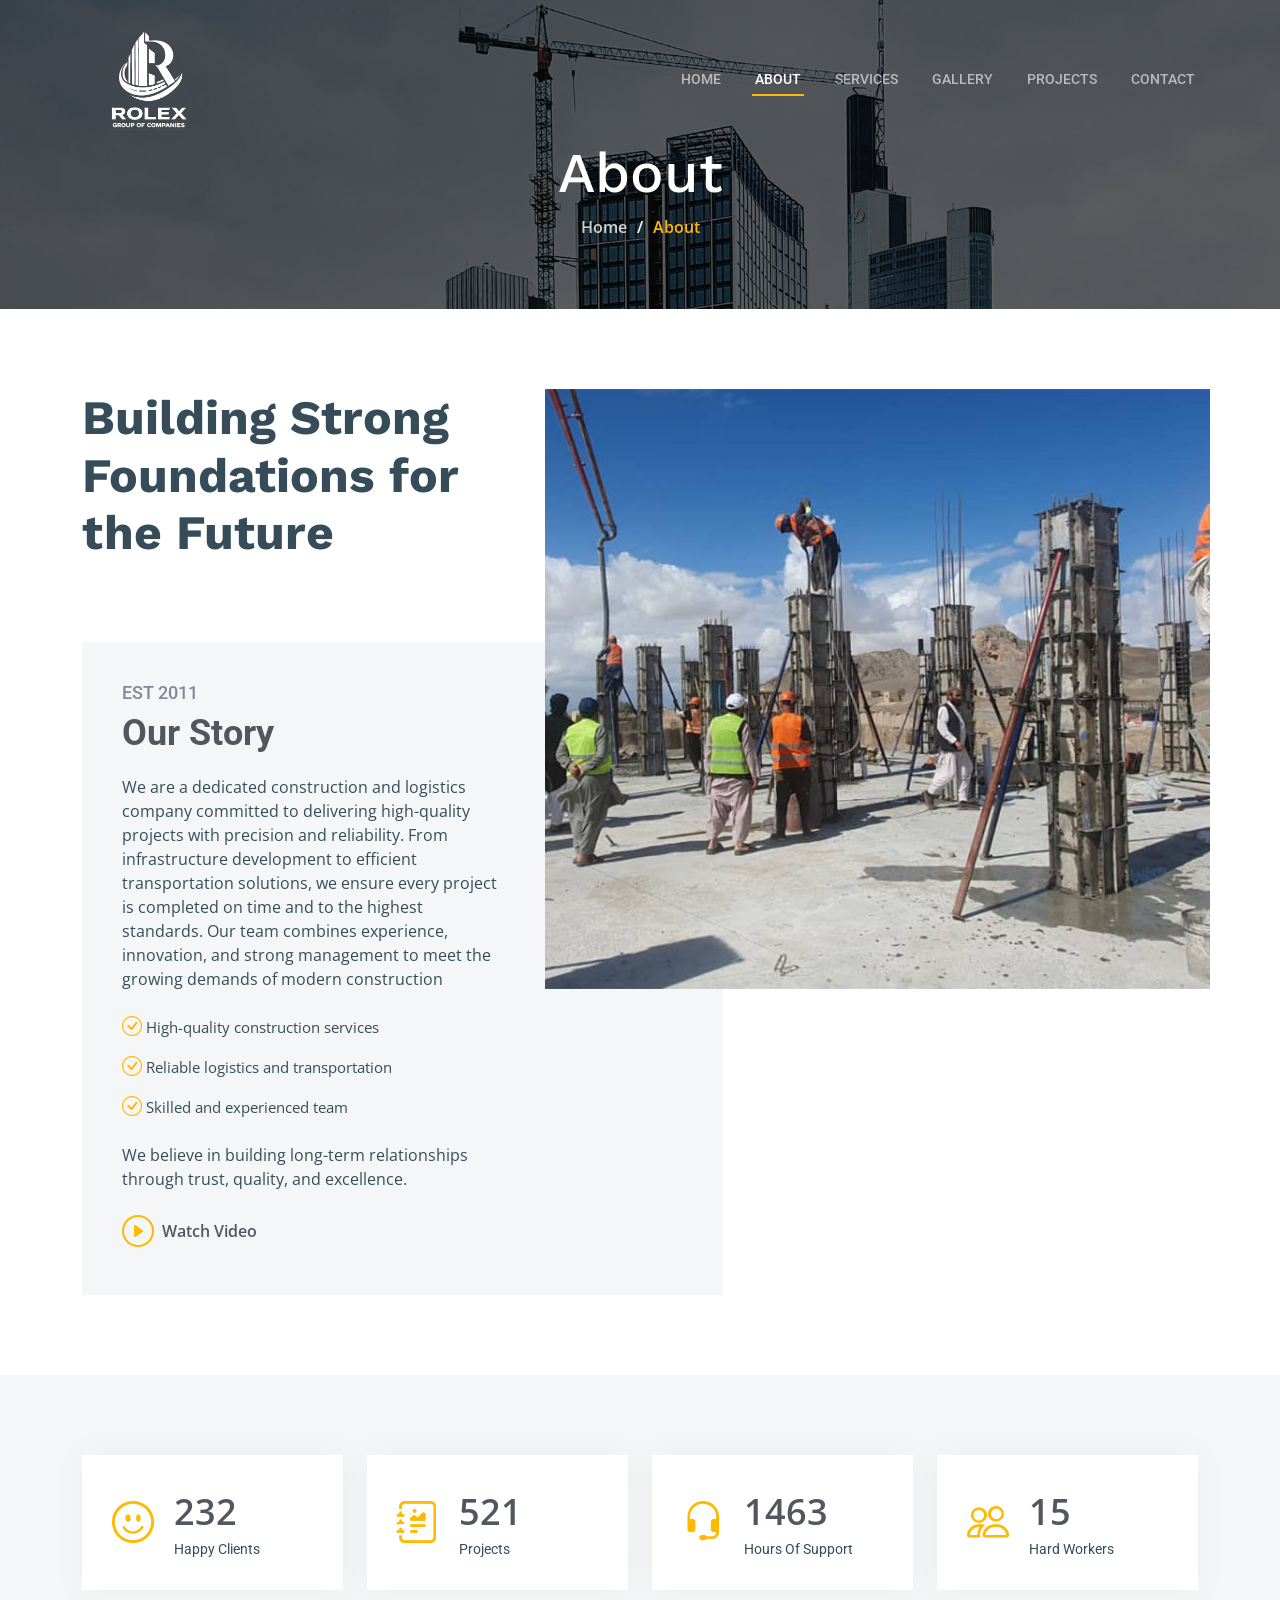
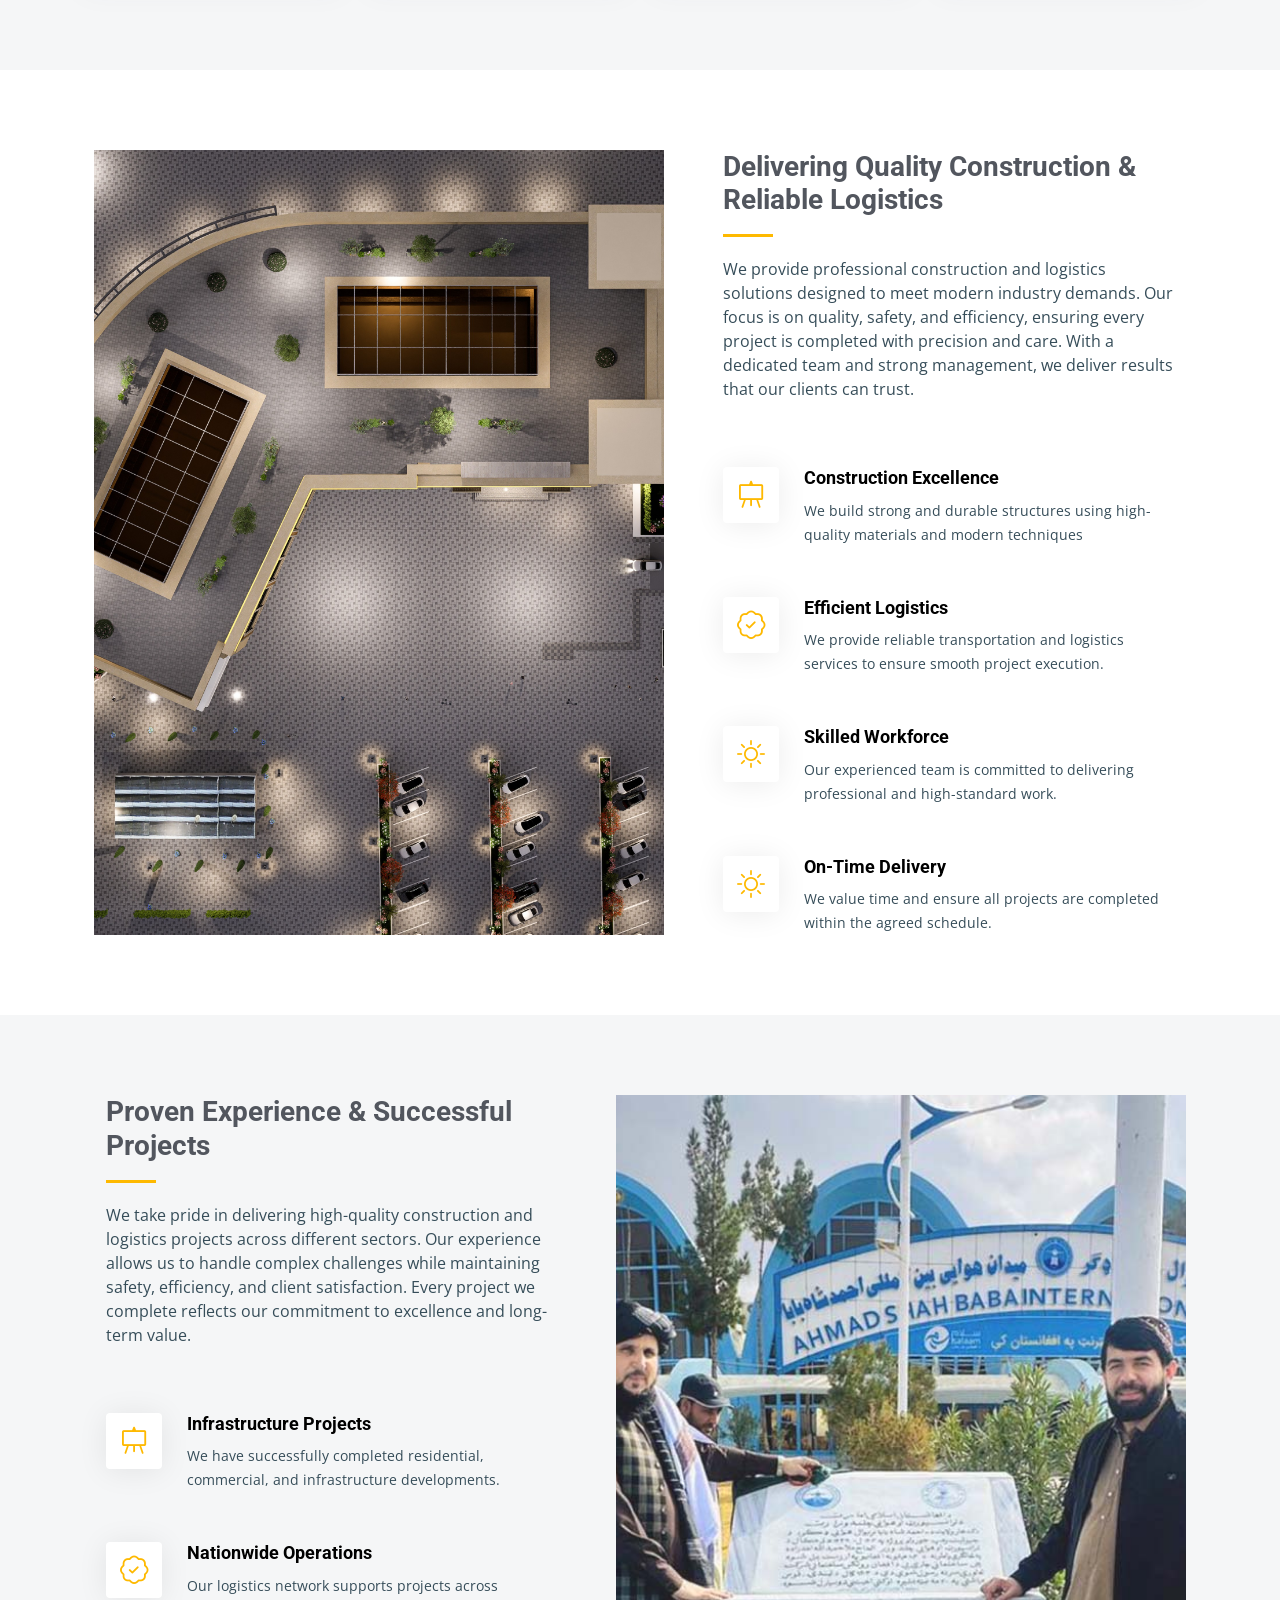
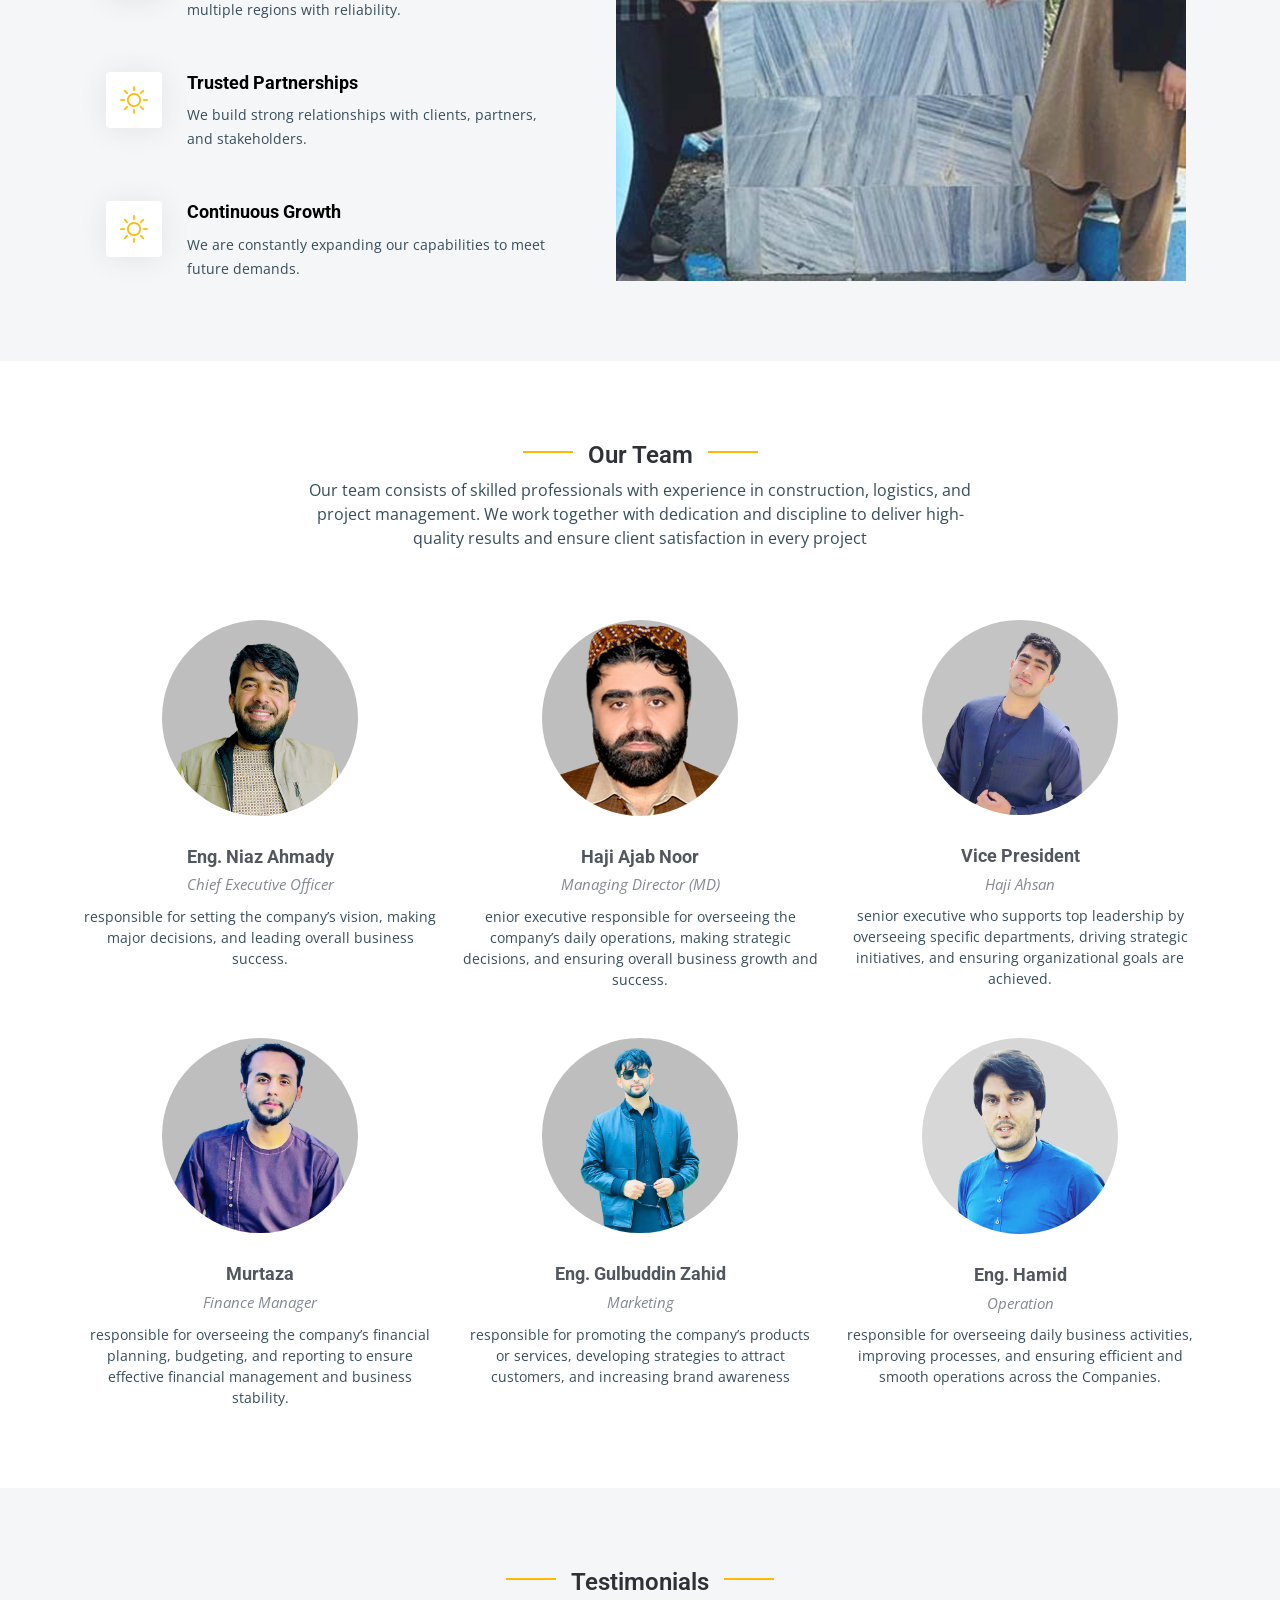
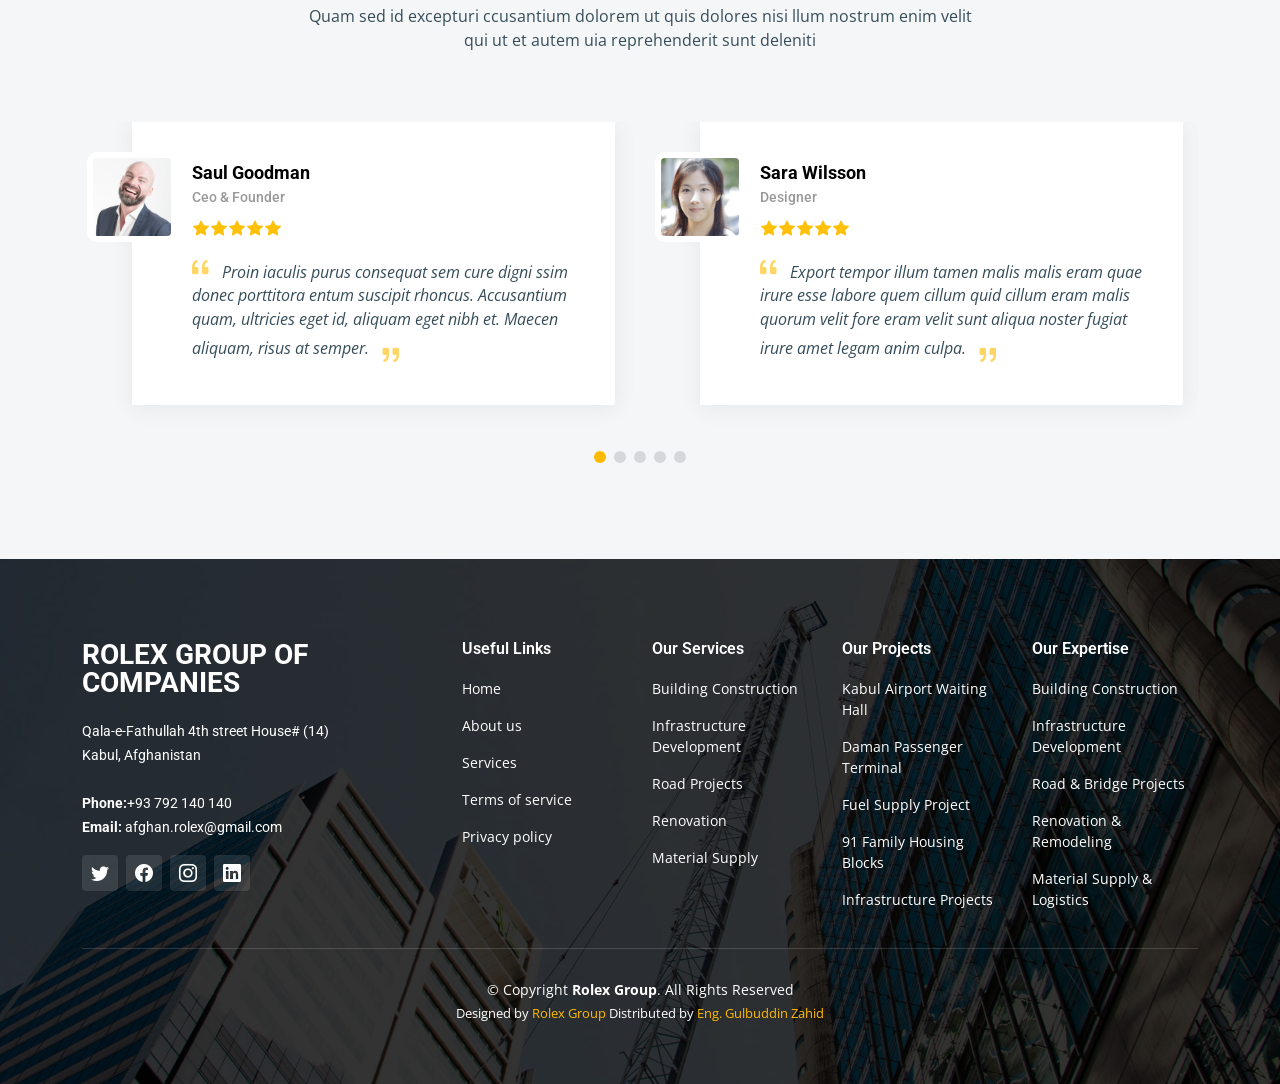
<file: about.html>
<!DOCTYPE html>
<html lang="en">

<head>
  <meta charset="utf-8">
  <meta content="width=device-width, initial-scale=1.0" name="viewport">

  <title>Rolex Group</title>
  <meta content="" name="description">
  <meta content="" name="keywords">

  <!-- Favicons -->
  <link href="assets/img/favicon.png" rel="icon">
  <link href="assets/img/apple-touch-icon.png" rel="apple-touch-icon">

  <!-- Google Fonts -->
  <link rel="preconnect" href="https://fonts.googleapis.com">
  <link rel="preconnect" href="https://fonts.gstatic.com" crossorigin>
  <link
    href="https://fonts.googleapis.com/css2?family=Open+Sans:ital,wght@0,300;0,400;0,500;0,600;0,700;1,300;1,400;1,600;1,700&family=Roboto:ital,wght@0,300;0,400;0,500;0,600;0,700;1,300;1,400;1,500;1,600;1,700&family=Work+Sans:ital,wght@0,300;0,400;0,500;0,600;0,700;1,300;1,400;1,500;1,600;1,700&display=swap"
    rel="stylesheet">

  <!-- Vendor CSS Files -->
  <link href="assets/vendor/bootstrap/css/bootstrap.min.css" rel="stylesheet">
  <link href="assets/vendor/bootstrap-icons/bootstrap-icons.css" rel="stylesheet">
  <link href="assets/vendor/fontawesome-free/css/all.min.css" rel="stylesheet">
  <link href="assets/vendor/aos/aos.css" rel="stylesheet">
  <link href="assets/vendor/glightbox/css/glightbox.min.css" rel="stylesheet">
  <link href="assets/vendor/swiper/swiper-bundle.min.css" rel="stylesheet">

  <!-- Template Main CSS File -->
  <link href="assets/css/main.css" rel="stylesheet">

  <!-- =======================================================
  * Template Name: UpConstruction - v1.3.0
  * Template URL: https://bootstrapmade.com/upconstruction-bootstrap-construction-website-template/
  * Author: BootstrapMade.com
  * License: https://bootstrapmade.com/license/
  ======================================================== -->
</head>

<body>

  <!-- ======= Header ======= -->
  <header id="header" class="header d-flex align-items-center">
    <div class="container-fluid container-xl d-flex align-items-center justify-content-between">

      <a href="index.html" class="logo d-flex align-items-center">
        <!-- Uncomment the line below if you also wish to use an image logo -->
       <img src="assets/img/logo.png" alt=""> 
        <h1><span></span></h1>
      </a>

      <i class="mobile-nav-toggle mobile-nav-show bi bi-list"></i>
      <i class="mobile-nav-toggle mobile-nav-hide d-none bi bi-x"></i>
      <nav id="navbar" class="navbar">
        <ul>
          <li><a href="index.html">Home</a></li>
          <li><a href="about.html" class="active">About</a></li>
          <li><a href="services.html">Services</a></li>
          <li><a href="projects.html">Gallery</a></li>
          <li><a href="blog.html">Projects</a></li>
        <!--  <li class="dropdown"><a href="#"><span>Dropdown</span> <i
                class="bi bi-chevron-down dropdown-indicator"></i></a>
            <ul>
              <li><a href="#">Dropdown 1</a></li>
              <li class="dropdown"><a href="#"><span>Deep Dropdown</span> <i
                    class="bi bi-chevron-down dropdown-indicator"></i></a>
                <ul>
                  <li><a href="#">Deep Dropdown 1</a></li>
                  <li><a href="#">Deep Dropdown 2</a></li>
                  <li><a href="#">Deep Dropdown 3</a></li>
                  <li><a href="#">Deep Dropdown 4</a></li>
                  <li><a href="#">Deep Dropdown 5</a></li>
                </ul>
              </li>
              <li><a href="#">Dropdown 2</a></li>
              <li><a href="#">Dropdown 3</a></li>
              <li><a href="#">Dropdown 4</a></li>
            </ul>
          </li> -->
          <li><a href="contact.html">Contact</a></li>
        </ul>
      </nav><!-- .navbar -->

    </div>
  </header><!-- End Header -->

  <main id="main">

    <!-- ======= Breadcrumbs ======= -->
    <div class="breadcrumbs d-flex align-items-center" style="background-image: url('assets/img/breadcrumbs-bg.jpg');">
      <div class="container position-relative d-flex flex-column align-items-center" data-aos="fade">

        <h2>About</h2>
        <ol>
          <li><a href="index.html">Home</a></li>
          <li>About</li>
        </ol>

      </div>
    </div><!-- End Breadcrumbs -->

    <!-- ======= About Section ======= -->
    <section id="about" class="about">
      <div class="container" data-aos="fade-up">

        <div class="row position-relative">

          <div class="col-lg-7 about-img" style="background-image: url(assets/img/about.jpg);"></div>

          <div class="col-lg-7">
            <h2>Building Strong Foundations for the Future</h2>
            <div class="our-story">
              <h4>Est 2011</h4>
              <h3>Our Story</h3>
              <p>We are a dedicated construction and logistics company committed to delivering high-quality projects with precision and reliability. 
                From infrastructure development to efficient transportation solutions, we ensure every project is completed on time and to the highest
                standards. Our team combines experience,
                innovation, and strong management to meet the growing demands of modern construction</p>
              <ul>
                <li><i class="bi bi-check-circle"></i> <span>High-quality construction services</span></li>
                <li><i class="bi bi-check-circle"></i> <span>Reliable logistics and transportation</span></li>
                <li><i class="bi bi-check-circle"></i> <span>Skilled and experienced team</span></li>
              </ul>
              <p>We believe in building long-term relationships through trust, quality, and excellence.</p>

              <div class="watch-video d-flex align-items-center position-relative">
                <i class="bi bi-play-circle"></i>
                <a href="https://www.youtube.com/watch?v=LXb3EKWsInQ" class="glightbox stretched-link">Watch Video</a>
              </div>
            </div>
          </div>

        </div>

      </div>
    </section>
    <!-- End About Section -->

    <!-- ======= Stats Counter Section ======= -->
    <section id="stats-counter" class="stats-counter section-bg">
      <div class="container">

        <div class="row gy-4">

          <div class="col-lg-3 col-md-6">
            <div class="stats-item d-flex align-items-center w-100 h-100">
              <i class="bi bi-emoji-smile color-blue flex-shrink-0"></i>
              <div>
                <span data-purecounter-start="0" data-purecounter-end="232" data-purecounter-duration="1"
                  class="purecounter"></span>
                <p>Happy Clients</p>
              </div>
            </div>
          </div><!-- End Stats Item -->

          <div class="col-lg-3 col-md-6">
            <div class="stats-item d-flex align-items-center w-100 h-100">
              <i class="bi bi-journal-richtext color-orange flex-shrink-0"></i>
              <div>
                <span data-purecounter-start="0" data-purecounter-end="521" data-purecounter-duration="1"
                  class="purecounter"></span>
                <p>Projects</p>
              </div>
            </div>
          </div><!-- End Stats Item -->

          <div class="col-lg-3 col-md-6">
            <div class="stats-item d-flex align-items-center w-100 h-100">
              <i class="bi bi-headset color-green flex-shrink-0"></i>
              <div>
                <span data-purecounter-start="0" data-purecounter-end="1463" data-purecounter-duration="1"
                  class="purecounter"></span>
                <p>Hours Of Support</p>
              </div>
            </div>
          </div><!-- End Stats Item -->

          <div class="col-lg-3 col-md-6">
            <div class="stats-item d-flex align-items-center w-100 h-100">
              <i class="bi bi-people color-pink flex-shrink-0"></i>
              <div>
                <span data-purecounter-start="0" data-purecounter-end="15" data-purecounter-duration="1"
                  class="purecounter"></span>
                <p>Hard Workers</p>
              </div>
            </div>
          </div><!-- End Stats Item -->

        </div>

      </div>
    </section><!-- End Stats Counter Section -->

    <!-- ======= Alt Services Section ======= -->
    <section id="alt-services" class="alt-services">
      <div class="container" data-aos="fade-up">

        <div class="row justify-content-around gy-4">
          <div class="col-lg-6 img-bg" style="background-image: url(assets/img/alt-services.jpg);" data-aos="zoom-in"
            data-aos-delay="100"></div>

          <div class="col-lg-5 d-flex flex-column justify-content-center">
            <h3>Delivering Quality Construction & Reliable Logistics</h3>
            <p>We provide professional construction and logistics solutions designed to meet modern industry demands. Our focus is on quality, 
              safety, and efficiency, ensuring every project is completed with precision and care.
              With a dedicated team and strong management, we deliver results that our clients can trust.</p>

            <div class="icon-box d-flex position-relative" data-aos="fade-up" data-aos-delay="100">
              <i class="bi bi-easel flex-shrink-0"></i>
              <div>
                <h4><a href="" class="stretched-link">Construction Excellence</a></h4>
                <p>We build strong and durable structures using high-quality materials and modern techniques</p>
              </div>
            </div><!-- End Icon Box -->

            <div class="icon-box d-flex position-relative" data-aos="fade-up" data-aos-delay="200">
              <i class="bi bi-patch-check flex-shrink-0"></i>
              <div>
                <h4><a href="" class="stretched-link">Efficient Logistics</a></h4>
                <p>We provide reliable transportation and logistics services to ensure smooth project execution.</p>
              </div>
            </div><!-- End Icon Box -->

            <div class="icon-box d-flex position-relative" data-aos="fade-up" data-aos-delay="300">
              <i class="bi bi-brightness-high flex-shrink-0"></i>
              <div>
                <h4><a href="" class="stretched-link">Skilled Workforce</a></h4>
                <p>Our experienced team is committed to delivering professional and high-standard work.</p>
              </div>
            </div><!-- End Icon Box -->

            <div class="icon-box d-flex position-relative" data-aos="fade-up" data-aos-delay="400">
              <i class="bi bi-brightness-high flex-shrink-0"></i>
              <div>
                <h4><a href="" class="stretched-link">On-Time Delivery</a></h4>
                <p>We value time and ensure all projects are completed within the agreed schedule.</p>
              </div>
            </div><!-- End Icon Box -->

          </div>
        </div>

      </div>
    </section><!-- End Alt Services Section -->

    <!-- ======= Alt Services Section 2 ======= -->
    <section id="alt-services-2" class="alt-services section-bg">
      <div class="container" data-aos="fade-up">

        <div class="row justify-content-around gy-4">
          <div class="col-lg-5 d-flex flex-column justify-content-center">
            <h3>Proven Experience & Successful Projects</h3>
            <p>We take pride in delivering high-quality construction and logistics projects across different sectors. Our experience allows us to handle complex challenges
              while maintaining safety, efficiency, and client satisfaction. Every project we complete reflects our commitment to excellence and long-term value.</p>

            <div class="icon-box d-flex position-relative" data-aos="fade-up" data-aos-delay="100">
              <i class="bi bi-easel flex-shrink-0"></i>
              <div>
                <h4><a href="" class="stretched-link">Infrastructure Projects</a></h4>
                <p>We have successfully completed residential, commercial, and infrastructure developments.</p>
              </div>
            </div><!-- End Icon Box -->

            <div class="icon-box d-flex position-relative" data-aos="fade-up" data-aos-delay="200">
              <i class="bi bi-patch-check flex-shrink-0"></i>
              <div>
                <h4><a href="" class="stretched-link">Nationwide Operations</a></h4>
                <p>Our logistics network supports projects across multiple regions with reliability.</p>
              </div>
            </div><!-- End Icon Box -->

            <div class="icon-box d-flex position-relative" data-aos="fade-up" data-aos-delay="300">
              <i class="bi bi-brightness-high flex-shrink-0"></i>
              <div>
                <h4><a href="" class="stretched-link">Trusted Partnerships</a></h4>
                <p>We build strong relationships with clients, partners, and stakeholders.</p>
              </div>
            </div><!-- End Icon Box -->

            <div class="icon-box d-flex position-relative" data-aos="fade-up" data-aos-delay="400">
              <i class="bi bi-brightness-high flex-shrink-0"></i>
              <div>
                <h4><a href="" class="stretched-link">Continuous Growth</a></h4>
                <p>We are constantly expanding our capabilities to meet future demands.</p>
              </div>
            </div><!-- End Icon Box -->
          </div>

          <div class="col-lg-6 img-bg" style="background-image: url(assets/img/alt-services-2.jpg);" data-aos="zoom-in"
            data-aos-delay="100"></div>
        </div>

      </div>
    </section><!-- End Alt Services Section 2 -->

    <!-- ======= Our Team Section ======= -->
    <section id="team" class="team">
      <div class="container" data-aos="fade-up">

        <div class="section-header">
          <h2>Our Team</h2>
          <p>Our team consists of skilled professionals with experience in construction, logistics, and project management. 
            We work together with dedication and discipline to deliver high-quality results and ensure client satisfaction in every project</p>
        </div>

        <div class="row gy-5">

          <div class="col-lg-4 col-md-6 member" data-aos="fade-up" data-aos-delay="100">
            <div class="member-img">
              <img src="assets/img/team/team-1.jpg" class="img-fluid" alt="">
              <div class="social">
                <a href="#"><i class="bi bi-twitter"></i></a>
                <a href="#"><i class="bi bi-facebook"></i></a>
                <a href="#"><i class="bi bi-instagram"></i></a>
                <a href="#"><i class="bi bi-linkedin"></i></a>
              </div>
            </div>
            <div class="member-info text-center">
              <h4>Eng. Niaz Ahmady</h4>
              <span>Chief Executive Officer</span>
              <p>responsible for setting the company’s vision, making major decisions, and leading overall business success.
              </p>
            </div>
          </div><!-- End Team Member -->

          <div class="col-lg-4 col-md-6 member" data-aos="fade-up" data-aos-delay="200">
            <div class="member-img">
              <img src="assets/img/team/team-2.jpg" class="img-fluid" alt="">
              <div class="social">
                <a href="#"><i class="bi bi-twitter"></i></a>
                <a href="#"><i class="bi bi-facebook"></i></a>
                <a href="#"><i class="bi bi-instagram"></i></a>
                <a href="#"><i class="bi bi-linkedin"></i></a>
              </div>
            </div>
            <div class="member-info text-center">
              <h4>Haji Ajab Noor</h4>
              <span>Managing Director (MD)</span>
              <p>enior executive responsible for overseeing the company’s daily operations, making strategic decisions, and ensuring overall business growth and success.</p>
            </div>
          </div><!-- End Team Member -->

          <div class="col-lg-4 col-md-6 member" data-aos="fade-up" data-aos-delay="300">
            <div class="member-img">
              <img src="assets/img/team/team-3.jpg" class="img-fluid" alt="">
              <div class="social">
                <a href="#"><i class="bi bi-twitter"></i></a>
                <a href="#"><i class="bi bi-facebook"></i></a>
                <a href="#"><i class="bi bi-instagram"></i></a>
                <a href="#"><i class="bi bi-linkedin"></i></a>
              </div>
            </div>
            <div class="member-info text-center">
              <h4>Vice President</h4>
              <span>Haji Ahsan</span>
              <p>senior executive who supports top leadership by overseeing specific departments, driving strategic initiatives, and ensuring organizational goals are achieved.</p>
            </div>
          </div><!-- End Team Member -->

          <div class="col-lg-4 col-md-6 member" data-aos="fade-up" data-aos-delay="400">
            <div class="member-img">
              <img src="assets/img/team/team-4.jpg" class="img-fluid" alt="">
              <div class="social">
                <a href="#"><i class="bi bi-twitter"></i></a>
                <a href="#"><i class="bi bi-facebook"></i></a>
                <a href="#"><i class="bi bi-instagram"></i></a>
                <a href="#"><i class="bi bi-linkedin"></i></a>
              </div>
            </div>
            <div class="member-info text-center">
              <h4>Murtaza </h4>
              <span>Finance Manager</span>
              <p>responsible for overseeing the company’s financial planning, budgeting, and reporting to ensure effective financial management and business stability.</p>
            </div>
          </div><!-- End Team Member -->

          <div class="col-lg-4 col-md-6 member" data-aos="fade-up" data-aos-delay="500">
            <div class="member-img">
              <img src="assets/img/team/team-5.jpg" class="img-fluid" alt="">
              <div class="social">
                <a href="#"><i class="bi bi-twitter"></i></a>
                <a href="#"><i class="bi bi-facebook"></i></a>
                <a href="#"><i class="bi bi-instagram"></i></a>
                <a href="#"><i class="bi bi-linkedin"></i></a>
              </div>
            </div>
            <div class="member-info text-center">
              <h4>Eng. Gulbuddin Zahid</h4>
              <span>Marketing</span>
              <p>responsible for promoting the company’s products or services, developing strategies to attract customers, and increasing brand awareness</p>
            </div>
          </div><!-- End Team Member -->

          <div class="col-lg-4 col-md-6 member" data-aos="fade-up" data-aos-delay="600">
            <div class="member-img">
              <img src="assets/img/team/team-6.jpg" class="img-fluid" alt="">
              <div class="social">
                <a href="#"><i class="bi bi-twitter"></i></a>
                <a href="#"><i class="bi bi-facebook"></i></a>
                <a href="#"><i class="bi bi-instagram"></i></a>
                <a href="#"><i class="bi bi-linkedin"></i></a>
              </div>
            </div>
            <div class="member-info text-center">
              <h4>Eng. Hamid</h4>
              <span>Operation</span>
              <p>responsible for overseeing daily business activities, improving processes, and ensuring efficient and smooth operations across the Companies.</p>
            </div>
          </div><!-- End Team Member -->

        </div>

      </div>
    </section><!-- End Our Team Section -->

    <!-- ======= Testimonials Section ======= -->
    <section id="testimonials" class="testimonials section-bg">
      <div class="container" data-aos="fade-up">

        <div class="section-header">
          <h2>Testimonials</h2>
          <p>Quam sed id excepturi ccusantium dolorem ut quis dolores nisi llum nostrum enim velit qui ut et autem uia
            reprehenderit sunt deleniti</p>
        </div>

        <div class="slides-2 swiper">
          <div class="swiper-wrapper">

            <div class="swiper-slide">
              <div class="testimonial-wrap">
                <div class="testimonial-item">
                  <img src="assets/img/testimonials/testimonials-1.jpg" class="testimonial-img" alt="">
                  <h3>Saul Goodman</h3>
                  <h4>Ceo &amp; Founder</h4>
                  <div class="stars">
                    <i class="bi bi-star-fill"></i><i class="bi bi-star-fill"></i><i class="bi bi-star-fill"></i><i
                      class="bi bi-star-fill"></i><i class="bi bi-star-fill"></i>
                  </div>
                  <p>
                    <i class="bi bi-quote quote-icon-left"></i>
                    Proin iaculis purus consequat sem cure digni ssim donec porttitora entum suscipit rhoncus.
                    Accusantium quam, ultricies eget id, aliquam eget nibh et. Maecen aliquam, risus at semper.
                    <i class="bi bi-quote quote-icon-right"></i>
                  </p>
                </div>
              </div>
            </div><!-- End testimonial item -->

            <div class="swiper-slide">
              <div class="testimonial-wrap">
                <div class="testimonial-item">
                  <img src="assets/img/testimonials/testimonials-2.jpg" class="testimonial-img" alt="">
                  <h3>Sara Wilsson</h3>
                  <h4>Designer</h4>
                  <div class="stars">
                    <i class="bi bi-star-fill"></i><i class="bi bi-star-fill"></i><i class="bi bi-star-fill"></i><i
                      class="bi bi-star-fill"></i><i class="bi bi-star-fill"></i>
                  </div>
                  <p>
                    <i class="bi bi-quote quote-icon-left"></i>
                    Export tempor illum tamen malis malis eram quae irure esse labore quem cillum quid cillum eram malis
                    quorum velit fore eram velit sunt aliqua noster fugiat irure amet legam anim culpa.
                    <i class="bi bi-quote quote-icon-right"></i>
                  </p>
                </div>
              </div>
            </div><!-- End testimonial item -->

            <div class="swiper-slide">
              <div class="testimonial-wrap">
                <div class="testimonial-item">
                  <img src="assets/img/testimonials/testimonials-3.jpg" class="testimonial-img" alt="">
                  <h3>Jena Karlis</h3>
                  <h4>Store Owner</h4>
                  <div class="stars">
                    <i class="bi bi-star-fill"></i><i class="bi bi-star-fill"></i><i class="bi bi-star-fill"></i><i
                      class="bi bi-star-fill"></i><i class="bi bi-star-fill"></i>
                  </div>
                  <p>
                    <i class="bi bi-quote quote-icon-left"></i>
                    Enim nisi quem export duis labore cillum quae magna enim sint quorum nulla quem veniam duis minim
                    tempor labore quem eram duis noster aute amet eram fore quis sint minim.
                    <i class="bi bi-quote quote-icon-right"></i>
                  </p>
                </div>
              </div>
            </div><!-- End testimonial item -->

            <div class="swiper-slide">
              <div class="testimonial-wrap">
                <div class="testimonial-item">
                  <img src="assets/img/testimonials/testimonials-4.jpg" class="testimonial-img" alt="">
                  <h3>Matt Brandon</h3>
                  <h4>Freelancer</h4>
                  <div class="stars">
                    <i class="bi bi-star-fill"></i><i class="bi bi-star-fill"></i><i class="bi bi-star-fill"></i><i
                      class="bi bi-star-fill"></i><i class="bi bi-star-fill"></i>
                  </div>
                  <p>
                    <i class="bi bi-quote quote-icon-left"></i>
                    Fugiat enim eram quae cillum dolore dolor amet nulla culpa multos export minim fugiat minim velit
                    minim dolor enim duis veniam ipsum anim magna sunt elit fore quem dolore labore illum veniam.
                    <i class="bi bi-quote quote-icon-right"></i>
                  </p>
                </div>
              </div>
            </div><!-- End testimonial item -->

            <div class="swiper-slide">
              <div class="testimonial-wrap">
                <div class="testimonial-item">
                  <img src="assets/img/testimonials/testimonials-5.jpg" class="testimonial-img" alt="">
                  <h3>John Larson</h3>
                  <h4>Entrepreneur</h4>
                  <div class="stars">
                    <i class="bi bi-star-fill"></i><i class="bi bi-star-fill"></i><i class="bi bi-star-fill"></i><i
                      class="bi bi-star-fill"></i><i class="bi bi-star-fill"></i>
                  </div>
                  <p>
                    <i class="bi bi-quote quote-icon-left"></i>
                    Quis quorum aliqua sint quem legam fore sunt eram irure aliqua veniam tempor noster veniam enim
                    culpa labore duis sunt culpa nulla illum cillum fugiat legam esse veniam culpa fore nisi cillum
                    quid.
                    <i class="bi bi-quote quote-icon-right"></i>
                  </p>
                </div>
              </div>
            </div><!-- End testimonial item -->

          </div>
          <div class="swiper-pagination"></div>
        </div>

      </div>
    </section><!-- End Testimonials Section -->

  </main><!-- End #main -->

   <!-- ======= Footer ======= -->
  <footer id="footer" class="footer">

    <div class="footer-content position-relative">
      <div class="container">
        <div class="row">

          <div class="col-lg-4 col-md-6">
            <div class="footer-info">
              <h3>Rolex Group of Companies</h3>
              <p>
                Qala-e-Fathullah 4th street House# (14) <br>
                Kabul, Afghanistan<br><br>
                <strong>Phone:</strong>+93 792 140 140 <br>
                <strong>Email:</strong> afghan.rolex@gmail.com<br>
              </p>
              <div class="social-links d-flex mt-3">
                <a href="#" class="d-flex align-items-center justify-content-center"><i class="bi bi-twitter"></i></a>
                <a href="#" class="d-flex align-items-center justify-content-center"><i class="bi bi-facebook"></i></a>
                <a href="#" class="d-flex align-items-center justify-content-center"><i class="bi bi-instagram"></i></a>
                <a href="#" class="d-flex align-items-center justify-content-center"><i class="bi bi-linkedin"></i></a>
              </div>
            </div>
          </div><!-- End footer info column-->

          <div class="col-lg-2 col-md-3 footer-links">
            <h4>Useful Links</h4>
            <ul>
              <li>Home</li>
              <li>About us</li>
              <li>Services</li>
              <li>Terms of service</li>
              <li>Privacy policy</li>
            </ul>
          </div><!-- End footer links column-->

          <div class="col-lg-2 col-md-3 footer-links">
            <h4>Our Services</h4>
            <ul>
              <li>Building Construction</li>
              <li>Infrastructure Development</li>
              <li>Road Projects</li>
              <li>Renovation</li>
              <li>Material Supply</li>
            </ul>
          </div><!-- End footer links column-->

          <div class="col-lg-2 col-md-3 footer-links">
            <h4>Our Projects</h4>
            <ul>
              <li>Kabul Airport Waiting Hall</li>
              <li>Daman Passenger Terminal</li>
              <li>Fuel Supply Project</li>
              <li>91 Family Housing Blocks</li>
              <li>Infrastructure Projects</li>
            </ul>
          </div><!-- End footer links column-->

          <div class="col-lg-2 col-md-3 footer-links">
            <h4>Our Expertise</h4>
            <ul>
              <li>Building Construction</li>
              <li>Infrastructure Development</li>
              <li>Road & Bridge Projects</li>
              <li>Renovation & Remodeling</li>
              <li>Material Supply & Logistics</li>
            </ul>
          </div><!-- End footer links column-->

        </div>
      </div>
    </div>

    <div class="footer-legal text-center position-relative">
      <div class="container">
        <div class="copyright">
          &copy; Copyright <strong><span>Rolex Group</span></strong>. All Rights Reserved
        </div>
        <div class="credits">
          <!-- All the links in the footer should remain intact. -->
          <!-- You can delete the links only if you purchased the pro version. -->
          <!-- Licensing information: https://bootstrapmade.com/license/ -->
          <!-- Purchase the pro version with working PHP/AJAX contact form: https://bootstrapmade.com/upconstruction-bootstrap-construction-website-template/ -->
          Designed by <a href="https://bootstrapmade.com/">Rolex Group</a> Distributed by <a
            href="https://themewagon.com">Eng. Gulbuddin Zahid</a>
        </div>
      </div>
    </div>

  </footer>
  <!-- End Footer -->

  <a href="#" class="scroll-top d-flex align-items-center justify-content-center"><i
      class="bi bi-arrow-up-short"></i></a>

  <div id="preloader"></div>

 <!-- Vendor JS Files -->
  <script src="assets/vendor/bootstrap/js/bootstrap.bundle.min.js"></script>
  <script src="assets/vendor/aos/aos.js"></script>
  <script src="assets/vendor/glightbox/js/glightbox.min.js"></script>
  <script src="assets/vendor/isotope-layout/isotope.pkgd.min.js"></script>
  <script src="assets/vendor/swiper/swiper-bundle.min.js"></script>
  <script src="assets/vendor/purecounter/purecounter_vanilla.js"></script>
  <script src="assets/vendor/php-email-form/validate.js"></script>

  <!-- Template Main JS File -->
  <script src="assets/js/main.js"></script>

</body>

</html>
</file>
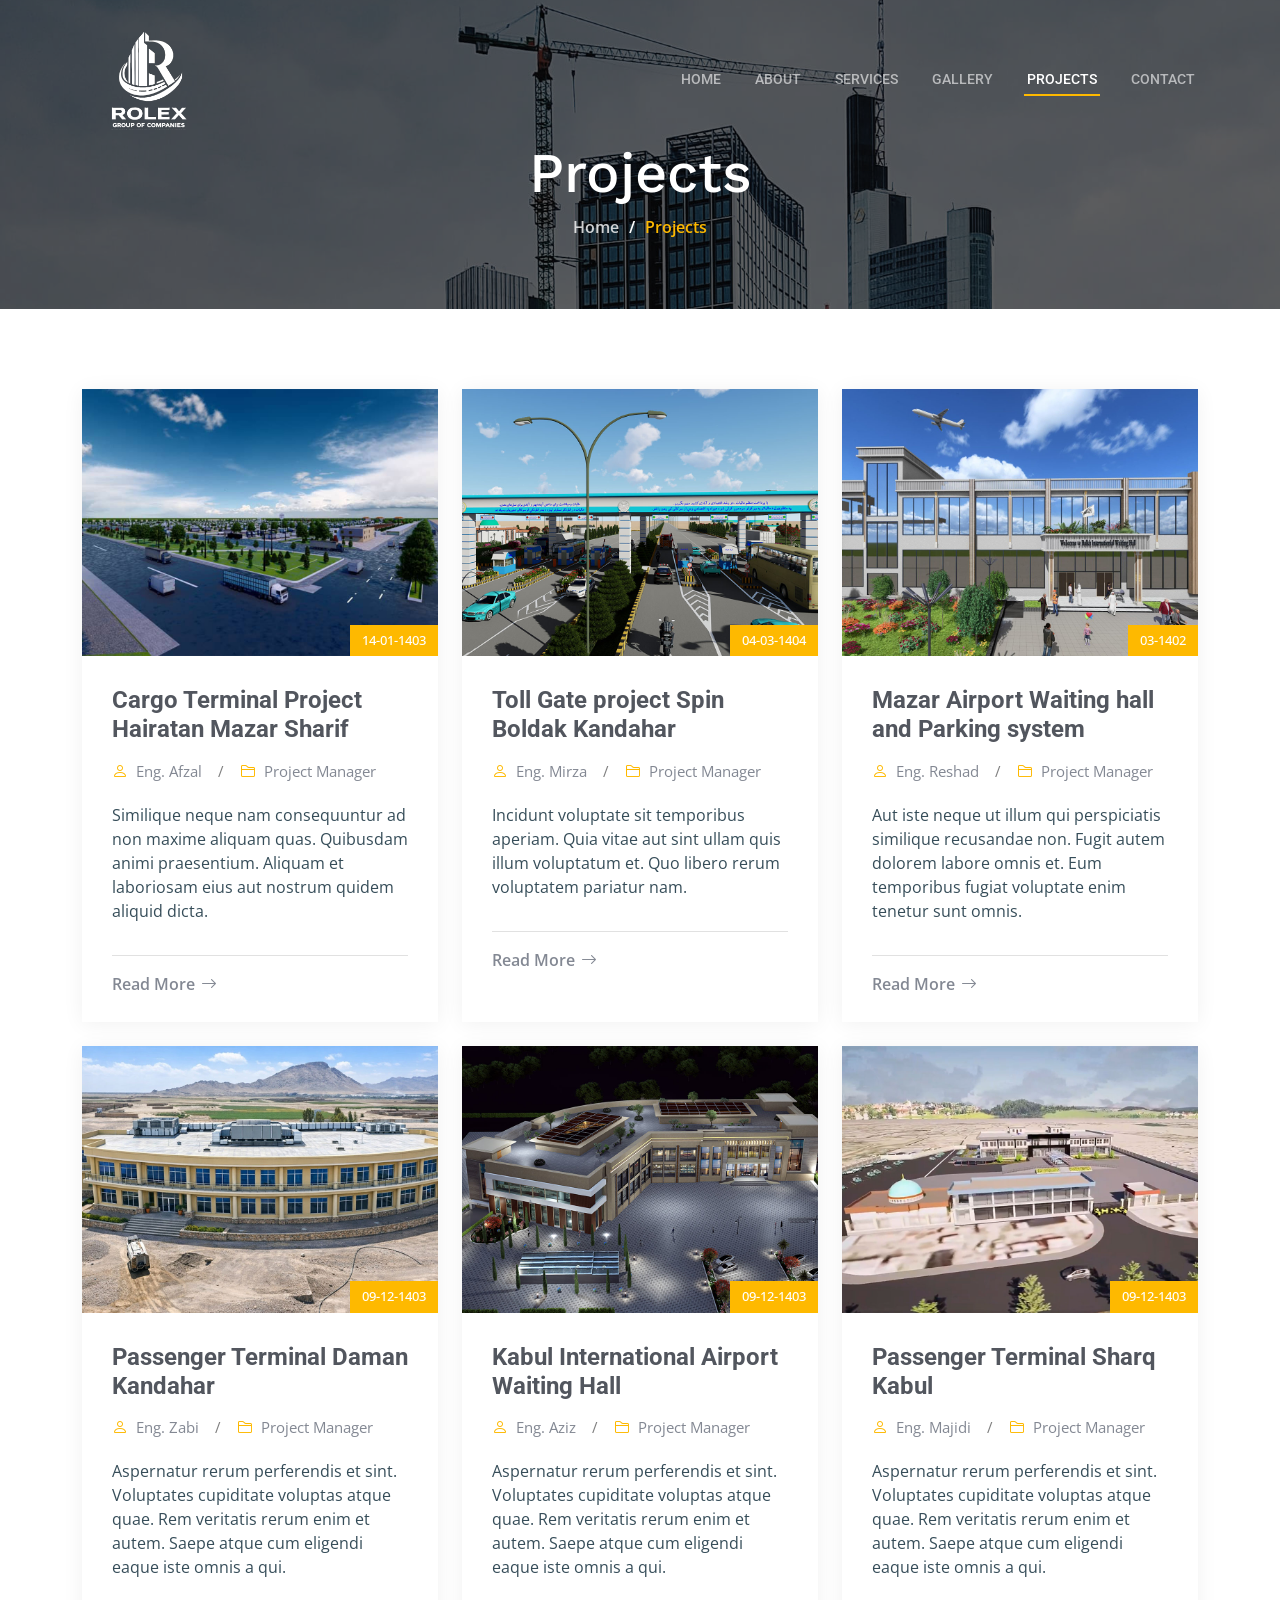
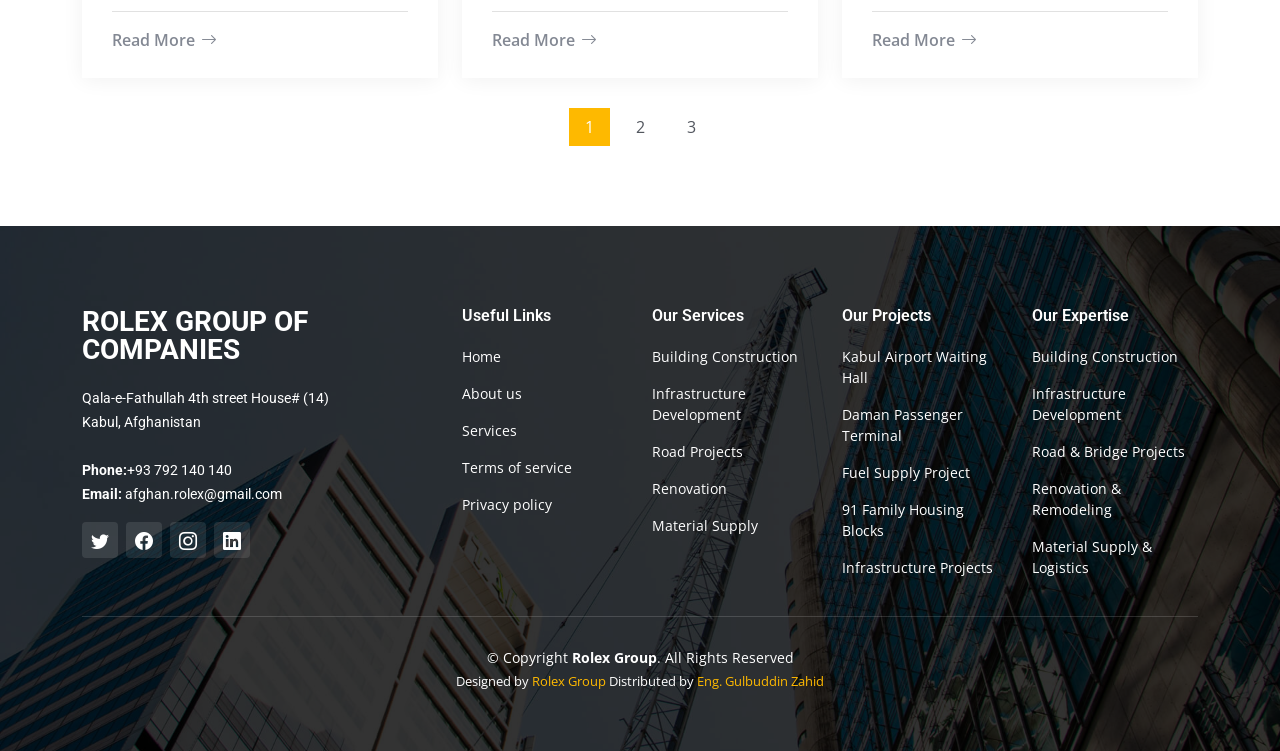
<file: blog.html>
<!DOCTYPE html>
<html lang="en">

<head>
  <meta charset="utf-8">
  <meta content="width=device-width, initial-scale=1.0" name="viewport">

  <title>Rolex Group</title>
  <meta content="" name="description">
  <meta content="" name="keywords">

  <!-- Favicons -->
  <link href="assets/img/favicon.png" rel="icon">
  <link href="assets/img/apple-touch-icon.png" rel="apple-touch-icon">

  <!-- Google Fonts -->
  <link rel="preconnect" href="https://fonts.googleapis.com">
  <link rel="preconnect" href="https://fonts.gstatic.com" crossorigin>
  <link
    href="https://fonts.googleapis.com/css2?family=Open+Sans:ital,wght@0,300;0,400;0,500;0,600;0,700;1,300;1,400;1,600;1,700&family=Roboto:ital,wght@0,300;0,400;0,500;0,600;0,700;1,300;1,400;1,500;1,600;1,700&family=Work+Sans:ital,wght@0,300;0,400;0,500;0,600;0,700;1,300;1,400;1,500;1,600;1,700&display=swap"
    rel="stylesheet">

  <!-- Vendor CSS Files -->
  <link href="assets/vendor/bootstrap/css/bootstrap.min.css" rel="stylesheet">
  <link href="assets/vendor/bootstrap-icons/bootstrap-icons.css" rel="stylesheet">
  <link href="assets/vendor/fontawesome-free/css/all.min.css" rel="stylesheet">
  <link href="assets/vendor/aos/aos.css" rel="stylesheet">
  <link href="assets/vendor/glightbox/css/glightbox.min.css" rel="stylesheet">
  <link href="assets/vendor/swiper/swiper-bundle.min.css" rel="stylesheet">

  <!-- Template Main CSS File -->
  <link href="assets/css/main.css" rel="stylesheet">

  <!-- =======================================================
  * Template Name: UpConstruction - v1.3.0
  * Template URL: https://bootstrapmade.com/upconstruction-bootstrap-construction-website-template/
  * Author: BootstrapMade.com
  * License: https://bootstrapmade.com/license/
  ======================================================== -->
</head>

<body>

  <!-- ======= Header ======= -->
  <header id="header" class="header d-flex align-items-center">
    <div class="container-fluid container-xl d-flex align-items-center justify-content-between">

      <a href="index.html" class="logo d-flex align-items-center">
        <!-- Uncomment the line below if you also wish to use an image logo -->
       <img src="assets/img/logo.png" alt=""> 
        <h1><span></span></h1>
      </a>

      <i class="mobile-nav-toggle mobile-nav-show bi bi-list"></i>
      <i class="mobile-nav-toggle mobile-nav-hide d-none bi bi-x"></i>
      <nav id="navbar" class="navbar">
        <ul>
          <li><a href="index.html">Home</a></li>
          <li><a href="about.html">About</a></li>
          <li><a href="services.html">Services</a></li>
          <li><a href="projects.html">Gallery</a></li>
          <li><a href="blog.html" class="active">Projects</a></li>
        <!--  <li class="dropdown"><a href="#"><span>Dropdown</span> <i
                class="bi bi-chevron-down dropdown-indicator"></i></a>
            <ul>
              <li><a href="#">Dropdown 1</a></li>
              <li class="dropdown"><a href="#"><span>Deep Dropdown</span> <i
                    class="bi bi-chevron-down dropdown-indicator"></i></a>
                <ul>
                  <li><a href="#">Deep Dropdown 1</a></li>
                  <li><a href="#">Deep Dropdown 2</a></li>
                  <li><a href="#">Deep Dropdown 3</a></li>
                  <li><a href="#">Deep Dropdown 4</a></li>
                  <li><a href="#">Deep Dropdown 5</a></li>
                </ul>
              </li>
              <li><a href="#">Dropdown 2</a></li>
              <li><a href="#">Dropdown 3</a></li>
              <li><a href="#">Dropdown 4</a></li>
            </ul>
          </li> -->
          <li><a href="contact.html">Contact</a></li>
        </ul>
      </nav><!-- .navbar -->

    </div>
  </header><!-- End Header -->

  <main id="main">

    <!-- ======= Breadcrumbs ======= -->
    <div class="breadcrumbs d-flex align-items-center" style="background-image: url('assets/img/breadcrumbs-bg.jpg');">
      <div class="container position-relative d-flex flex-column align-items-center" data-aos="fade">

        <h2>Projects</h2>
        <ol>
          <li><a href="index.html">Home</a></li>
          <li>Projects</li>
        </ol>

      </div>
    </div><!-- End Breadcrumbs -->

    <!-- ======= Blog Section ======= -->
    <section id="blog" class="blog">
      <div class="container" data-aos="fade-up" data-aos-delay="100">

        <div class="row gy-4 posts-list">

          <div class="col-xl-4 col-md-6">
            <div class="post-item position-relative h-100">

              <div class="post-img position-relative overflow-hidden">
                <img src="assets/img/blog/blog-1.jpg" class="img-fluid" alt="">
                <span class="post-date">14-01-1403</span>
              </div>

              <div class="post-content d-flex flex-column">

                <h3 class="post-title">Cargo Terminal Project Hairatan Mazar Sharif </h3>

                <div class="meta d-flex align-items-center">
                  <div class="d-flex align-items-center">
                    <i class="bi bi-person"></i> <span class="ps-2">Eng. Afzal</span>
                  </div>
                  <span class="px-3 text-black-50">/</span>
                  <div class="d-flex align-items-center">
                    <i class="bi bi-folder2"></i> <span class="ps-2">Project Manager</span>
                  </div>
                </div>

                <p>
                  Similique neque nam consequuntur ad non maxime aliquam quas. Quibusdam animi praesentium. Aliquam et
                  laboriosam eius aut nostrum quidem aliquid dicta.
                </p>

                <hr>

                <a href="projects/blog-details1.html" class="readmore stretched-link"><span>Read More</span><i
                    class="bi bi-arrow-right"></i></a>

              </div>

            </div>
          </div><!-- End post list item -->

          <div class="col-xl-4 col-md-6">
            <div class="post-item position-relative h-100">

              <div class="post-img position-relative overflow-hidden">
                <img src="assets/img/blog/blog-2.jpg" class="img-fluid" alt="">
                <span class="post-date">04-03-1404</span>
              </div>

              <div class="post-content d-flex flex-column">

                <h3 class="post-title">Toll Gate project Spin Boldak Kandahar</h3>

                <div class="meta d-flex align-items-center">
                  <div class="d-flex align-items-center">
                    <i class="bi bi-person"></i> <span class="ps-2">Eng. Mirza</span>
                  </div>
                  <span class="px-3 text-black-50">/</span>
                  <div class="d-flex align-items-center">
                    <i class="bi bi-folder2"></i> <span class="ps-2">Project Manager</span>
                  </div>
                </div>

                <p>
                  Incidunt voluptate sit temporibus aperiam. Quia vitae aut sint ullam quis illum voluptatum et. Quo
                  libero rerum voluptatem pariatur nam.
                </p>

                <hr>

                <a href="projects/blog-details2.html" class="readmore stretched-link"><span>Read More</span><i
                    class="bi bi-arrow-right"></i></a>

              </div>

            </div>
          </div><!-- End post list item -->

          <div class="col-xl-4 col-md-6">
            <div class="post-item position-relative h-100">

              <div class="post-img position-relative overflow-hidden">
                <img src="assets/img/blog/blog-3.jpg" class="img-fluid" alt="">
                <span class="post-date">03-1402</span>
              </div>

              <div class="post-content d-flex flex-column">

                <h3 class="post-title">Mazar Airport Waiting hall and Parking system </h3>

                <div class="meta d-flex align-items-center">
                  <div class="d-flex align-items-center">
                    <i class="bi bi-person"></i> <span class="ps-2">Eng. Reshad</span>
                  </div>
                  <span class="px-3 text-black-50">/</span>
                  <div class="d-flex align-items-center">
                    <i class="bi bi-folder2"></i> <span class="ps-2">Project Manager</span>
                  </div>
                </div>

                <p>
                  Aut iste neque ut illum qui perspiciatis similique recusandae non. Fugit autem dolorem labore omnis
                  et. Eum temporibus fugiat voluptate enim tenetur sunt omnis.
                </p>

                <hr>

                <a href="projects/blog-details3.html" class="readmore stretched-link"><span>Read More</span><i
                    class="bi bi-arrow-right"></i></a>

              </div>

            </div>
          </div><!-- End post list item -->

          <div class="col-xl-4 col-md-6">
            <div class="post-item position-relative h-100">

              <div class="post-img position-relative overflow-hidden">
                <img src="assets/img/blog/projec-4.jpg" class="img-fluid" alt="">
                <span class="post-date">09-12-1403</span>
              </div>

              <div class="post-content d-flex flex-column">

                <h3 class="post-title"> Passenger Terminal Daman Kandahar</h3>

                <div class="meta d-flex align-items-center">
                  <div class="d-flex align-items-center">
                    <i class="bi bi-person"></i> <span class="ps-2">Eng. Zabi</span>
                  </div>
                  <span class="px-3 text-black-50">/</span>
                  <div class="d-flex align-items-center">
                    <i class="bi bi-folder2"></i> <span class="ps-2">Project Manager</span>
                  </div>
                </div>

                <p>
                  Aspernatur rerum perferendis et sint. Voluptates cupiditate voluptas atque quae. Rem veritatis rerum
                  enim et autem. Saepe atque cum eligendi eaque iste omnis a qui.
                </p>

                <hr>

                <a href="projects/blog-details4.html" class="readmore stretched-link"><span>Read More</span><i
                    class="bi bi-arrow-right"></i></a>

              </div>

            </div>
          </div><!-- End post list item -->

          

          <div class="col-xl-4 col-md-6">
            <div class="post-item position-relative h-100">

              <div class="post-img position-relative overflow-hidden">
                <img src="assets/img/blog/kabulwaiting1.jpg" class="img-fluid" alt="">
                <span class="post-date">09-12-1403</span>
              </div>

              <div class="post-content d-flex flex-column">

                <h3 class="post-title"> Kabul International Airport Waiting Hall </h3>

                <div class="meta d-flex align-items-center">
                  <div class="d-flex align-items-center">
                    <i class="bi bi-person"></i> <span class="ps-2">Eng. Aziz</span>
                  </div>
                  <span class="px-3 text-black-50">/</span>
                  <div class="d-flex align-items-center">
                    <i class="bi bi-folder2"></i> <span class="ps-2">Project Manager</span>
                  </div>
                </div>

                <p>
                  Aspernatur rerum perferendis et sint. Voluptates cupiditate voluptas atque quae. Rem veritatis rerum
                  enim et autem. Saepe atque cum eligendi eaque iste omnis a qui.
                </p>

                <hr>

                <a href="projects/blog-details5.html" class="readmore stretched-link"><span>Read More</span><i
                    class="bi bi-arrow-right"></i></a>

              </div>

            </div>
          </div><!-- End post list item -->

          

          <div class="col-xl-4 col-md-6">
            <div class="post-item position-relative h-100">

              <div class="post-img position-relative overflow-hidden">
                <img src="assets/img/blog/project-6.jpg" class="img-fluid" alt="">
                <span class="post-date">09-12-1403</span>
              </div>

              <div class="post-content d-flex flex-column">

                <h3 class="post-title"> Passenger Terminal Sharq Kabul </h3>

                <div class="meta d-flex align-items-center">
                  <div class="d-flex align-items-center">
                    <i class="bi bi-person"></i> <span class="ps-2">Eng. Majidi</span>
                  </div>
                  <span class="px-3 text-black-50">/</span>
                  <div class="d-flex align-items-center">
                    <i class="bi bi-folder2"></i> <span class="ps-2">Project Manager</span>
                  </div>
                </div>

                <p>
                  Aspernatur rerum perferendis et sint. Voluptates cupiditate voluptas atque quae. Rem veritatis rerum
                  enim et autem. Saepe atque cum eligendi eaque iste omnis a qui.
                </p>

                <hr>

                <a href="projects/blog-details6.html" class="readmore stretched-link"><span>Read More</span><i
                    class="bi bi-arrow-right"></i></a>

              </div>

            </div>
          </div><!-- End post list item -->

          

        </div><!-- End blog posts list -->

        <div class="blog-pagination">
          <ul class="justify-content-center">
            <li class="active"><a href="#">1</a></li>
            <li><a href="blog1.html">2</a></li>
            <li><a href="blog2.html">3</a></li>
          </ul>
        </div><!-- End blog pagination -->

      </div>
    </section><!-- End Blog Section -->

  </main><!-- End #main -->
 <!-- ======= Footer ======= -->
  <footer id="footer" class="footer">

    <div class="footer-content position-relative">
      <div class="container">
        <div class="row">

          <div class="col-lg-4 col-md-6">
            <div class="footer-info">
              <h3>Rolex Group of Companies</h3>
              <p>
                Qala-e-Fathullah 4th street House# (14) <br>
                Kabul, Afghanistan<br><br>
                <strong>Phone:</strong>+93 792 140 140 <br>
                <strong>Email:</strong> afghan.rolex@gmail.com<br>
              </p>
              <div class="social-links d-flex mt-3">
                <a href="#" class="d-flex align-items-center justify-content-center"><i class="bi bi-twitter"></i></a>
                <a href="#" class="d-flex align-items-center justify-content-center"><i class="bi bi-facebook"></i></a>
                <a href="#" class="d-flex align-items-center justify-content-center"><i class="bi bi-instagram"></i></a>
                <a href="#" class="d-flex align-items-center justify-content-center"><i class="bi bi-linkedin"></i></a>
              </div>
            </div>
          </div><!-- End footer info column-->

          <div class="col-lg-2 col-md-3 footer-links">
            <h4>Useful Links</h4>
            <ul>
              <li>Home</li>
              <li>About us</li>
              <li>Services</li>
              <li>Terms of service</li>
              <li>Privacy policy</li>
            </ul>
          </div><!-- End footer links column-->

          <div class="col-lg-2 col-md-3 footer-links">
            <h4>Our Services</h4>
            <ul>
              <li>Building Construction</li>
              <li>Infrastructure Development</li>
              <li>Road Projects</li>
              <li>Renovation</li>
              <li>Material Supply</li>
            </ul>
          </div><!-- End footer links column-->

          <div class="col-lg-2 col-md-3 footer-links">
            <h4>Our Projects</h4>
            <ul>
              <li>Kabul Airport Waiting Hall</li>
              <li>Daman Passenger Terminal</li>
              <li>Fuel Supply Project</li>
              <li>91 Family Housing Blocks</li>
              <li>Infrastructure Projects</li>
            </ul>
          </div><!-- End footer links column-->

          <div class="col-lg-2 col-md-3 footer-links">
            <h4>Our Expertise</h4>
            <ul>
              <li>Building Construction</li>
              <li>Infrastructure Development</li>
              <li>Road & Bridge Projects</li>
              <li>Renovation & Remodeling</li>
              <li>Material Supply & Logistics</li>
            </ul>
          </div><!-- End footer links column-->

        </div>
      </div>
    </div>

    <div class="footer-legal text-center position-relative">
      <div class="container">
        <div class="copyright">
          &copy; Copyright <strong><span>Rolex Group</span></strong>. All Rights Reserved
        </div>
        <div class="credits">
          <!-- All the links in the footer should remain intact. -->
          <!-- You can delete the links only if you purchased the pro version. -->
          <!-- Licensing information: https://bootstrapmade.com/license/ -->
          <!-- Purchase the pro version with working PHP/AJAX contact form: https://bootstrapmade.com/upconstruction-bootstrap-construction-website-template/ -->
          Designed by <a href="https://bootstrapmade.com/">Rolex Group</a> Distributed by <a
            href="https://themewagon.com">Eng. Gulbuddin Zahid</a>
        </div>
      </div>
    </div>

  </footer>
  <!-- End Footer -->

  <a href="#" class="scroll-top d-flex align-items-center justify-content-center"><i
      class="bi bi-arrow-up-short"></i></a>

  <div id="preloader"></div>

  <!-- Vendor JS Files -->
  <script src="assets/vendor/bootstrap/js/bootstrap.bundle.min.js"></script>
  <script src="assets/vendor/aos/aos.js"></script>
  <script src="assets/vendor/glightbox/js/glightbox.min.js"></script>
  <script src="assets/vendor/isotope-layout/isotope.pkgd.min.js"></script>
  <script src="assets/vendor/swiper/swiper-bundle.min.js"></script>
  <script src="assets/vendor/purecounter/purecounter_vanilla.js"></script>
  <script src="assets/vendor/php-email-form/validate.js"></script>

  <!-- Template Main JS File -->
  <script src="assets/js/main.js"></script>

</body>

</html>
</file>
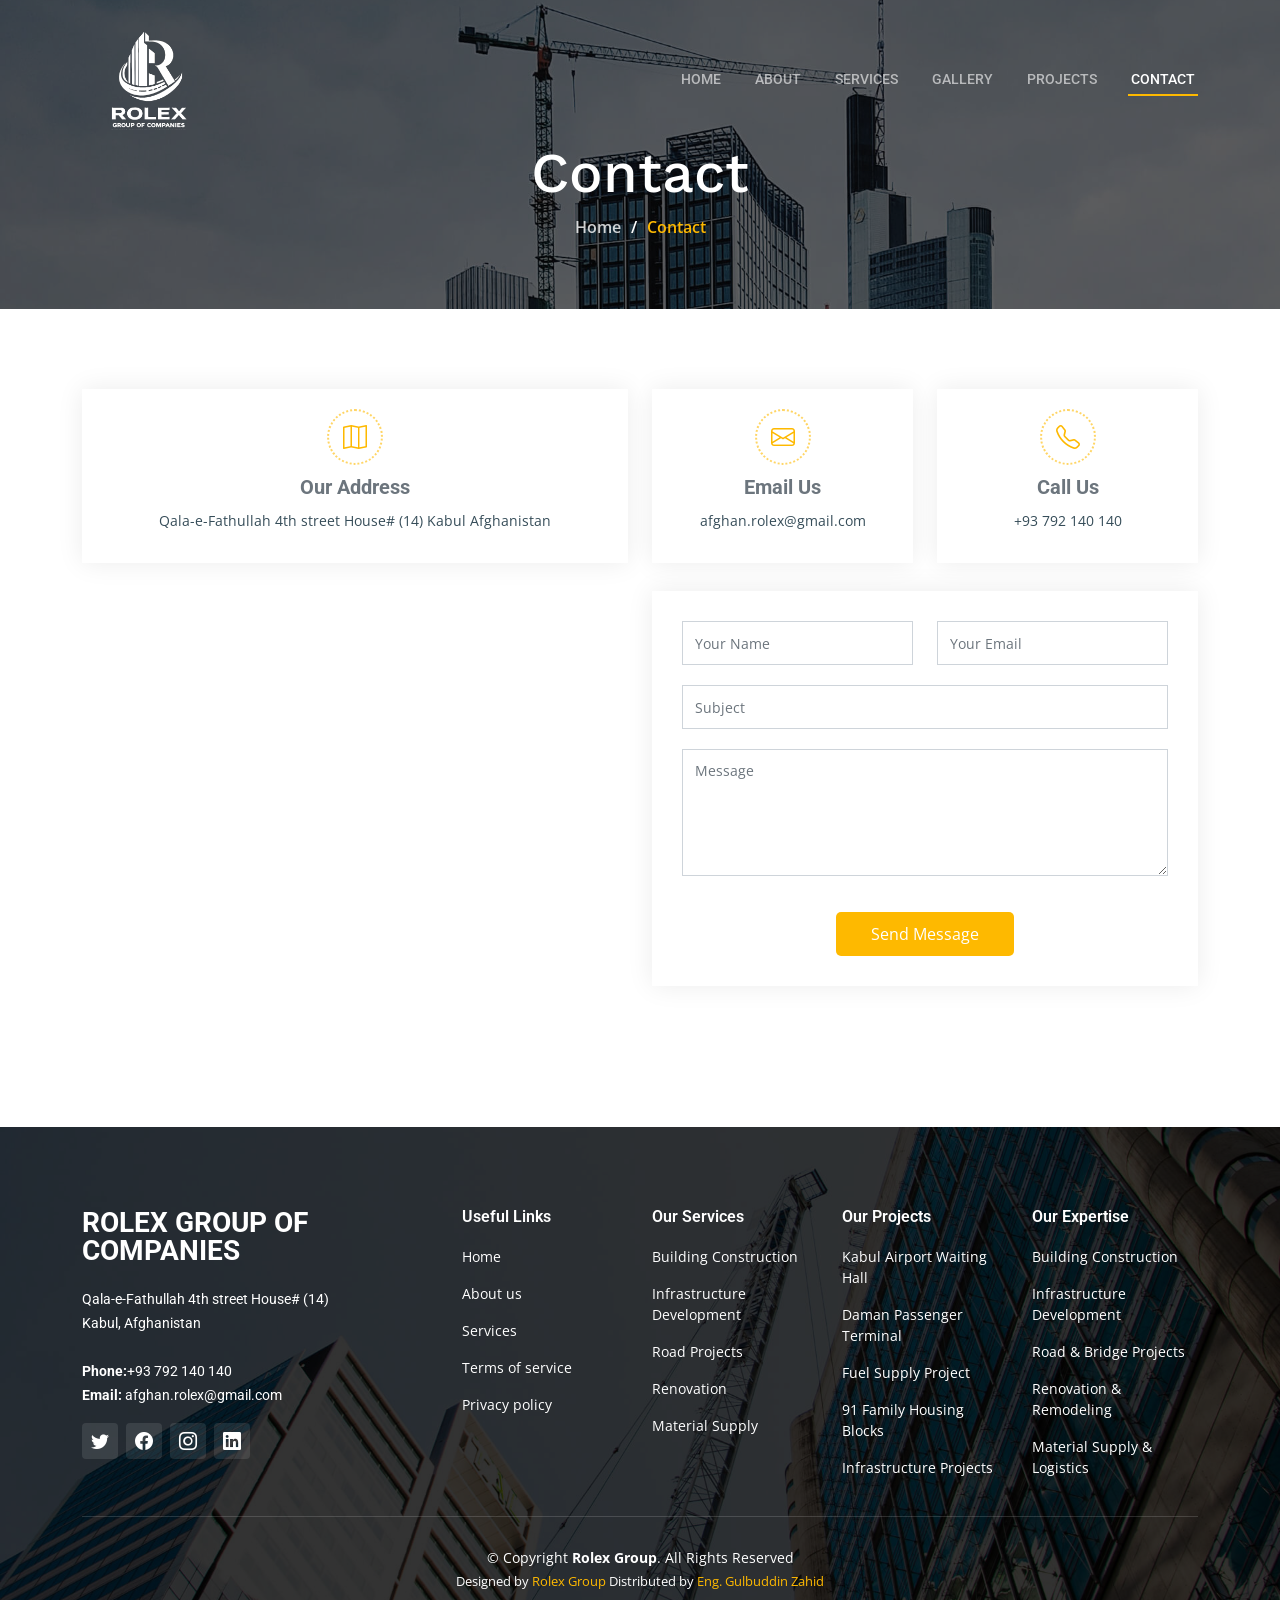
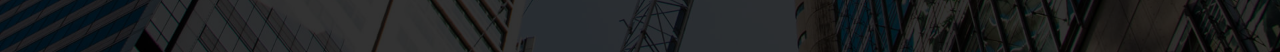
<file: contact.html>
<!DOCTYPE html>
<html lang="en">

<head>
  <meta charset="utf-8">
  <meta content="width=device-width, initial-scale=1.0" name="viewport">

  <title>Rolex Group</title>
  <meta content="" name="description">
  <meta content="" name="keywords">

  <!-- Favicons -->
  <link href="assets/img/favicon.png" rel="icon">
  <link href="assets/img/apple-touch-icon.png" rel="apple-touch-icon">

  <!-- Google Fonts -->
  <link rel="preconnect" href="https://fonts.googleapis.com">
  <link rel="preconnect" href="https://fonts.gstatic.com" crossorigin>
  <link
    href="https://fonts.googleapis.com/css2?family=Open+Sans:ital,wght@0,300;0,400;0,500;0,600;0,700;1,300;1,400;1,600;1,700&family=Roboto:ital,wght@0,300;0,400;0,500;0,600;0,700;1,300;1,400;1,500;1,600;1,700&family=Work+Sans:ital,wght@0,300;0,400;0,500;0,600;0,700;1,300;1,400;1,500;1,600;1,700&display=swap"
    rel="stylesheet">

  <!-- Vendor CSS Files -->
  <link href="assets/vendor/bootstrap/css/bootstrap.min.css" rel="stylesheet">
  <link href="assets/vendor/bootstrap-icons/bootstrap-icons.css" rel="stylesheet">
  <link href="assets/vendor/fontawesome-free/css/all.min.css" rel="stylesheet">
  <link href="assets/vendor/aos/aos.css" rel="stylesheet">
  <link href="assets/vendor/glightbox/css/glightbox.min.css" rel="stylesheet">
  <link href="assets/vendor/swiper/swiper-bundle.min.css" rel="stylesheet">

  <!-- Template Main CSS File -->
  <link href="assets/css/main.css" rel="stylesheet">

  <!-- =======================================================
  * Template Name: UpConstruction - v1.3.0
  * Template URL: https://bootstrapmade.com/upconstruction-bootstrap-construction-website-template/
  * Author: BootstrapMade.com
  * License: https://bootstrapmade.com/license/
  ======================================================== -->
</head>

<body>

  <!-- ======= Header ======= -->
  <header id="header" class="header d-flex align-items-center">
    <div class="container-fluid container-xl d-flex align-items-center justify-content-between">

      <a href="index.html" class="logo d-flex align-items-center">
        <!-- Uncomment the line below if you also wish to use an image logo -->
       <img src="assets/img/logo.png" alt=""> 
        <h1><span></span></h1>
      </a>

      <i class="mobile-nav-toggle mobile-nav-show bi bi-list"></i>
      <i class="mobile-nav-toggle mobile-nav-hide d-none bi bi-x"></i>
      <nav id="navbar" class="navbar">
        <ul>
          <li><a href="index.html">Home</a></li>
          <li><a href="about.html">About</a></li>
          <li><a href="services.html">Services</a></li>
          <li><a href="projects.html">Gallery</a></li>
          <li><a href="blog.html">Projects</a></li>
        <!--  <li class="dropdown"><a href="#"><span>Dropdown</span> <i
                class="bi bi-chevron-down dropdown-indicator"></i></a>
            <ul>
              <li><a href="#">Dropdown 1</a></li>
              <li class="dropdown"><a href="#"><span>Deep Dropdown</span> <i
                    class="bi bi-chevron-down dropdown-indicator"></i></a>
                <ul>
                  <li><a href="#">Deep Dropdown 1</a></li>
                  <li><a href="#">Deep Dropdown 2</a></li>
                  <li><a href="#">Deep Dropdown 3</a></li>
                  <li><a href="#">Deep Dropdown 4</a></li>
                  <li><a href="#">Deep Dropdown 5</a></li>
                </ul>
              </li>
              <li><a href="#">Dropdown 2</a></li>
              <li><a href="#">Dropdown 3</a></li>
              <li><a href="#">Dropdown 4</a></li>
            </ul>
          </li> -->
          <li><a href="contact.html" class="active">Contact</a></li>
        </ul>
      </nav><!-- .navbar -->

    </div>
  </header><!-- End Header -->

  <main id="main">

    <!-- ======= Breadcrumbs ======= -->
    <div class="breadcrumbs d-flex align-items-center" style="background-image: url('assets/img/breadcrumbs-bg.jpg');">
      <div class="container position-relative d-flex flex-column align-items-center" data-aos="fade">

        <h2>Contact</h2>
        <ol>
          <li><a href="index.html">Home</a></li>
          <li>Contact</li>
        </ol>

      </div>
    </div><!-- End Breadcrumbs -->

    <!-- ======= Contact Section ======= -->
    <section id="contact" class="contact">
      <div class="container" data-aos="fade-up" data-aos-delay="100">

        <div class="row gy-4">
          <div class="col-lg-6">
            <div class="info-item  d-flex flex-column justify-content-center align-items-center">
              <i class="bi bi-map"></i>
              <h3>Our Address</h3>
              <p>Qala-e-Fathullah 4th street House# (14) Kabul Afghanistan </p>
            </div>
          </div><!-- End Info Item -->

          <div class="col-lg-3 col-md-6">
            <div class="info-item d-flex flex-column justify-content-center align-items-center">
              <i class="bi bi-envelope"></i>
              <h3>Email Us</h3>
              <p>afghan.rolex@gmail.com</p>
            </div>
          </div><!-- End Info Item -->

          <div class="col-lg-3 col-md-6">
            <div class="info-item  d-flex flex-column justify-content-center align-items-center">
              <i class="bi bi-telephone"></i>
              <h3>Call Us</h3>
              <p>+93 792 140 140</p>
            </div>
          </div><!-- End Info Item -->

        </div>

        <div class="row gy-4 mt-1">
          <div class="col-lg-6 ">
                   <iframe src="https://www.google.com/maps/embed?pb=!1m18!1m12!1m3!1d2948.2375733565173!2d69.16850507516185!3d34.54648239147297!2m3!1f0!2f0!3f0!3m2!1i1024!2i768!4f13.1!3m3!1m2!1s0x38d16e9496ee1733%3A0x9d812ebaf5884f4c!2sStreet%204%2C%20Qalae%20Fathullah%2C%20Kabol%20101007%2C%20Afghanistan!5e1!3m2!1sen!2s!4v1776916906264!5m2!1sen!2s" width="600" height="450" style="border:0;" allowfullscreen="" loading="lazy" referrerpolicy="no-referrer-when-downgrade"></iframe>
          </div><!-- End Google Maps -->

          <div class="col-lg-6">
            <form action="forms/contact.php" method="post" role="form" class="php-email-form">
              <div class="row gy-4">
                <div class="col-lg-6 form-group">
                  <input type="text" name="name" class="form-control" id="name" placeholder="Your Name" required>
                </div>
                <div class="col-lg-6 form-group">
                  <input type="email" class="form-control" name="email" id="email" placeholder="Your Email" required>
                </div>
              </div>
              <div class="form-group">
                <input type="text" class="form-control" name="subject" id="subject" placeholder="Subject" required>
              </div>
              <div class="form-group">
                <textarea class="form-control" name="message" rows="5" placeholder="Message" required></textarea>
              </div>
              <div class="my-3">
                <div class="loading">Loading</div>
                <div class="error-message"></div>
                <div class="sent-message">Your message has been sent. Thank you!</div>
              </div>
              <div class="text-center"><button type="submit">Send Message</button></div>
            </form>
          </div><!-- End Contact Form -->

        </div>

      </div>
    </section><!-- End Contact Section -->

  </main><!-- End #main -->
 <!-- ======= Footer ======= -->
  <footer id="footer" class="footer">

    <div class="footer-content position-relative">
      <div class="container">
        <div class="row">

          <div class="col-lg-4 col-md-6">
            <div class="footer-info">
              <h3>Rolex Group of Companies</h3>
              <p>
                Qala-e-Fathullah 4th street House# (14) <br>
                Kabul, Afghanistan<br><br>
                <strong>Phone:</strong>+93 792 140 140 <br>
                <strong>Email:</strong> afghan.rolex@gmail.com<br>
              </p>
              <div class="social-links d-flex mt-3">
                <a href="#" class="d-flex align-items-center justify-content-center"><i class="bi bi-twitter"></i></a>
                <a href="#" class="d-flex align-items-center justify-content-center"><i class="bi bi-facebook"></i></a>
                <a href="#" class="d-flex align-items-center justify-content-center"><i class="bi bi-instagram"></i></a>
                <a href="#" class="d-flex align-items-center justify-content-center"><i class="bi bi-linkedin"></i></a>
              </div>
            </div>
          </div><!-- End footer info column-->

          <div class="col-lg-2 col-md-3 footer-links">
            <h4>Useful Links</h4>
            <ul>
              <li>Home</li>
              <li>About us</li>
              <li>Services</li>
              <li>Terms of service</li>
              <li>Privacy policy</li>
            </ul>
          </div><!-- End footer links column-->

          <div class="col-lg-2 col-md-3 footer-links">
            <h4>Our Services</h4>
            <ul>
              <li>Building Construction</li>
              <li>Infrastructure Development</li>
              <li>Road Projects</li>
              <li>Renovation</li>
              <li>Material Supply</li>
            </ul>
          </div><!-- End footer links column-->

          <div class="col-lg-2 col-md-3 footer-links">
            <h4>Our Projects</h4>
            <ul>
              <li>Kabul Airport Waiting Hall</li>
              <li>Daman Passenger Terminal</li>
              <li>Fuel Supply Project</li>
              <li>91 Family Housing Blocks</li>
              <li>Infrastructure Projects</li>
            </ul>
          </div><!-- End footer links column-->

          <div class="col-lg-2 col-md-3 footer-links">
            <h4>Our Expertise</h4>
            <ul>
              <li>Building Construction</li>
              <li>Infrastructure Development</li>
              <li>Road & Bridge Projects</li>
              <li>Renovation & Remodeling</li>
              <li>Material Supply & Logistics</li>
            </ul>
          </div><!-- End footer links column-->

        </div>
      </div>
    </div>

    <div class="footer-legal text-center position-relative">
      <div class="container">
        <div class="copyright">
          &copy; Copyright <strong><span>Rolex Group</span></strong>. All Rights Reserved
        </div>
        <div class="credits">
          <!-- All the links in the footer should remain intact. -->
          <!-- You can delete the links only if you purchased the pro version. -->
          <!-- Licensing information: https://bootstrapmade.com/license/ -->
          <!-- Purchase the pro version with working PHP/AJAX contact form: https://bootstrapmade.com/upconstruction-bootstrap-construction-website-template/ -->
          Designed by <a href="https://bootstrapmade.com/">Rolex Group</a> Distributed by <a
            href="https://themewagon.com">Eng. Gulbuddin Zahid</a>
        </div>
      </div>
    </div>

  </footer>
  <!-- End Footer -->

  <a href="#" class="scroll-top d-flex align-items-center justify-content-center"><i
      class="bi bi-arrow-up-short"></i></a>

  <div id="preloader"></div>

   <!-- Vendor JS Files -->
  <script src="assets/vendor/bootstrap/js/bootstrap.bundle.min.js"></script>
  <script src="assets/vendor/aos/aos.js"></script>
  <script src="assets/vendor/glightbox/js/glightbox.min.js"></script>
  <script src="assets/vendor/isotope-layout/isotope.pkgd.min.js"></script>
  <script src="assets/vendor/swiper/swiper-bundle.min.js"></script>
  <script src="assets/vendor/purecounter/purecounter_vanilla.js"></script>
  <script src="assets/vendor/php-email-form/validate.js"></script>

  <!-- Template Main JS File -->
  <script src="assets/js/main.js"></script>

</body>

</html>
</file>
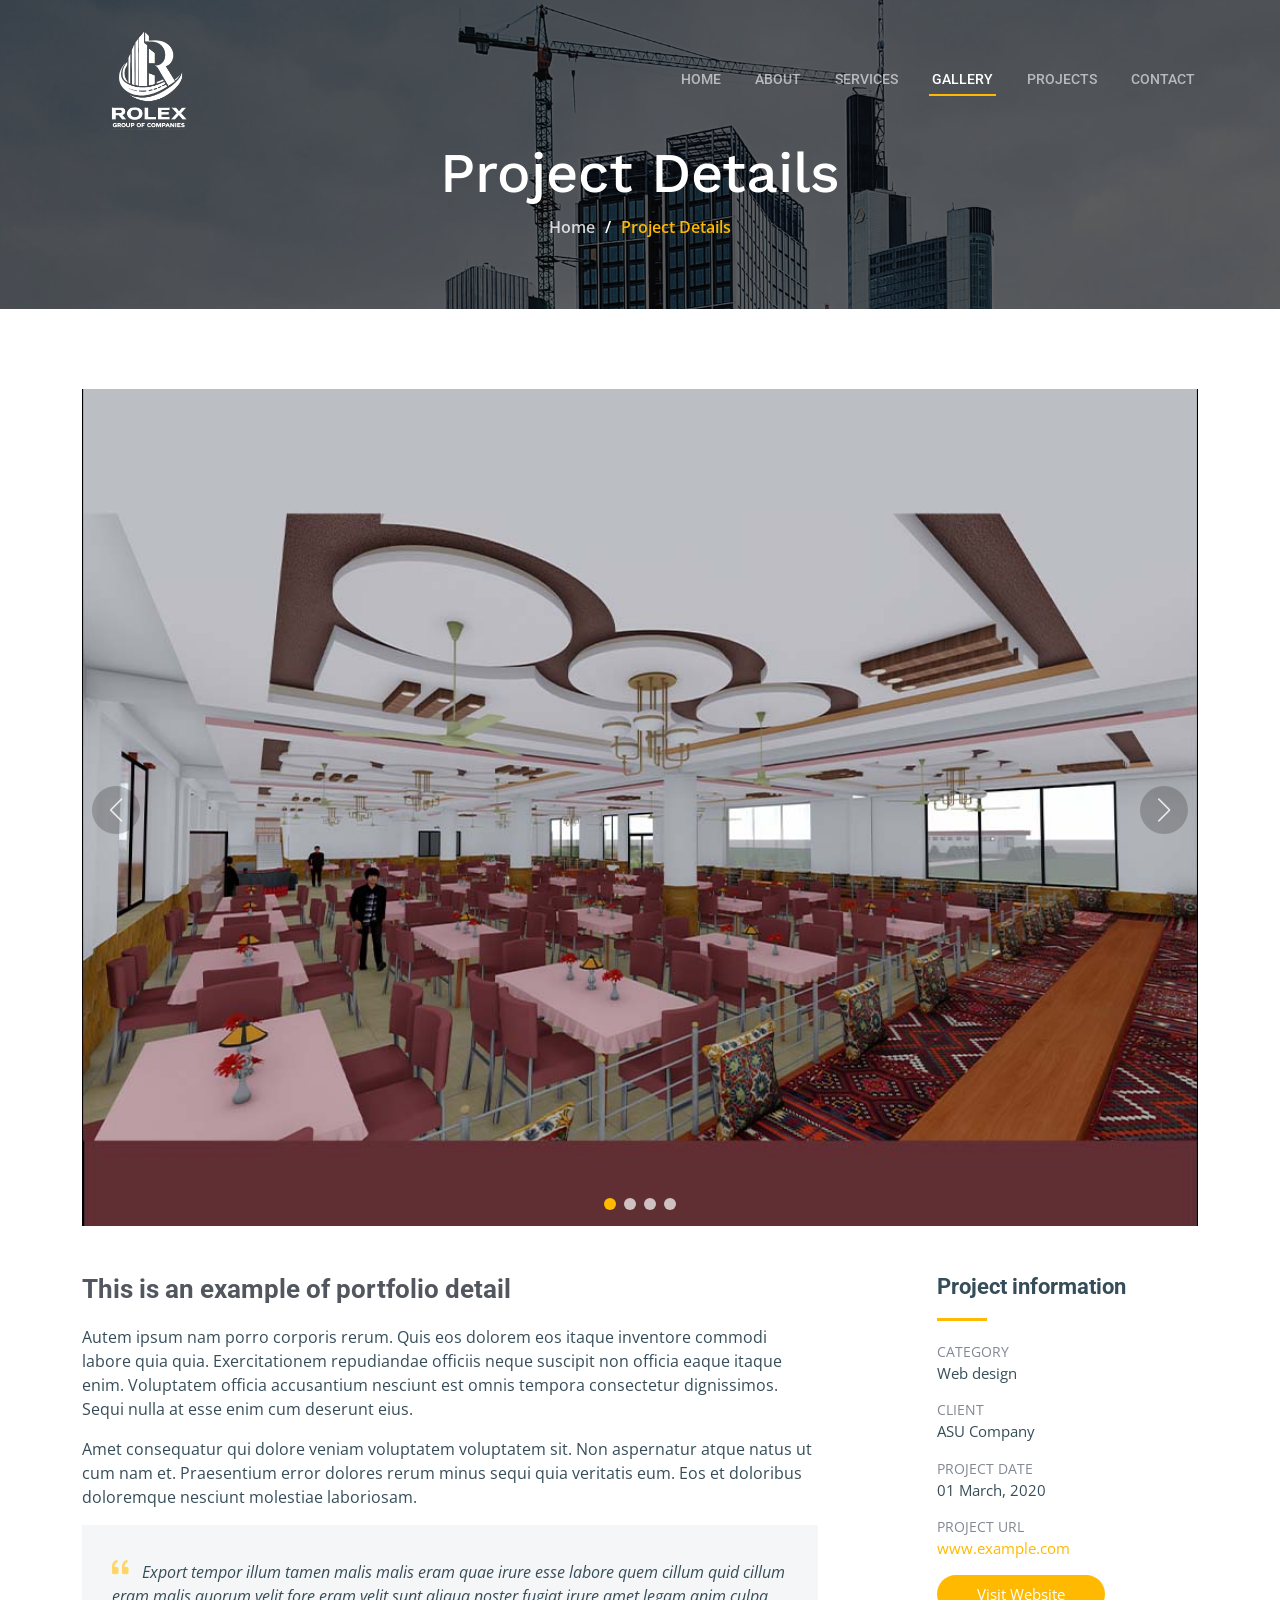
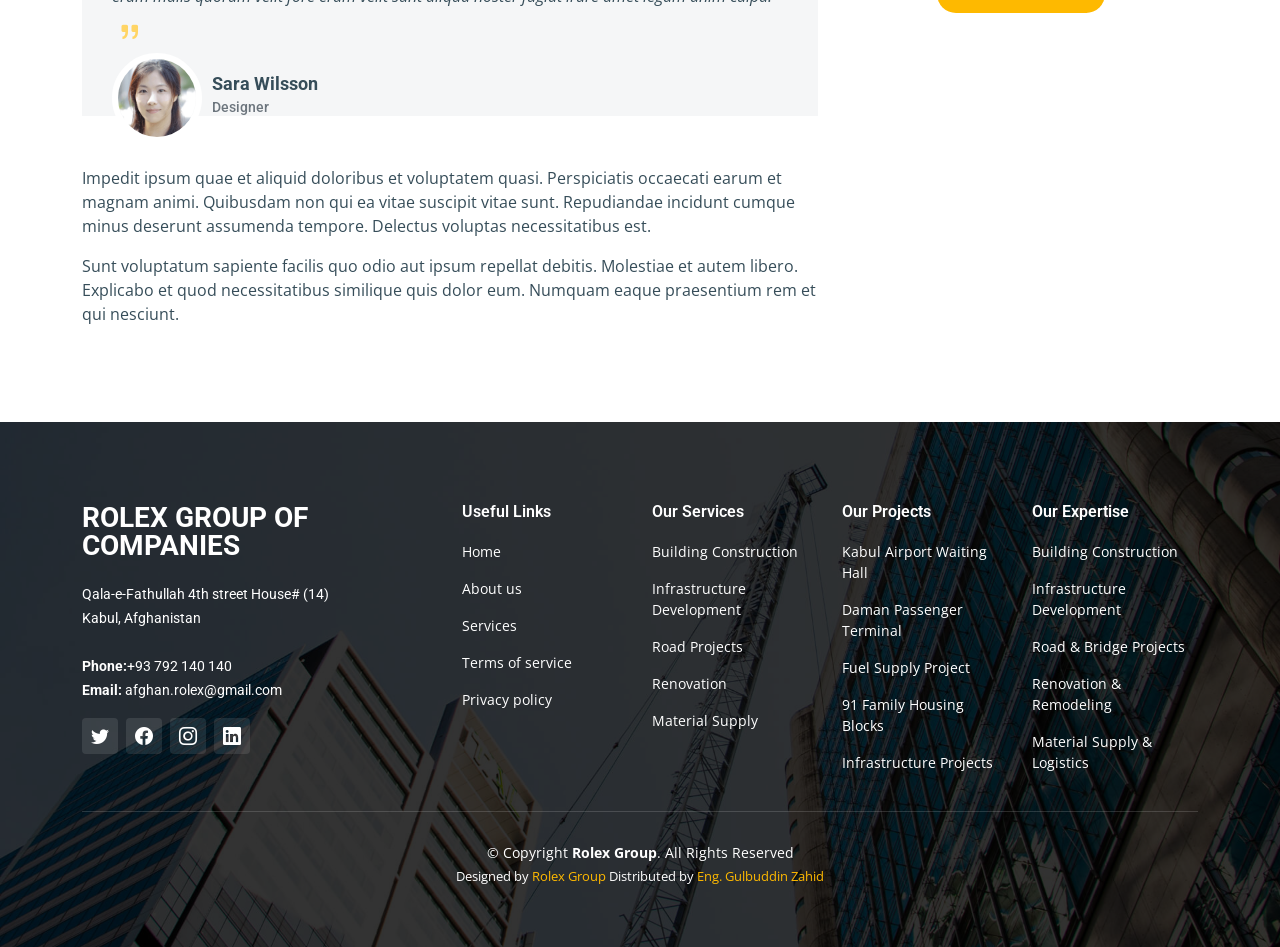
<file: project-details.html>
<!DOCTYPE html>
<html lang="en">

<head>
  <meta charset="utf-8">
  <meta content="width=device-width, initial-scale=1.0" name="viewport">

  <title>Rolex Group</title>
  <meta content="" name="description">
  <meta content="" name="keywords">

  <!-- Favicons -->
  <link href="assets/img/favicon.png" rel="icon">
  <link href="assets/img/apple-touch-icon.png" rel="apple-touch-icon">

  <!-- Google Fonts -->
  <link rel="preconnect" href="https://fonts.googleapis.com">
  <link rel="preconnect" href="https://fonts.gstatic.com" crossorigin>
  <link
    href="https://fonts.googleapis.com/css2?family=Open+Sans:ital,wght@0,300;0,400;0,500;0,600;0,700;1,300;1,400;1,600;1,700&family=Roboto:ital,wght@0,300;0,400;0,500;0,600;0,700;1,300;1,400;1,500;1,600;1,700&family=Work+Sans:ital,wght@0,300;0,400;0,500;0,600;0,700;1,300;1,400;1,500;1,600;1,700&display=swap"
    rel="stylesheet">

  <!-- Vendor CSS Files -->
  <link href="assets/vendor/bootstrap/css/bootstrap.min.css" rel="stylesheet">
  <link href="assets/vendor/bootstrap-icons/bootstrap-icons.css" rel="stylesheet">
  <link href="assets/vendor/fontawesome-free/css/all.min.css" rel="stylesheet">
  <link href="assets/vendor/aos/aos.css" rel="stylesheet">
  <link href="assets/vendor/glightbox/css/glightbox.min.css" rel="stylesheet">
  <link href="assets/vendor/swiper/swiper-bundle.min.css" rel="stylesheet">

  <!-- Template Main CSS File -->
  <link href="assets/css/main.css" rel="stylesheet">

  <!-- =======================================================
  * Template Name: UpConstruction - v1.3.0
  * Template URL: https://bootstrapmade.com/upconstruction-bootstrap-construction-website-template/
  * Author: BootstrapMade.com
  * License: https://bootstrapmade.com/license/
  ======================================================== -->
</head>

<body>

  <!-- ======= Header ======= -->
  <header id="header" class="header d-flex align-items-center">
    <div class="container-fluid container-xl d-flex align-items-center justify-content-between">

      <a href="index.html" class="logo d-flex align-items-center">
        <!-- Uncomment the line below if you also wish to use an image logo -->
       <img src="assets/img/logo.png" alt=""> 
        <h1><span></span></h1>
      </a>

      <i class="mobile-nav-toggle mobile-nav-show bi bi-list"></i>
      <i class="mobile-nav-toggle mobile-nav-hide d-none bi bi-x"></i>
      <nav id="navbar" class="navbar">
        <ul>
          <li><a href="index.html">Home</a></li>
          <li><a href="about.html">About</a></li>
          <li><a href="services.html">Services</a></li>
          <li><a href="projects.html" class="active">Gallery</a></li>
          <li><a href="blog.html">Projects</a></li>
        <!--  <li class="dropdown"><a href="#"><span>Dropdown</span> <i
                class="bi bi-chevron-down dropdown-indicator"></i></a>
            <ul>
              <li><a href="#">Dropdown 1</a></li>
              <li class="dropdown"><a href="#"><span>Deep Dropdown</span> <i
                    class="bi bi-chevron-down dropdown-indicator"></i></a>
                <ul>
                  <li><a href="#">Deep Dropdown 1</a></li>
                  <li><a href="#">Deep Dropdown 2</a></li>
                  <li><a href="#">Deep Dropdown 3</a></li>
                  <li><a href="#">Deep Dropdown 4</a></li>
                  <li><a href="#">Deep Dropdown 5</a></li>
                </ul>
              </li>
              <li><a href="#">Dropdown 2</a></li>
              <li><a href="#">Dropdown 3</a></li>
              <li><a href="#">Dropdown 4</a></li>
            </ul>
          </li> -->
          <li><a href="contact.html">Contact</a></li>
        </ul>
      </nav><!-- .navbar -->

    </div>
  </header><!-- End Header -->

  <main id="main">

    <!-- ======= Breadcrumbs ======= -->
    <div class="breadcrumbs d-flex align-items-center" style="background-image: url('assets/img/breadcrumbs-bg.jpg');">
      <div class="container position-relative d-flex flex-column align-items-center" data-aos="fade">

        <h2>Project Details</h2>
        <ol>
          <li><a href="index.html">Home</a></li>
          <li>Project Details</li>
        </ol>

      </div>
    </div><!-- End Breadcrumbs -->

    <!-- ======= Projet Details Section ======= -->
    <section id="project-details" class="project-details">
      <div class="container" data-aos="fade-up" data-aos-delay="100">

        <div class="position-relative h-100">
          <div class="slides-1 portfolio-details-slider swiper">
            <div class="swiper-wrapper align-items-center">

              <div class="swiper-slide">
                <img src="assets/img/projects/remodeling-1.jpg" alt="">
              </div>

              <div class="swiper-slide">
                <img src="assets/img/projects/construction-1.jpg" alt="">
              </div>

              <div class="swiper-slide">
                <img src="assets/img/projects/design-1.jpg" alt="">
              </div>

              <div class="swiper-slide">
                <img src="assets/img/projects/repairs-1.jpg" alt="">
              </div>

            </div>
            <div class="swiper-pagination"></div>
          </div>
          <div class="swiper-button-prev"></div>
          <div class="swiper-button-next"></div>

        </div>

        <div class="row justify-content-between gy-4 mt-4">

          <div class="col-lg-8">
            <div class="portfolio-description">
              <h2>This is an example of portfolio detail</h2>
              <p>
                Autem ipsum nam porro corporis rerum. Quis eos dolorem eos itaque inventore commodi labore quia quia.
                Exercitationem repudiandae officiis neque suscipit non officia eaque itaque enim. Voluptatem officia
                accusantium nesciunt est omnis tempora consectetur dignissimos. Sequi nulla at esse enim cum deserunt
                eius.
              </p>
              <p>
                Amet consequatur qui dolore veniam voluptatem voluptatem sit. Non aspernatur atque natus ut cum nam et.
                Praesentium error dolores rerum minus sequi quia veritatis eum. Eos et doloribus doloremque nesciunt
                molestiae laboriosam.
              </p>

              <div class="testimonial-item">
                <p>
                  <i class="bi bi-quote quote-icon-left"></i>
                  Export tempor illum tamen malis malis eram quae irure esse labore quem cillum quid cillum eram malis
                  quorum velit fore eram velit sunt aliqua noster fugiat irure amet legam anim culpa.
                  <i class="bi bi-quote quote-icon-right"></i>
                </p>
                <div>
                  <img src="assets/img/testimonials/testimonials-2.jpg" class="testimonial-img" alt="">
                  <h3>Sara Wilsson</h3>
                  <h4>Designer</h4>
                </div>
              </div>

              <p>
                Impedit ipsum quae et aliquid doloribus et voluptatem quasi. Perspiciatis occaecati earum et magnam
                animi. Quibusdam non qui ea vitae suscipit vitae sunt. Repudiandae incidunt cumque minus deserunt
                assumenda tempore. Delectus voluptas necessitatibus est.

              <p>
                Sunt voluptatum sapiente facilis quo odio aut ipsum repellat debitis. Molestiae et autem libero.
                Explicabo et quod necessitatibus similique quis dolor eum. Numquam eaque praesentium rem et qui
                nesciunt.
              </p>

            </div>
          </div>

          <div class="col-lg-3">
            <div class="portfolio-info">
              <h3>Project information</h3>
              <ul>
                <li><strong>Category</strong> <span>Web design</span></li>
                <li><strong>Client</strong> <span>ASU Company</span></li>
                <li><strong>Project date</strong> <span>01 March, 2020</span></li>
                <li><strong>Project URL</strong> <a href="#">www.example.com</a></li>
                <li><a href="#" class="btn-visit align-self-start">Visit Website</a></li>
              </ul>
            </div>
          </div>

        </div>

      </div>
    </section><!-- End Projet Details Section -->

  </main><!-- End #main -->

   <!-- ======= Footer ======= -->
  <footer id="footer" class="footer">

    <div class="footer-content position-relative">
      <div class="container">
        <div class="row">

          <div class="col-lg-4 col-md-6">
            <div class="footer-info">
              <h3>Rolex Group of Companies</h3>
              <p>
                Qala-e-Fathullah 4th street House# (14) <br>
                Kabul, Afghanistan<br><br>
                <strong>Phone:</strong>+93 792 140 140 <br>
                <strong>Email:</strong> afghan.rolex@gmail.com<br>
              </p>
              <div class="social-links d-flex mt-3">
                <a href="#" class="d-flex align-items-center justify-content-center"><i class="bi bi-twitter"></i></a>
                <a href="#" class="d-flex align-items-center justify-content-center"><i class="bi bi-facebook"></i></a>
                <a href="#" class="d-flex align-items-center justify-content-center"><i class="bi bi-instagram"></i></a>
                <a href="#" class="d-flex align-items-center justify-content-center"><i class="bi bi-linkedin"></i></a>
              </div>
            </div>
          </div><!-- End footer info column-->

          <div class="col-lg-2 col-md-3 footer-links">
            <h4>Useful Links</h4>
            <ul>
              <li>Home</li>
              <li>About us</li>
              <li>Services</li>
              <li>Terms of service</li>
              <li>Privacy policy</li>
            </ul>
          </div><!-- End footer links column-->

          <div class="col-lg-2 col-md-3 footer-links">
            <h4>Our Services</h4>
            <ul>
              <li>Building Construction</li>
              <li>Infrastructure Development</li>
              <li>Road Projects</li>
              <li>Renovation</li>
              <li>Material Supply</li>
            </ul>
          </div><!-- End footer links column-->

          <div class="col-lg-2 col-md-3 footer-links">
            <h4>Our Projects</h4>
            <ul>
              <li>Kabul Airport Waiting Hall</li>
              <li>Daman Passenger Terminal</li>
              <li>Fuel Supply Project</li>
              <li>91 Family Housing Blocks</li>
              <li>Infrastructure Projects</li>
            </ul>
          </div><!-- End footer links column-->

          <div class="col-lg-2 col-md-3 footer-links">
            <h4>Our Expertise</h4>
            <ul>
              <li>Building Construction</li>
              <li>Infrastructure Development</li>
              <li>Road & Bridge Projects</li>
              <li>Renovation & Remodeling</li>
              <li>Material Supply & Logistics</li>
            </ul>
          </div><!-- End footer links column-->

        </div>
      </div>
    </div>

    <div class="footer-legal text-center position-relative">
      <div class="container">
        <div class="copyright">
          &copy; Copyright <strong><span>Rolex Group</span></strong>. All Rights Reserved
        </div>
        <div class="credits">
          <!-- All the links in the footer should remain intact. -->
          <!-- You can delete the links only if you purchased the pro version. -->
          <!-- Licensing information: https://bootstrapmade.com/license/ -->
          <!-- Purchase the pro version with working PHP/AJAX contact form: https://bootstrapmade.com/upconstruction-bootstrap-construction-website-template/ -->
          Designed by <a href="https://bootstrapmade.com/">Rolex Group</a> Distributed by <a
            href="https://themewagon.com">Eng. Gulbuddin Zahid</a>
        </div>
      </div>
    </div>

  </footer>
  <!-- End Footer -->

  <a href="#" class="scroll-top d-flex align-items-center justify-content-center"><i
      class="bi bi-arrow-up-short"></i></a>

  <div id="preloader"></div>

    <!-- Vendor JS Files -->
  <script src="assets/vendor/bootstrap/js/bootstrap.bundle.min.js"></script>
  <script src="assets/vendor/aos/aos.js"></script>
  <script src="assets/vendor/glightbox/js/glightbox.min.js"></script>
  <script src="assets/vendor/isotope-layout/isotope.pkgd.min.js"></script>
  <script src="assets/vendor/swiper/swiper-bundle.min.js"></script>
  <script src="assets/vendor/purecounter/purecounter_vanilla.js"></script>
  <script src="assets/vendor/php-email-form/validate.js"></script>

  <!-- Template Main JS File -->
  <script src="assets/js/main.js"></script>

</body>

</html>
</file>
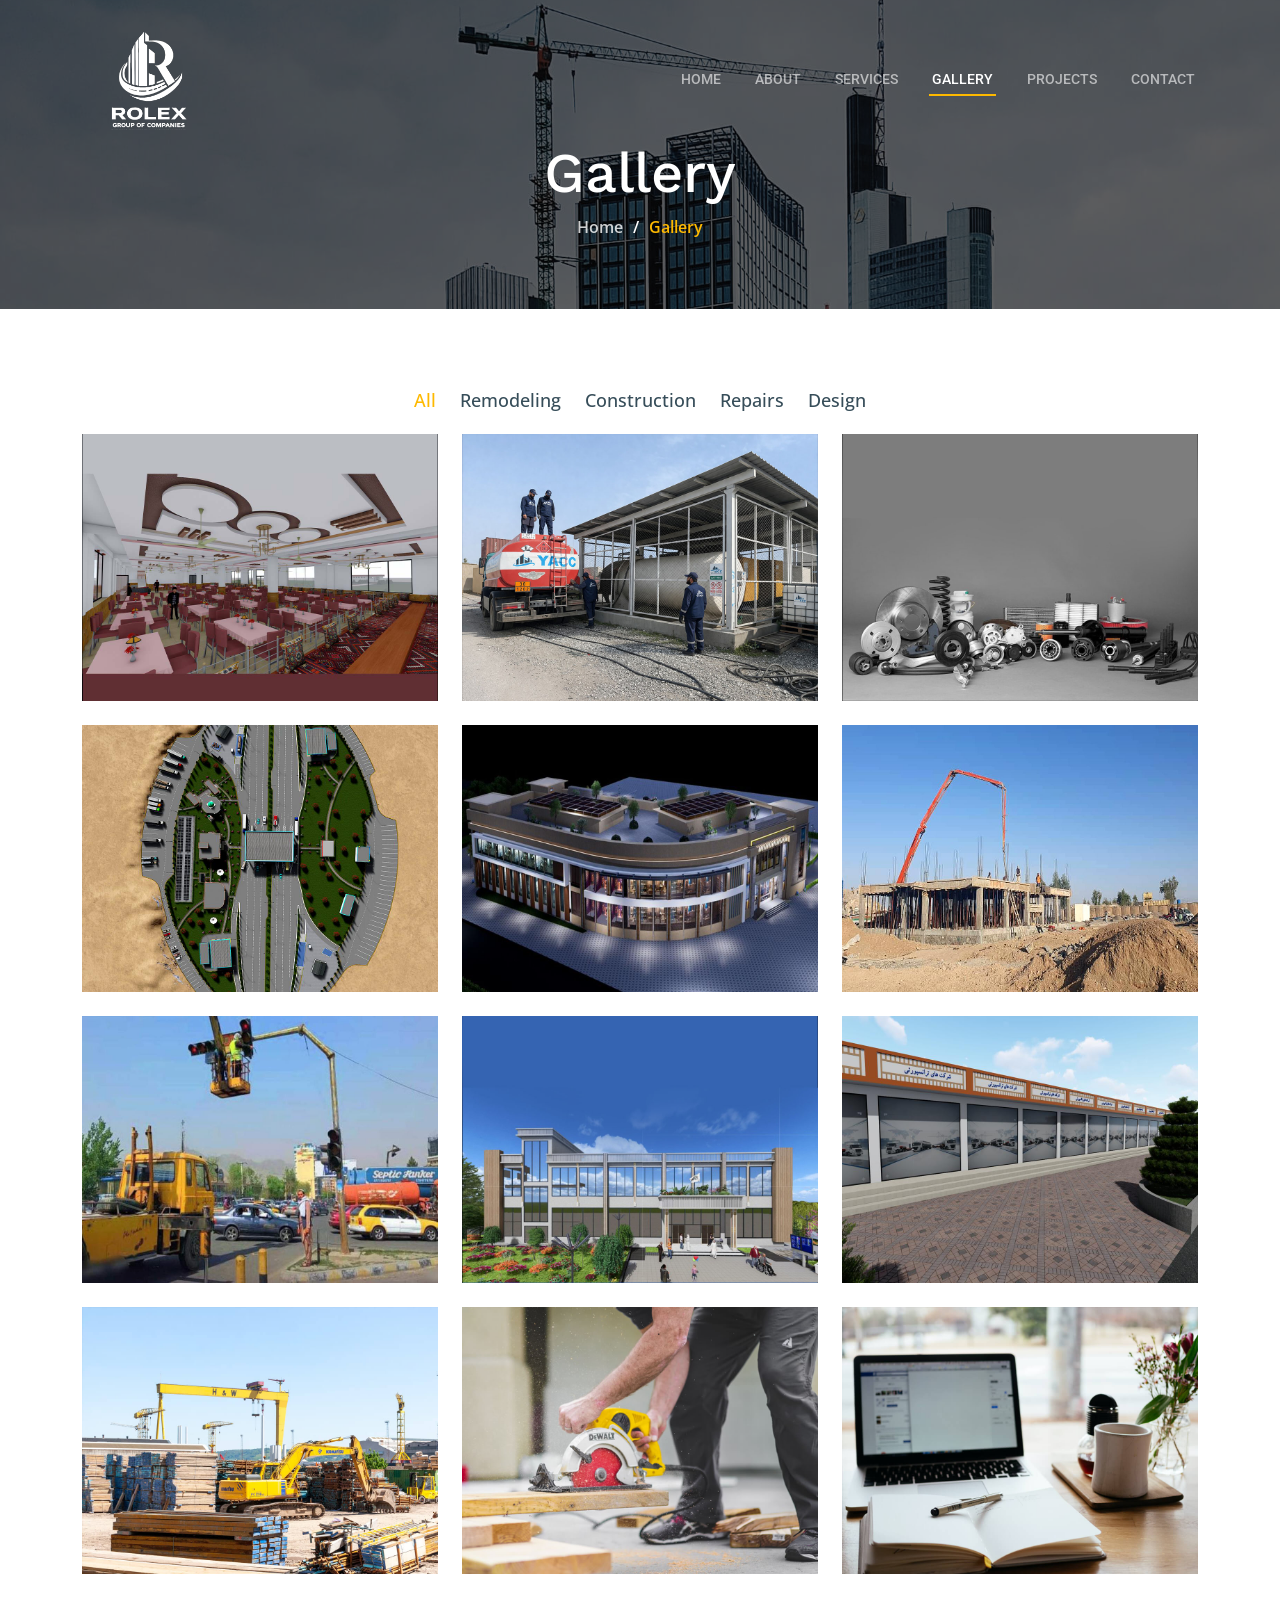
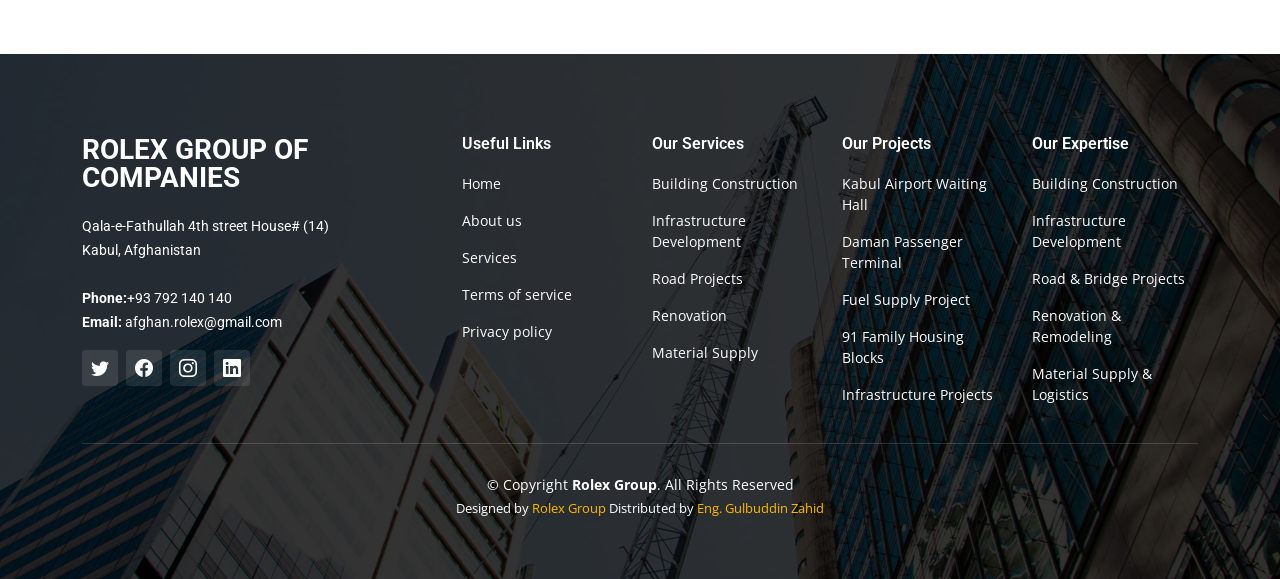
<file: projects.html>
<!DOCTYPE html>
<html lang="en">

<head>
  <meta charset="utf-8">
  <meta content="width=device-width, initial-scale=1.0" name="viewport">

  <title>Rolex Group</title>
  <meta content="" name="description">
  <meta content="" name="keywords">

  <!-- Favicons -->
  <link href="assets/img/favicon.png" rel="icon">
  <link href="assets/img/apple-touch-icon.png" rel="apple-touch-icon">

  <!-- Google Fonts -->
  <link rel="preconnect" href="https://fonts.googleapis.com">
  <link rel="preconnect" href="https://fonts.gstatic.com" crossorigin>
  <link
    href="https://fonts.googleapis.com/css2?family=Open+Sans:ital,wght@0,300;0,400;0,500;0,600;0,700;1,300;1,400;1,600;1,700&family=Roboto:ital,wght@0,300;0,400;0,500;0,600;0,700;1,300;1,400;1,500;1,600;1,700&family=Work+Sans:ital,wght@0,300;0,400;0,500;0,600;0,700;1,300;1,400;1,500;1,600;1,700&display=swap"
    rel="stylesheet">

  <!-- Vendor CSS Files -->
  <link href="assets/vendor/bootstrap/css/bootstrap.min.css" rel="stylesheet">
  <link href="assets/vendor/bootstrap-icons/bootstrap-icons.css" rel="stylesheet">
  <link href="assets/vendor/fontawesome-free/css/all.min.css" rel="stylesheet">
  <link href="assets/vendor/aos/aos.css" rel="stylesheet">
  <link href="assets/vendor/glightbox/css/glightbox.min.css" rel="stylesheet">
  <link href="assets/vendor/swiper/swiper-bundle.min.css" rel="stylesheet">

  <!-- Template Main CSS File -->
  <link href="assets/css/main.css" rel="stylesheet">

  <!-- =======================================================
  * Template Name: UpConstruction - v1.3.0
  * Template URL: https://bootstrapmade.com/upconstruction-bootstrap-construction-website-template/
  * Author: BootstrapMade.com
  * License: https://bootstrapmade.com/license/
  ======================================================== -->
</head>

<body>

  <!-- ======= Header ======= -->
  <header id="header" class="header d-flex align-items-center">
    <div class="container-fluid container-xl d-flex align-items-center justify-content-between">

      <a href="index.html" class="logo d-flex align-items-center">
        <!-- Uncomment the line below if you also wish to use an image logo -->
       <img src="assets/img/logo.png" alt=""> 
        <h1><span></span></h1>
      </a>

      <i class="mobile-nav-toggle mobile-nav-show bi bi-list"></i>
      <i class="mobile-nav-toggle mobile-nav-hide d-none bi bi-x"></i>
      <nav id="navbar" class="navbar">
        <ul>
          <li><a href="index.html">Home</a></li>
          <li><a href="about.html">About</a></li>
          <li><a href="services.html">Services</a></li>
          <li><a href="projects.html" class="active">Gallery</a></li>
          <li><a href="blog.html">Projects</a></li>
        <!--  <li class="dropdown"><a href="#"><span>Dropdown</span> <i
                class="bi bi-chevron-down dropdown-indicator"></i></a>
            <ul>
              <li><a href="#">Dropdown 1</a></li>
              <li class="dropdown"><a href="#"><span>Deep Dropdown</span> <i
                    class="bi bi-chevron-down dropdown-indicator"></i></a>
                <ul>
                  <li><a href="#">Deep Dropdown 1</a></li>
                  <li><a href="#">Deep Dropdown 2</a></li>
                  <li><a href="#">Deep Dropdown 3</a></li>
                  <li><a href="#">Deep Dropdown 4</a></li>
                  <li><a href="#">Deep Dropdown 5</a></li>
                </ul>
              </li>
              <li><a href="#">Dropdown 2</a></li>
              <li><a href="#">Dropdown 3</a></li>
              <li><a href="#">Dropdown 4</a></li>
            </ul>
          </li> -->
          <li><a href="contact.html">Contact</a></li>
        </ul>
      </nav><!-- .navbar -->

    </div>
  </header><!-- End Header -->

  <main id="main">

    <!-- ======= Breadcrumbs ======= -->
    <div class="breadcrumbs d-flex align-items-center" style="background-image: url('assets/img/breadcrumbs-bg.jpg');">
      <div class="container position-relative d-flex flex-column align-items-center" data-aos="fade">

        <h2>Gallery</h2>
        <ol>
          <li><a href="index.html">Home</a></li>
          <li>Gallery</li>
        </ol>

      </div>
    </div><!-- End Breadcrumbs -->

    <!-- ======= Our Projects Section ======= -->
    <section id="projects" class="projects">
      <div class="container" data-aos="fade-up">

        <div class="portfolio-isotope" data-portfolio-filter="*" data-portfolio-layout="masonry"
          data-portfolio-sort="original-order">

          <ul class="portfolio-flters" data-aos="fade-up" data-aos-delay="100">
            <li data-filter="*" class="filter-active">All</li>
            <li data-filter=".filter-remodeling">Remodeling</li>
            <li data-filter=".filter-construction">Construction</li>
            <li data-filter=".filter-repairs">Repairs</li>
            <li data-filter=".filter-design">Design</li>
          </ul><!-- End Projects Filters -->

          <div class="row gy-4 portfolio-container" data-aos="fade-up" data-aos-delay="200">

            <div class="col-lg-4 col-md-6 portfolio-item filter-remodeling">
              <div class="portfolio-content h-100">
                <img src="assets/img/projects/remodeling-1.jpg" class="img-fluid" alt="">
                <div class="portfolio-info">
                  <h4>Remodeling 1</h4>
                  <p>Lorem ipsum, dolor sit amet consectetur</p>
                  <a href="assets/img/projects/remodeling-1.jpg" title="Remodeling 1"
                    data-gallery="portfolio-gallery-remodeling" class="glightbox preview-link"><i
                      class="bi bi-zoom-in"></i></a>
                  <a href="project-details.html" title="More Details" class="details-link"><i
                      class="bi bi-link-45deg"></i></a>
                </div>
              </div>
            </div><!-- End Projects Item -->

            <div class="col-lg-4 col-md-6 portfolio-item filter-construction">
              <div class="portfolio-content h-100">
                <img src="assets/img/projects/construction-1.jpg" class="img-fluid" alt="">
                <div class="portfolio-info">
                  <h4>Construction 1</h4>
                  <p>Lorem ipsum, dolor sit amet consectetur</p>
                  <a href="assets/img/projects/construction-1.jpg" title="Construction 1"
                    data-gallery="portfolio-gallery-construction" class="glightbox preview-link"><i
                      class="bi bi-zoom-in"></i></a>
                  <a href="project-details.html" title="More Details" class="details-link"><i
                      class="bi bi-link-45deg"></i></a>
                </div>
              </div>
            </div><!-- End Projects Item -->

            <div class="col-lg-4 col-md-6 portfolio-item filter-repairs">
              <div class="portfolio-content h-100">
                <img src="assets/img/projects/repairs-1.jpg" class="img-fluid" alt="">
                <div class="portfolio-info">
                  <h4>Repairs 1</h4>
                  <p>Lorem ipsum, dolor sit amet consectetur</p>
                  <a href="assets/img/projects/repairs-1.jpg" title="Repairs 1" data-gallery="portfolio-gallery-repairs"
                    class="glightbox preview-link"><i class="bi bi-zoom-in"></i></a>
                  <a href="project-details.html" title="More Details" class="details-link"><i
                      class="bi bi-link-45deg"></i></a>
                </div>
              </div>
            </div><!-- End Projects Item -->

            <div class="col-lg-4 col-md-6 portfolio-item filter-design">
              <div class="portfolio-content h-100">
                <img src="assets/img/projects/design-1.jpg" class="img-fluid" alt="">
                <div class="portfolio-info">
                  <h4>Design 1</h4>
                  <p>Lorem ipsum, dolor sit amet consectetur</p>
                  <a href="assets/img/projects/design-1.jpg" title="Repairs 1" data-gallery="portfolio-gallery-book"
                    class="glightbox preview-link"><i class="bi bi-zoom-in"></i></a>
                  <a href="project-details.html" title="More Details" class="details-link"><i
                      class="bi bi-link-45deg"></i></a>
                </div>
              </div>
            </div><!-- End Projects Item -->

            <div class="col-lg-4 col-md-6 portfolio-item filter-remodeling">
              <div class="portfolio-content h-100">
                <img src="assets/img/projects/remodeling-2.jpg" class="img-fluid" alt="">
                <div class="portfolio-info">
                  <h4>Remodeling 2</h4>
                  <p>Lorem ipsum, dolor sit amet consectetur</p>
                  <a href="assets/img/projects/remodeling-2.jpg" title="Remodeling 2"
                    data-gallery="portfolio-gallery-remodeling" class="glightbox preview-link"><i
                      class="bi bi-zoom-in"></i></a>
                  <a href="project-details.html" title="More Details" class="details-link"><i
                      class="bi bi-link-45deg"></i></a>
                </div>
              </div>
            </div><!-- End Projects Item -->

            <div class="col-lg-4 col-md-6 portfolio-item filter-construction">
              <div class="portfolio-content h-100">
                <img src="assets/img/projects/construction-2.jpg" class="img-fluid" alt="">
                <div class="portfolio-info">
                  <h4>Construction 2</h4>
                  <p>Lorem ipsum, dolor sit amet consectetur</p>
                  <a href="assets/img/projects/construction-2.jpg" title="Construction 2"
                    data-gallery="portfolio-gallery-construction" class="glightbox preview-link"><i
                      class="bi bi-zoom-in"></i></a>
                  <a href="project-details.html" title="More Details" class="details-link"><i
                      class="bi bi-link-45deg"></i></a>
                </div>
              </div>
            </div><!-- End Projects Item -->

            <div class="col-lg-4 col-md-6 portfolio-item filter-repairs">
              <div class="portfolio-content h-100">
                <img src="assets/img/projects/repairs-2.jpg" class="img-fluid" alt="">
                <div class="portfolio-info">
                  <h4>Repairs 2</h4>
                  <p>Lorem ipsum, dolor sit amet consectetur</p>
                  <a href="assets/img/projects/repairs-2.jpg" title="Repairs 2" data-gallery="portfolio-gallery-repairs"
                    class="glightbox preview-link"><i class="bi bi-zoom-in"></i></a>
                  <a href="project-details.html" title="More Details" class="details-link"><i
                      class="bi bi-link-45deg"></i></a>
                </div>
              </div>
            </div><!-- End Projects Item -->

            <div class="col-lg-4 col-md-6 portfolio-item filter-design">
              <div class="portfolio-content h-100">
                <img src="assets/img/projects/design-2.jpg" class="img-fluid" alt="">
                <div class="portfolio-info">
                  <h4>Design 2</h4>
                  <p>Lorem ipsum, dolor sit amet consectetur</p>
                  <a href="assets/img/projects/design-2.jpg" title="Repairs 2" data-gallery="portfolio-gallery-book"
                    class="glightbox preview-link"><i class="bi bi-zoom-in"></i></a>
                  <a href="project-details.html" title="More Details" class="details-link"><i
                      class="bi bi-link-45deg"></i></a>
                </div>
              </div>
            </div><!-- End Projects Item -->

            <div class="col-lg-4 col-md-6 portfolio-item filter-remodeling">
              <div class="portfolio-content h-100">
                <img src="assets/img/projects/remodeling-3.jpg" class="img-fluid" alt="">
                <div class="portfolio-info">
                  <h4>Remodeling 3</h4>
                  <p>Lorem ipsum, dolor sit amet consectetur</p>
                  <a href="assets/img/projects/remodeling-3.jpg" title="Remodeling 3"
                    data-gallery="portfolio-gallery-remodeling" class="glightbox preview-link"><i
                      class="bi bi-zoom-in"></i></a>
                  <a href="project-details.html" title="More Details" class="details-link"><i
                      class="bi bi-link-45deg"></i></a>
                </div>
              </div>
            </div><!-- End Projects Item -->

            <div class="col-lg-4 col-md-6 portfolio-item filter-construction">
              <div class="portfolio-content h-100">
                <img src="assets/img/projects/construction-3.jpg" class="img-fluid" alt="">
                <div class="portfolio-info">
                  <h4>Construction 3</h4>
                  <p>Lorem ipsum, dolor sit amet consectetur</p>
                  <a href="assets/img/projects/construction-3.jpg" title="Construction 3"
                    data-gallery="portfolio-gallery-construction" class="glightbox preview-link"><i
                      class="bi bi-zoom-in"></i></a>
                  <a href="project-details.html" title="More Details" class="details-link"><i
                      class="bi bi-link-45deg"></i></a>
                </div>
              </div>
            </div><!-- End Projects Item -->

            <div class="col-lg-4 col-md-6 portfolio-item filter-repairs">
              <div class="portfolio-content h-100">
                <img src="assets/img/projects/repairs-3.jpg" class="img-fluid" alt="">
                <div class="portfolio-info">
                  <h4>Repairs 3</h4>
                  <p>Lorem ipsum, dolor sit amet consectetur</p>
                  <a href="assets/img/projects/repairs-3.jpg" title="Repairs 2" data-gallery="portfolio-gallery-repairs"
                    class="glightbox preview-link"><i class="bi bi-zoom-in"></i></a>
                  <a href="project-details.html" title="More Details" class="details-link"><i
                      class="bi bi-link-45deg"></i></a>
                </div>
              </div>
            </div><!-- End Projects Item -->

            <div class="col-lg-4 col-md-6 portfolio-item filter-design">
              <div class="portfolio-content h-100">
                <img src="assets/img/projects/design-3.jpg" class="img-fluid" alt="">
                <div class="portfolio-info">
                  <h4>Design 3</h4>
                  <p>Lorem ipsum, dolor sit amet consectetur</p>
                  <a href="assets/img/projects/design-3.jpg" title="Repairs 3" data-gallery="portfolio-gallery-book"
                    class="glightbox preview-link"><i class="bi bi-zoom-in"></i></a>
                  <a href="project-details.html" title="More Details" class="details-link"><i
                      class="bi bi-link-45deg"></i></a>
                </div>
              </div>
            </div><!-- End Projects Item -->

          </div><!-- End Projects Container -->

        </div>

      </div>
    </section><!-- End Our Projects Section -->

  </main><!-- End #main -->

  <!-- ======= Footer ======= -->
  <footer id="footer" class="footer">

    <div class="footer-content position-relative">
      <div class="container">
        <div class="row">

          <div class="col-lg-4 col-md-6">
            <div class="footer-info">
              <h3>Rolex Group of Companies</h3>
              <p>
                Qala-e-Fathullah 4th street House# (14) <br>
                Kabul, Afghanistan<br><br>
                <strong>Phone:</strong>+93 792 140 140 <br>
                <strong>Email:</strong> afghan.rolex@gmail.com<br>
              </p>
              <div class="social-links d-flex mt-3">
                <a href="#" class="d-flex align-items-center justify-content-center"><i class="bi bi-twitter"></i></a>
                <a href="#" class="d-flex align-items-center justify-content-center"><i class="bi bi-facebook"></i></a>
                <a href="#" class="d-flex align-items-center justify-content-center"><i class="bi bi-instagram"></i></a>
                <a href="#" class="d-flex align-items-center justify-content-center"><i class="bi bi-linkedin"></i></a>
              </div>
            </div>
          </div><!-- End footer info column-->

          <div class="col-lg-2 col-md-3 footer-links">
            <h4>Useful Links</h4>
            <ul>
              <li>Home</li>
              <li>About us</li>
              <li>Services</li>
              <li>Terms of service</li>
              <li>Privacy policy</li>
            </ul>
          </div><!-- End footer links column-->

          <div class="col-lg-2 col-md-3 footer-links">
            <h4>Our Services</h4>
            <ul>
              <li>Building Construction</li>
              <li>Infrastructure Development</li>
              <li>Road Projects</li>
              <li>Renovation</li>
              <li>Material Supply</li>
            </ul>
          </div><!-- End footer links column-->

          <div class="col-lg-2 col-md-3 footer-links">
            <h4>Our Projects</h4>
            <ul>
              <li>Kabul Airport Waiting Hall</li>
              <li>Daman Passenger Terminal</li>
              <li>Fuel Supply Project</li>
              <li>91 Family Housing Blocks</li>
              <li>Infrastructure Projects</li>
            </ul>
          </div><!-- End footer links column-->

          <div class="col-lg-2 col-md-3 footer-links">
            <h4>Our Expertise</h4>
            <ul>
              <li>Building Construction</li>
              <li>Infrastructure Development</li>
              <li>Road & Bridge Projects</li>
              <li>Renovation & Remodeling</li>
              <li>Material Supply & Logistics</li>
            </ul>
          </div><!-- End footer links column-->

        </div>
      </div>
    </div>

    <div class="footer-legal text-center position-relative">
      <div class="container">
        <div class="copyright">
          &copy; Copyright <strong><span>Rolex Group</span></strong>. All Rights Reserved
        </div>
        <div class="credits">
          <!-- All the links in the footer should remain intact. -->
          <!-- You can delete the links only if you purchased the pro version. -->
          <!-- Licensing information: https://bootstrapmade.com/license/ -->
          <!-- Purchase the pro version with working PHP/AJAX contact form: https://bootstrapmade.com/upconstruction-bootstrap-construction-website-template/ -->
          Designed by <a href="https://bootstrapmade.com/">Rolex Group</a> Distributed by <a
            href="https://themewagon.com">Eng. Gulbuddin Zahid</a>
        </div>
      </div>
    </div>

  </footer>
  <!-- End Footer -->

  <a href="#" class="scroll-top d-flex align-items-center justify-content-center"><i
      class="bi bi-arrow-up-short"></i></a>

  <div id="preloader"></div>

   <!-- Vendor JS Files -->
  <script src="assets/vendor/bootstrap/js/bootstrap.bundle.min.js"></script>
  <script src="assets/vendor/aos/aos.js"></script>
  <script src="assets/vendor/glightbox/js/glightbox.min.js"></script>
  <script src="assets/vendor/isotope-layout/isotope.pkgd.min.js"></script>
  <script src="assets/vendor/swiper/swiper-bundle.min.js"></script>
  <script src="assets/vendor/purecounter/purecounter_vanilla.js"></script>
  <script src="assets/vendor/php-email-form/validate.js"></script>

  <!-- Template Main JS File -->
  <script src="assets/js/main.js"></script>

</body>

</html>
</file>
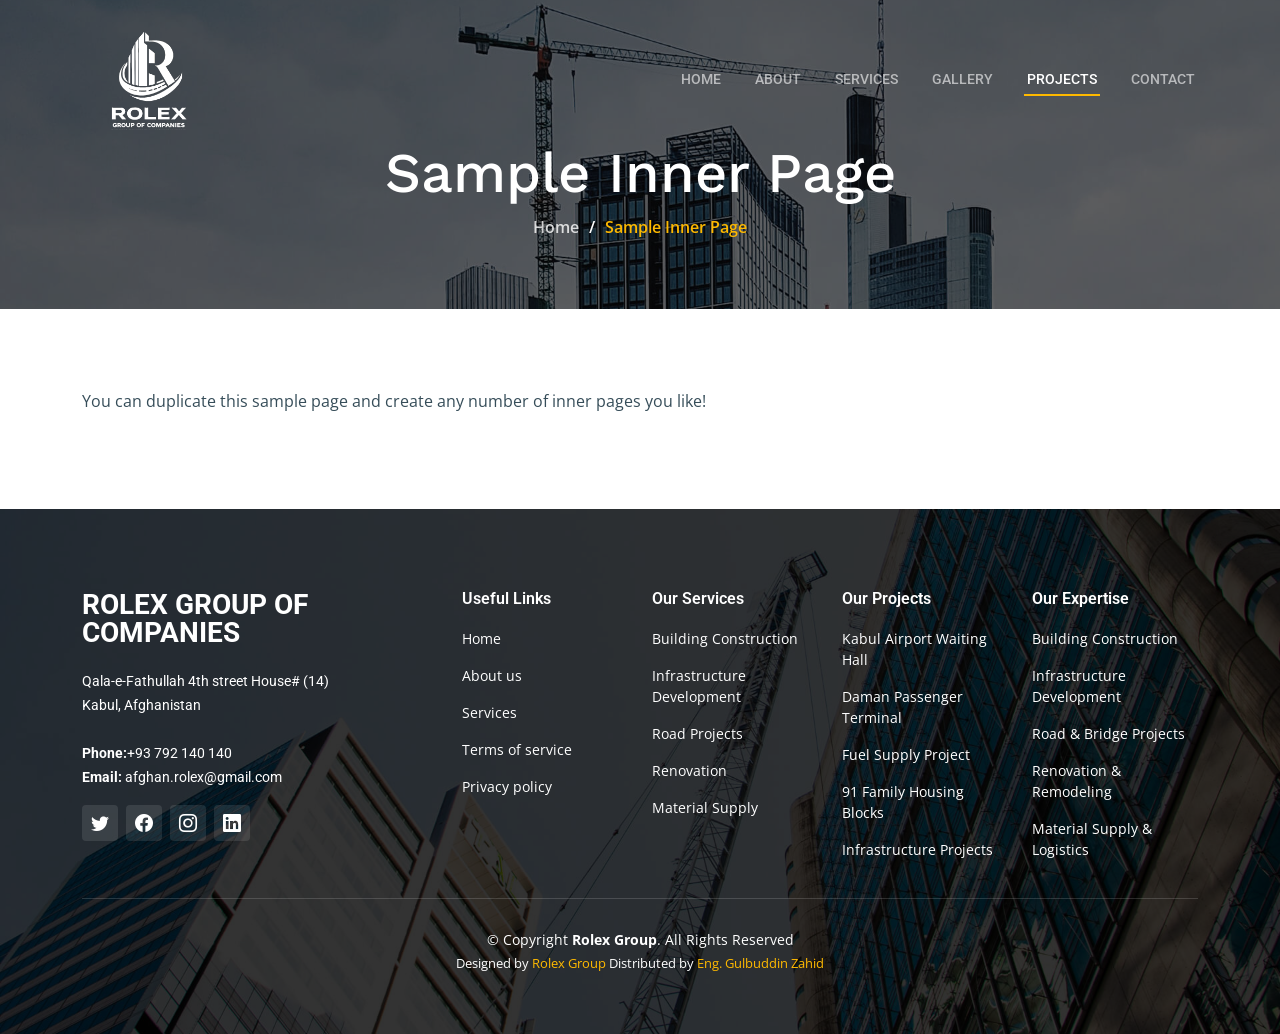
<file: sample-inner-page.html>
<!DOCTYPE html>
<html lang="en">

<head>
  <meta charset="utf-8">
  <meta content="width=device-width, initial-scale=1.0" name="viewport">

  <title>Rolex Group</title>
  <meta content="" name="description">
  <meta content="" name="keywords">

  <!-- Favicons -->
  <link href="assets/img/favicon.png" rel="icon">
  <link href="assets/img/apple-touch-icon.png" rel="apple-touch-icon">

  <!-- Google Fonts -->
  <link rel="preconnect" href="https://fonts.googleapis.com">
  <link rel="preconnect" href="https://fonts.gstatic.com" crossorigin>
  <link
    href="https://fonts.googleapis.com/css2?family=Open+Sans:ital,wght@0,300;0,400;0,500;0,600;0,700;1,300;1,400;1,600;1,700&family=Roboto:ital,wght@0,300;0,400;0,500;0,600;0,700;1,300;1,400;1,500;1,600;1,700&family=Work+Sans:ital,wght@0,300;0,400;0,500;0,600;0,700;1,300;1,400;1,500;1,600;1,700&display=swap"
    rel="stylesheet">

  <!-- Vendor CSS Files -->
  <link href="assets/vendor/bootstrap/css/bootstrap.min.css" rel="stylesheet">
  <link href="assets/vendor/bootstrap-icons/bootstrap-icons.css" rel="stylesheet">
  <link href="assets/vendor/fontawesome-free/css/all.min.css" rel="stylesheet">
  <link href="assets/vendor/aos/aos.css" rel="stylesheet">
  <link href="assets/vendor/glightbox/css/glightbox.min.css" rel="stylesheet">
  <link href="assets/vendor/swiper/swiper-bundle.min.css" rel="stylesheet">

  <!-- Template Main CSS File -->
  <link href="assets/css/main.css" rel="stylesheet">

  <!-- =======================================================
  * Template Name: UpConstruction - v1.3.0
  * Template URL: https://bootstrapmade.com/upconstruction-bootstrap-construction-website-template/
  * Author: BootstrapMade.com
  * License: https://bootstrapmade.com/license/
  ======================================================== -->
</head>

<body>

  <!-- ======= Header ======= -->
  <header id="header" class="header d-flex align-items-center">
    <div class="container-fluid container-xl d-flex align-items-center justify-content-between">

      <a href="index.html" class="logo d-flex align-items-center">
        <!-- Uncomment the line below if you also wish to use an image logo -->
       <img src="assets/img/logo.png" alt=""> 
        <h1><span></span></h1>
      </a>

      <i class="mobile-nav-toggle mobile-nav-show bi bi-list"></i>
      <i class="mobile-nav-toggle mobile-nav-hide d-none bi bi-x"></i>
      <nav id="navbar" class="navbar">
        <ul>
          <li><a href="index.html">Home</a></li>
          <li><a href="about.html">About</a></li>
          <li><a href="services.html">Services</a></li>
          <li><a href="projects.html">Gallery</a></li>
          <li><a href="blog.html" class="active">Projects</a></li>
        <!--  <li class="dropdown"><a href="#"><span>Dropdown</span> <i
                class="bi bi-chevron-down dropdown-indicator"></i></a>
            <ul>
              <li><a href="#">Dropdown 1</a></li>
              <li class="dropdown"><a href="#"><span>Deep Dropdown</span> <i
                    class="bi bi-chevron-down dropdown-indicator"></i></a>
                <ul>
                  <li><a href="#">Deep Dropdown 1</a></li>
                  <li><a href="#">Deep Dropdown 2</a></li>
                  <li><a href="#">Deep Dropdown 3</a></li>
                  <li><a href="#">Deep Dropdown 4</a></li>
                  <li><a href="#">Deep Dropdown 5</a></li>
                </ul>
              </li>
              <li><a href="#">Dropdown 2</a></li>
              <li><a href="#">Dropdown 3</a></li>
              <li><a href="#">Dropdown 4</a></li>
            </ul>
          </li> -->
          <li><a href="contact.html">Contact</a></li>
        </ul>
      </nav><!-- .navbar -->

    </div>
  </header><!-- End Header -->


  <main id="main">

    <!-- ======= Breadcrumbs ======= -->
    <div class="breadcrumbs d-flex align-items-center" style="background-image: url('assets/img/breadcrumbs-bg.jpg');">
      <div class="container position-relative d-flex flex-column align-items-center" data-aos="fade">

        <h2>Sample Inner Page</h2>
        <ol>
          <li><a href="index.html">Home</a></li>
          <li>Sample Inner Page</li>
        </ol>

      </div>
    </div><!-- End Breadcrumbs -->

    <section class="sample-page">
      <div class="container">

        <p>
          You can duplicate this sample page and create any number of inner pages you like!
        </p>

      </div>
    </section>

  </main><!-- End #main -->

   <!-- ======= Footer ======= -->
  <footer id="footer" class="footer">

    <div class="footer-content position-relative">
      <div class="container">
        <div class="row">

          <div class="col-lg-4 col-md-6">
            <div class="footer-info">
              <h3>Rolex Group of Companies</h3>
              <p>
                Qala-e-Fathullah 4th street House# (14) <br>
                Kabul, Afghanistan<br><br>
                <strong>Phone:</strong>+93 792 140 140 <br>
                <strong>Email:</strong> afghan.rolex@gmail.com<br>
              </p>
              <div class="social-links d-flex mt-3">
                <a href="#" class="d-flex align-items-center justify-content-center"><i class="bi bi-twitter"></i></a>
                <a href="#" class="d-flex align-items-center justify-content-center"><i class="bi bi-facebook"></i></a>
                <a href="#" class="d-flex align-items-center justify-content-center"><i class="bi bi-instagram"></i></a>
                <a href="#" class="d-flex align-items-center justify-content-center"><i class="bi bi-linkedin"></i></a>
              </div>
            </div>
          </div><!-- End footer info column-->

          <div class="col-lg-2 col-md-3 footer-links">
            <h4>Useful Links</h4>
            <ul>
              <li>Home</li>
              <li>About us</li>
              <li>Services</li>
              <li>Terms of service</li>
              <li>Privacy policy</li>
            </ul>
          </div><!-- End footer links column-->

          <div class="col-lg-2 col-md-3 footer-links">
            <h4>Our Services</h4>
            <ul>
              <li>Building Construction</li>
              <li>Infrastructure Development</li>
              <li>Road Projects</li>
              <li>Renovation</li>
              <li>Material Supply</li>
            </ul>
          </div><!-- End footer links column-->

          <div class="col-lg-2 col-md-3 footer-links">
            <h4>Our Projects</h4>
            <ul>
              <li>Kabul Airport Waiting Hall</li>
              <li>Daman Passenger Terminal</li>
              <li>Fuel Supply Project</li>
              <li>91 Family Housing Blocks</li>
              <li>Infrastructure Projects</li>
            </ul>
          </div><!-- End footer links column-->

          <div class="col-lg-2 col-md-3 footer-links">
            <h4>Our Expertise</h4>
            <ul>
              <li>Building Construction</li>
              <li>Infrastructure Development</li>
              <li>Road & Bridge Projects</li>
              <li>Renovation & Remodeling</li>
              <li>Material Supply & Logistics</li>
            </ul>
          </div><!-- End footer links column-->

        </div>
      </div>
    </div>

    <div class="footer-legal text-center position-relative">
      <div class="container">
        <div class="copyright">
          &copy; Copyright <strong><span>Rolex Group</span></strong>. All Rights Reserved
        </div>
        <div class="credits">
          <!-- All the links in the footer should remain intact. -->
          <!-- You can delete the links only if you purchased the pro version. -->
          <!-- Licensing information: https://bootstrapmade.com/license/ -->
          <!-- Purchase the pro version with working PHP/AJAX contact form: https://bootstrapmade.com/upconstruction-bootstrap-construction-website-template/ -->
          Designed by <a href="https://bootstrapmade.com/">Rolex Group</a> Distributed by <a
            href="https://themewagon.com">Eng. Gulbuddin Zahid</a>
        </div>
      </div>
    </div>

  </footer>
  <!-- End Footer -->

  <a href="#" class="scroll-top d-flex align-items-center justify-content-center"><i
      class="bi bi-arrow-up-short"></i></a>

  <div id="preloader"></div>

   <!-- Vendor JS Files -->
  <script src="assets/vendor/bootstrap/js/bootstrap.bundle.min.js"></script>
  <script src="assets/vendor/aos/aos.js"></script>
  <script src="assets/vendor/glightbox/js/glightbox.min.js"></script>
  <script src="assets/vendor/isotope-layout/isotope.pkgd.min.js"></script>
  <script src="assets/vendor/swiper/swiper-bundle.min.js"></script>
  <script src="assets/vendor/purecounter/purecounter_vanilla.js"></script>
  <script src="assets/vendor/php-email-form/validate.js"></script>

  <!-- Template Main JS File -->
  <script src="assets/js/main.js"></script>

</body>

</html>
</file>
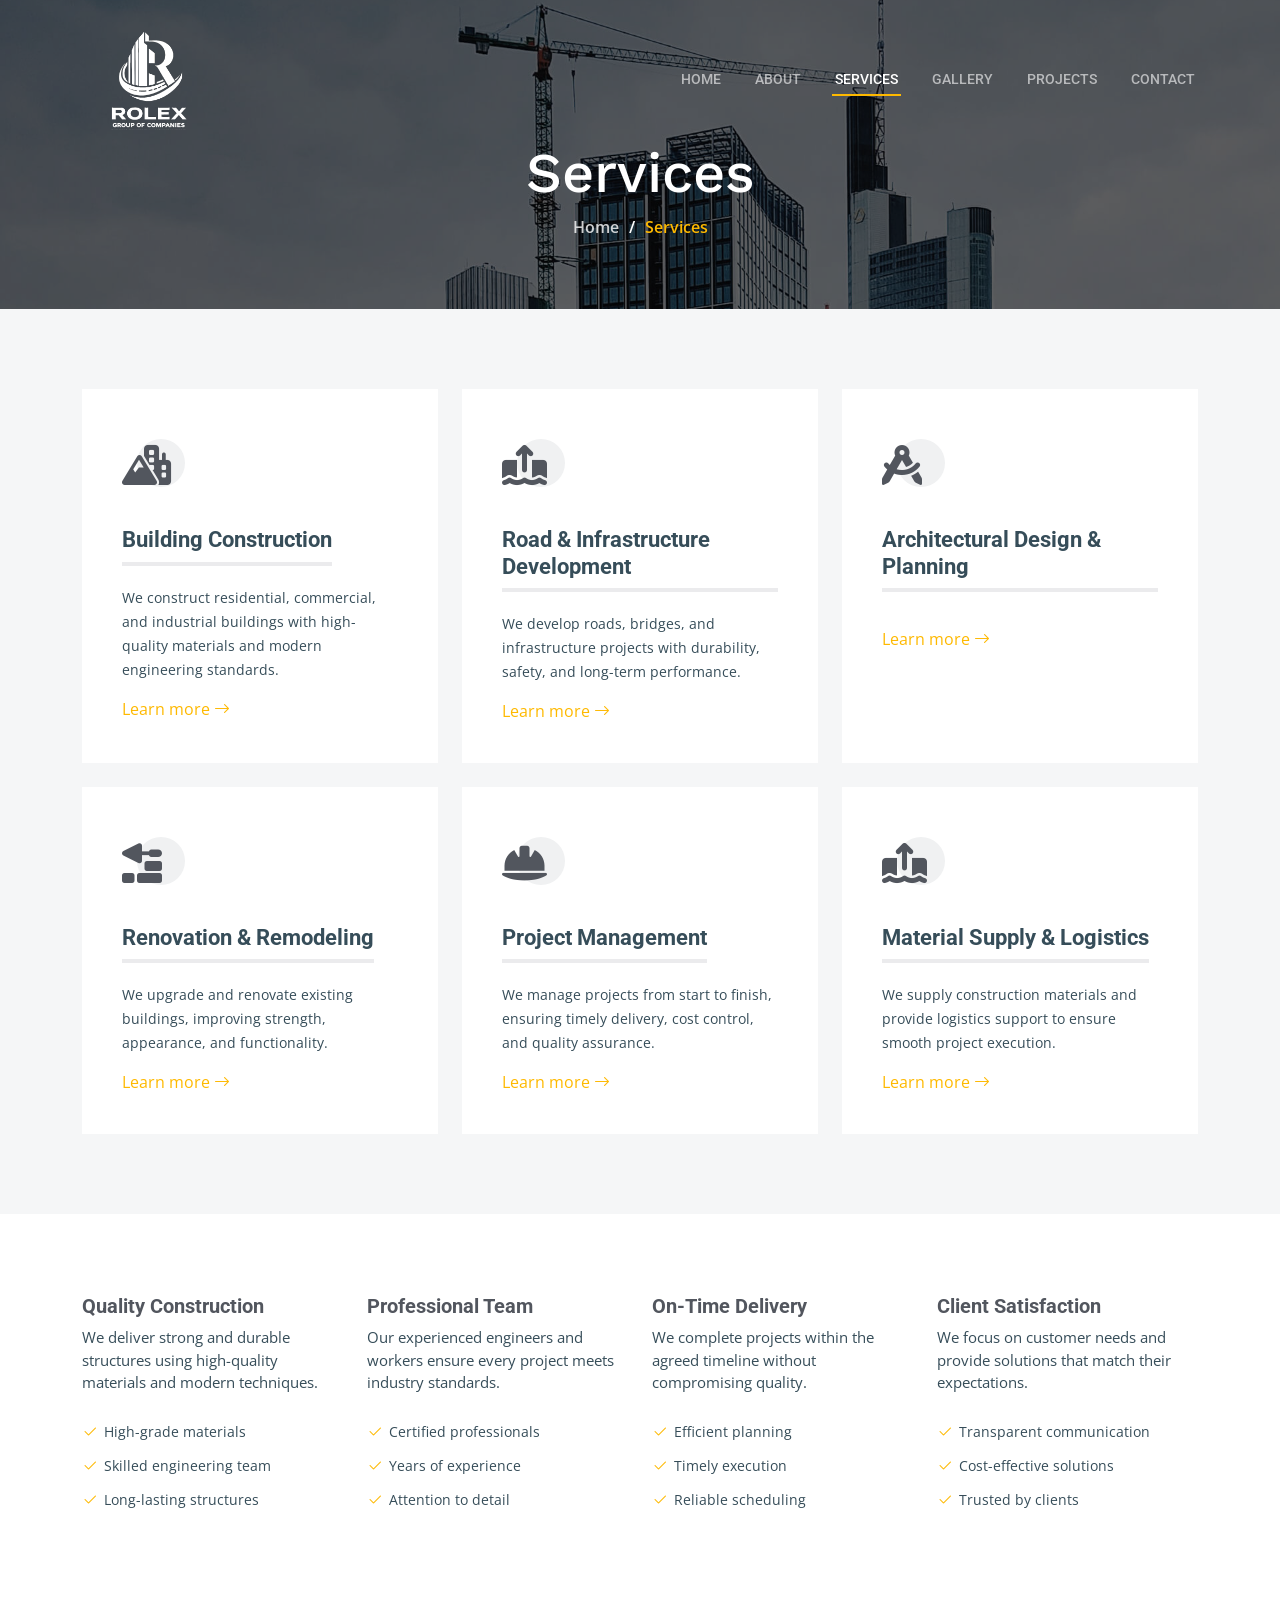
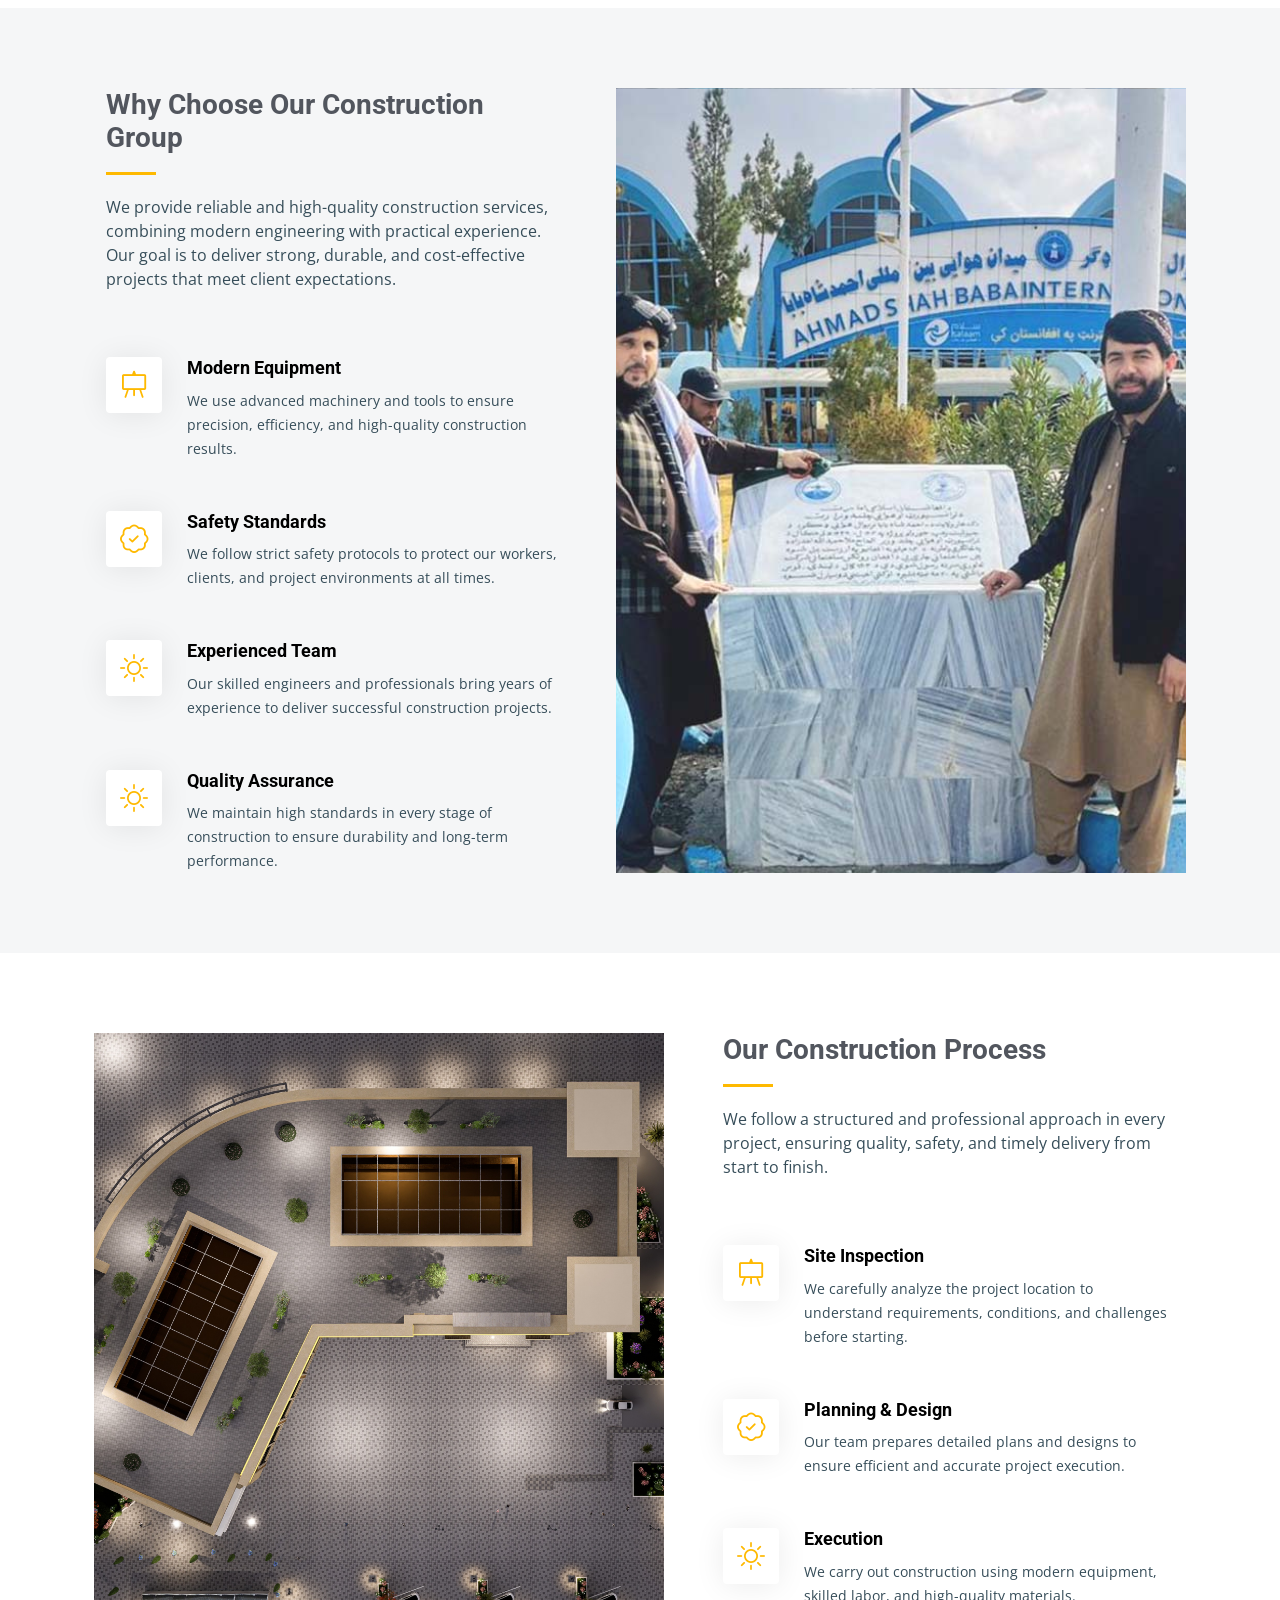
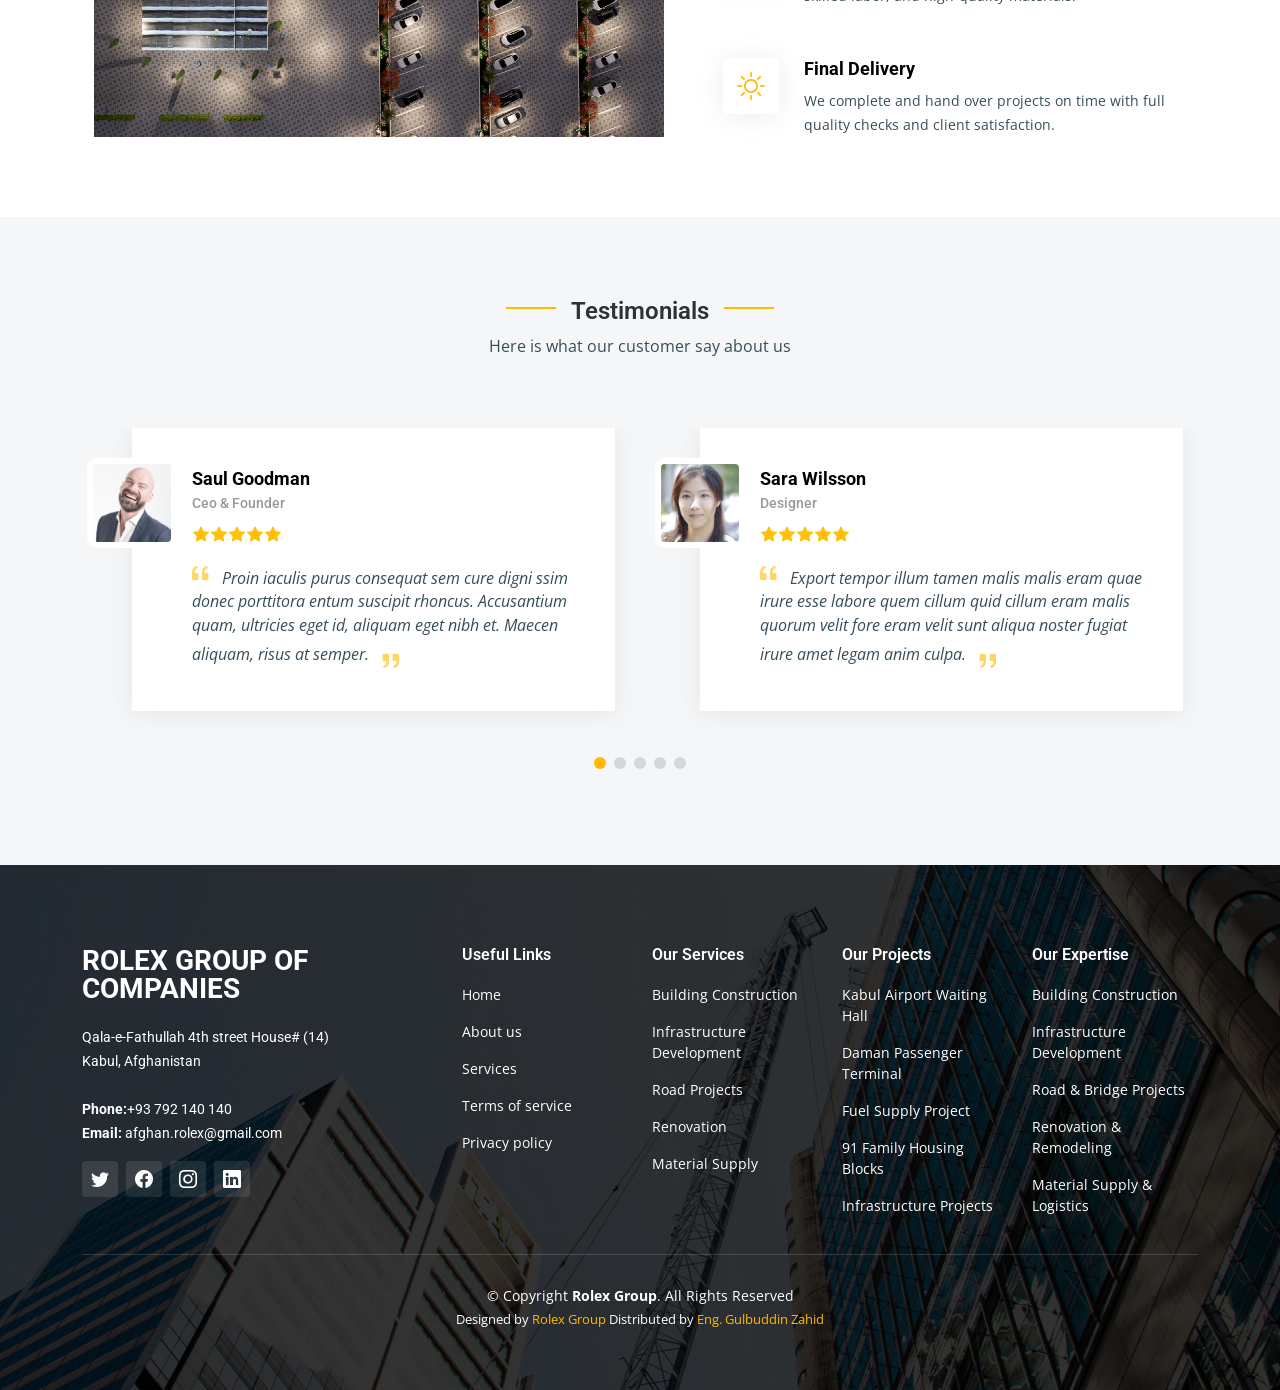
<file: services.html>
<!DOCTYPE html>
<html lang="en">

<head>
  <meta charset="utf-8">
  <meta content="width=device-width, initial-scale=1.0" name="viewport">

  <title>Rolex Group</title>
  <meta content="" name="description">
  <meta content="" name="keywords">

  <!-- Favicons -->
  <link href="assets/img/favicon.png" rel="icon">
  <link href="assets/img/apple-touch-icon.png" rel="apple-touch-icon">

  <!-- Google Fonts -->
  <link rel="preconnect" href="https://fonts.googleapis.com">
  <link rel="preconnect" href="https://fonts.gstatic.com" crossorigin>
  <link
    href="https://fonts.googleapis.com/css2?family=Open+Sans:ital,wght@0,300;0,400;0,500;0,600;0,700;1,300;1,400;1,600;1,700&family=Roboto:ital,wght@0,300;0,400;0,500;0,600;0,700;1,300;1,400;1,500;1,600;1,700&family=Work+Sans:ital,wght@0,300;0,400;0,500;0,600;0,700;1,300;1,400;1,500;1,600;1,700&display=swap"
    rel="stylesheet">

  <!-- Vendor CSS Files -->
  <link href="assets/vendor/bootstrap/css/bootstrap.min.css" rel="stylesheet">
  <link href="assets/vendor/bootstrap-icons/bootstrap-icons.css" rel="stylesheet">
  <link href="assets/vendor/fontawesome-free/css/all.min.css" rel="stylesheet">
  <link href="assets/vendor/aos/aos.css" rel="stylesheet">
  <link href="assets/vendor/glightbox/css/glightbox.min.css" rel="stylesheet">
  <link href="assets/vendor/swiper/swiper-bundle.min.css" rel="stylesheet">

  <!-- Template Main CSS File -->
  <link href="assets/css/main.css" rel="stylesheet">

  <!-- =======================================================
  * Template Name: UpConstruction - v1.3.0
  * Template URL: https://bootstrapmade.com/upconstruction-bootstrap-construction-website-template/
  * Author: BootstrapMade.com
  * License: https://bootstrapmade.com/license/
  ======================================================== -->
</head>

<body>

  <!-- ======= Header ======= -->
  <header id="header" class="header d-flex align-items-center">
    <div class="container-fluid container-xl d-flex align-items-center justify-content-between">

      <a href="index.html" class="logo d-flex align-items-center">
        <!-- Uncomment the line below if you also wish to use an image logo -->
       <img src="assets/img/logo.png" alt=""> 
        <h1><span></span></h1>
      </a>

      <i class="mobile-nav-toggle mobile-nav-show bi bi-list"></i>
      <i class="mobile-nav-toggle mobile-nav-hide d-none bi bi-x"></i>
      <nav id="navbar" class="navbar">
        <ul>
          <li><a href="index.html">Home</a></li>
          <li><a href="about.html">About</a></li>
          <li><a href="services.html" class="active">Services</a></li>
          <li><a href="projects.html">Gallery</a></li>
          <li><a href="blog.html">Projects</a></li>
        <!--  <li class="dropdown"><a href="#"><span>Dropdown</span> <i
                class="bi bi-chevron-down dropdown-indicator"></i></a>
            <ul>
              <li><a href="#">Dropdown 1</a></li>
              <li class="dropdown"><a href="#"><span>Deep Dropdown</span> <i
                    class="bi bi-chevron-down dropdown-indicator"></i></a>
                <ul>
                  <li><a href="#">Deep Dropdown 1</a></li>
                  <li><a href="#">Deep Dropdown 2</a></li>
                  <li><a href="#">Deep Dropdown 3</a></li>
                  <li><a href="#">Deep Dropdown 4</a></li>
                  <li><a href="#">Deep Dropdown 5</a></li>
                </ul>
              </li>
              <li><a href="#">Dropdown 2</a></li>
              <li><a href="#">Dropdown 3</a></li>
              <li><a href="#">Dropdown 4</a></li>
            </ul>
          </li> -->
          <li><a href="contact.html">Contact</a></li>
        </ul>
      </nav><!-- .navbar -->

    </div>
  </header><!-- End Header -->

  <main id="main">

    <!-- ======= Breadcrumbs ======= -->
    <div class="breadcrumbs d-flex align-items-center" style="background-image: url('assets/img/breadcrumbs-bg.jpg');">
      <div class="container position-relative d-flex flex-column align-items-center" data-aos="fade">

        <h2>Services</h2>
        <ol>
          <li><a href="index.html">Home</a></li>
          <li>Services</li>
        </ol>

      </div>
    </div><!-- End Breadcrumbs -->

    <!-- ======= Services Section ======= -->
    <section id="services" class="services section-bg">
      <div class="container" data-aos="fade-up">

        <div class="row gy-4">

          <div class="col-lg-4 col-md-6" data-aos="fade-up" data-aos-delay="100">
            <div class="service-item  position-relative">
              <div class="icon">
                <i class="fa-solid fa-mountain-city"></i>
              </div>
              <h3>Building Construction</h3>
              <p>We construct residential, commercial, and industrial buildings with high-quality materials and modern engineering standards.</p>
              <a href="service-details.html" class="readmore stretched-link">Learn more <i
                  class="bi bi-arrow-right"></i></a>
            </div>
          </div><!-- End Service Item -->

          <div class="col-lg-4 col-md-6" data-aos="fade-up" data-aos-delay="200">
            <div class="service-item position-relative">
              <div class="icon">
                <i class="fa-solid fa-arrow-up-from-ground-water"></i>
              </div>
              <h3>Road & Infrastructure Development</h3>
              <p>We develop roads, bridges, and infrastructure projects with durability, safety, and long-term performance.</p>
              <a href="service-details.html" class="readmore stretched-link">Learn more <i
                  class="bi bi-arrow-right"></i></a>
            </div>
          </div><!-- End Service Item -->

          <div class="col-lg-4 col-md-6" data-aos="fade-up" data-aos-delay="300">
            <div class="service-item position-relative">
              <div class="icon">
                <i class="fa-solid fa-compass-drafting"></i>
              </div>
              <h3>Architectural Design & Planning</h3>
              <pOur team provides professional architectural designs, 2D/3D plans, and project planning tailored to client needs.</p>
              <a href="service-details.html" class="readmore stretched-link">Learn more <i
                  class="bi bi-arrow-right"></i></a>
            </div>
          </div><!-- End Service Item -->

          <div class="col-lg-4 col-md-6" data-aos="fade-up" data-aos-delay="400">
            <div class="service-item position-relative">
              <div class="icon">
                <i class="fa-solid fa-trowel-bricks"></i>
              </div>
              <h3>Renovation & Remodeling</h3>
              <p>We upgrade and renovate existing buildings, improving strength, appearance, and functionality.</p>
              <a href="service-details.html" class="readmore stretched-link">Learn more <i
                  class="bi bi-arrow-right"></i></a>
            </div>
          </div><!-- End Service Item -->

          <div class="col-lg-4 col-md-6" data-aos="fade-up" data-aos-delay="500">
            <div class="service-item position-relative">
              <div class="icon">
                <i class="fa-solid fa-helmet-safety"></i>
              </div>
              <h3>Project Management</h3>
              <p>We manage projects from start to finish, ensuring timely delivery, cost control, and quality assurance.</p>
              <a href="service-details.html" class="readmore stretched-link">Learn more <i
                  class="bi bi-arrow-right"></i></a>
            </div>
          </div><!-- End Service Item -->

          <div class="col-lg-4 col-md-6" data-aos="fade-up" data-aos-delay="600">
            <div class="service-item position-relative">
              <div class="icon">
                <i class="fa-solid fa-arrow-up-from-ground-water"></i>
              </div>
              <h3>Material Supply & Logistics</h3>
              <p>We supply construction materials and provide logistics support to ensure smooth project execution.</p>
              <a href="service-details.html" class="readmore stretched-link">Learn more <i
                  class="bi bi-arrow-right"></i></a>
            </div>
          </div><!-- End Service Item -->

        </div>

      </div>
    </section><!-- End Services Section -->

    <!-- ======= Servie Cards Section ======= -->
    <section id="services-cards" class="services-cards">
      <div class="container" data-aos="fade-up">

        <div class="row gy-4">

          <div class="col-lg-3 col-md-6" data-aos="zoom-in" data-aos-delay="100">
            <h3>Quality Construction</h3>
            <p>We deliver strong and durable structures using high-quality materials and modern techniques.</p>
            <ul class="list-unstyled">
              <li><i class="bi bi-check2"></i> <span>High-grade materials</span></li>
              <li><i class="bi bi-check2"></i> <span>Skilled engineering team</span></li>
              <li><i class="bi bi-check2"></i> <span>Long-lasting structures</span></li>
            </ul>
          </div><!-- End feature item-->

          <div class="col-lg-3 col-md-6" data-aos="zoom-in" data-aos-delay="200">
            <h3>Professional Team</h3>
            <p>Our experienced engineers and workers ensure every project meets industry standards.</p>

            <ul class="list-unstyled">
              <li><i class="bi bi-check2"></i> <span>Certified professionals</span></li>
              <li><i class="bi bi-check2"></i> <span>Years of experience</span></li>
              <li><i class="bi bi-check2"></i> <span>Attention to detail</span></li>
            </ul>
          </div><!-- End feature item-->

          <div class="col-lg-3 col-md-6" data-aos="zoom-in" data-aos-delay="300">
            <h3>On-Time Delivery</h3>
            <p>We complete projects within the agreed timeline without compromising quality.</p>
            <ul class="list-unstyled">
              <li><i class="bi bi-check2"></i> <span>Efficient planning</span></li>
              <li><i class="bi bi-check2"></i> <span>Timely execution</span></li>
              <li><i class="bi bi-check2"></i> <span>Reliable scheduling</span></li>
            </ul>
          </div><!-- End feature item-->

          <div class="col-lg-3 col-md-6" data-aos="zoom-in" data-aos-delay="400">
            <h3>Client Satisfaction</h3>
            <p>We focus on customer needs and provide solutions that match their expectations.</p>
            <ul class="list-unstyled">
              <li><i class="bi bi-check2"></i> <span>Transparent communication</span></li>
              <li><i class="bi bi-check2"></i> <span>Cost-effective solutions</span></li>
              <li><i class="bi bi-check2"></i> <span>Trusted by clients</span></li>
            </ul>
          </div><!-- End feature item-->

        </div>

      </div>
    </section><!-- End Servie Cards Section -->

    <!-- ======= Alt Services Section 2 ======= -->
    <section id="alt-services-2" class="alt-services section-bg">
      <div class="container" data-aos="fade-up">

        <div class="row justify-content-around gy-4">
          <div class="col-lg-5 d-flex flex-column justify-content-center">
            <h3>Why Choose Our Construction Group</h3>
            <p>We provide reliable and high-quality construction services, combining modern engineering with practical experience.
              Our goal is to deliver strong, durable, and cost-effective projects that meet client expectations.</p>

            <div class="icon-box d-flex position-relative" data-aos="fade-up" data-aos-delay="100">
              <i class="bi bi-easel flex-shrink-0"></i>
              <div>
                <h4><a href="" class="stretched-link">Modern Equipment</a></h4>
                <p>We use advanced machinery and tools to ensure precision, efficiency, and high-quality construction results.</p>
              </div>
            </div><!-- End Icon Box -->

            <div class="icon-box d-flex position-relative" data-aos="fade-up" data-aos-delay="200">
              <i class="bi bi-patch-check flex-shrink-0"></i>
              <div>
                <h4><a href="" class="stretched-link">Safety Standards</a></h4>
                <p>We follow strict safety protocols to protect our workers, clients, and project environments at all times.</p>
              </div>
            </div><!-- End Icon Box -->

            <div class="icon-box d-flex position-relative" data-aos="fade-up" data-aos-delay="300">
              <i class="bi bi-brightness-high flex-shrink-0"></i>
              <div>
                <h4><a href="" class="stretched-link">Experienced Team</a></h4>
                <p>Our skilled engineers and professionals bring years of experience to deliver successful construction projects.</p>
              </div>
            </div><!-- End Icon Box -->

            <div class="icon-box d-flex position-relative" data-aos="fade-up" data-aos-delay="400">
              <i class="bi bi-brightness-high flex-shrink-0"></i>
              <div>
                <h4><a href="" class="stretched-link">Quality Assurance</a></h4>
                <p>We maintain high standards in every stage of construction to ensure durability and long-term performance.</p>
              </div>
            </div><!-- End Icon Box -->
          </div>

          <div class="col-lg-6 img-bg" style="background-image: url(assets/img/alt-services-2.jpg);" data-aos="zoom-in"
            data-aos-delay="100"></div>
        </div>

      </div>
    </section><!-- End Alt Services Section 2 -->

    <!-- ======= Alt Services Section ======= -->
    <section id="alt-services" class="alt-services">
      <div class="container" data-aos="fade-up">

        <div class="row justify-content-around gy-4">
          <div class="col-lg-6 img-bg" style="background-image: url(assets/img/alt-services.jpg);" data-aos="zoom-in"
            data-aos-delay="100"></div>

          <div class="col-lg-5 d-flex flex-column justify-content-center">
            <h3>Our Construction Process</h3>
            <p>We follow a structured and professional approach in every project, ensuring quality, safety, and timely delivery from start to finish.</p>

            <div class="icon-box d-flex position-relative" data-aos="fade-up" data-aos-delay="100">
              <i class="bi bi-easel flex-shrink-0"></i>
              <div>
                <h4><a href="" class="stretched-link">Site Inspection</a></h4>
                <p>We carefully analyze the project location to understand requirements, conditions, and challenges before starting.</p>
              </div>
            </div><!-- End Icon Box -->

            <div class="icon-box d-flex position-relative" data-aos="fade-up" data-aos-delay="200">
              <i class="bi bi-patch-check flex-shrink-0"></i>
              <div>
                <h4><a href="" class="stretched-link">Planning & Design</a></h4>
                <p>Our team prepares detailed plans and designs to ensure efficient and accurate project execution.</p>
              </div>
            </div><!-- End Icon Box -->

            <div class="icon-box d-flex position-relative" data-aos="fade-up" data-aos-delay="300">
              <i class="bi bi-brightness-high flex-shrink-0"></i>
              <div>
                <h4><a href="" class="stretched-link">Execution</a></h4>
                <p>We carry out construction using modern equipment, skilled labor, and high-quality materials.</p>
              </div>
            </div><!-- End Icon Box -->

            <div class="icon-box d-flex position-relative" data-aos="fade-up" data-aos-delay="400">
              <i class="bi bi-brightness-high flex-shrink-0"></i>
              <div>
                <h4><a href="" class="stretched-link">Final Delivery</a></h4>
                <p>We complete and hand over projects on time with full quality checks and client satisfaction.</p>
              </div>
            </div><!-- End Icon Box -->

          </div>
        </div>

      </div>
    </section><!-- End Alt Services Section -->

    <!-- ======= Testimonials Section ======= -->
    <section id="testimonials" class="testimonials section-bg">
      <div class="container" data-aos="fade-up">

        <div class="section-header">
          <h2>Testimonials</h2>
          <p>Here is what our customer say about us</p>
        </div>

        <div class="slides-2 swiper">
          <div class="swiper-wrapper">

            <div class="swiper-slide">
              <div class="testimonial-wrap">
                <div class="testimonial-item">
                  <img src="assets/img/testimonials/testimonials-1.jpg" class="testimonial-img" alt="">
                  <h3>Saul Goodman</h3>
                  <h4>Ceo &amp; Founder</h4>
                  <div class="stars">
                    <i class="bi bi-star-fill"></i><i class="bi bi-star-fill"></i><i class="bi bi-star-fill"></i><i
                      class="bi bi-star-fill"></i><i class="bi bi-star-fill"></i>
                  </div>
                  <p>
                    <i class="bi bi-quote quote-icon-left"></i>
                    Proin iaculis purus consequat sem cure digni ssim donec porttitora entum suscipit rhoncus.
                    Accusantium quam, ultricies eget id, aliquam eget nibh et. Maecen aliquam, risus at semper.
                    <i class="bi bi-quote quote-icon-right"></i>
                  </p>
                </div>
              </div>
            </div><!-- End testimonial item -->

            <div class="swiper-slide">
              <div class="testimonial-wrap">
                <div class="testimonial-item">
                  <img src="assets/img/testimonials/testimonials-2.jpg" class="testimonial-img" alt="">
                  <h3>Sara Wilsson</h3>
                  <h4>Designer</h4>
                  <div class="stars">
                    <i class="bi bi-star-fill"></i><i class="bi bi-star-fill"></i><i class="bi bi-star-fill"></i><i
                      class="bi bi-star-fill"></i><i class="bi bi-star-fill"></i>
                  </div>
                  <p>
                    <i class="bi bi-quote quote-icon-left"></i>
                    Export tempor illum tamen malis malis eram quae irure esse labore quem cillum quid cillum eram malis
                    quorum velit fore eram velit sunt aliqua noster fugiat irure amet legam anim culpa.
                    <i class="bi bi-quote quote-icon-right"></i>
                  </p>
                </div>
              </div>
            </div><!-- End testimonial item -->

            <div class="swiper-slide">
              <div class="testimonial-wrap">
                <div class="testimonial-item">
                  <img src="assets/img/testimonials/testimonials-3.jpg" class="testimonial-img" alt="">
                  <h3>Jena Karlis</h3>
                  <h4>Store Owner</h4>
                  <div class="stars">
                    <i class="bi bi-star-fill"></i><i class="bi bi-star-fill"></i><i class="bi bi-star-fill"></i><i
                      class="bi bi-star-fill"></i><i class="bi bi-star-fill"></i>
                  </div>
                  <p>
                    <i class="bi bi-quote quote-icon-left"></i>
                    Enim nisi quem export duis labore cillum quae magna enim sint quorum nulla quem veniam duis minim
                    tempor labore quem eram duis noster aute amet eram fore quis sint minim.
                    <i class="bi bi-quote quote-icon-right"></i>
                  </p>
                </div>
              </div>
            </div><!-- End testimonial item -->

            <div class="swiper-slide">
              <div class="testimonial-wrap">
                <div class="testimonial-item">
                  <img src="assets/img/testimonials/testimonials-4.jpg" class="testimonial-img" alt="">
                  <h3>Matt Brandon</h3>
                  <h4>Freelancer</h4>
                  <div class="stars">
                    <i class="bi bi-star-fill"></i><i class="bi bi-star-fill"></i><i class="bi bi-star-fill"></i><i
                      class="bi bi-star-fill"></i><i class="bi bi-star-fill"></i>
                  </div>
                  <p>
                    <i class="bi bi-quote quote-icon-left"></i>
                    Fugiat enim eram quae cillum dolore dolor amet nulla culpa multos export minim fugiat minim velit
                    minim dolor enim duis veniam ipsum anim magna sunt elit fore quem dolore labore illum veniam.
                    <i class="bi bi-quote quote-icon-right"></i>
                  </p>
                </div>
              </div>
            </div><!-- End testimonial item -->

            <div class="swiper-slide">
              <div class="testimonial-wrap">
                <div class="testimonial-item">
                  <img src="assets/img/testimonials/testimonials-5.jpg" class="testimonial-img" alt="">
                  <h3>John Larson</h3>
                  <h4>Entrepreneur</h4>
                  <div class="stars">
                    <i class="bi bi-star-fill"></i><i class="bi bi-star-fill"></i><i class="bi bi-star-fill"></i><i
                      class="bi bi-star-fill"></i><i class="bi bi-star-fill"></i>
                  </div>
                  <p>
                    <i class="bi bi-quote quote-icon-left"></i>
                    Quis quorum aliqua sint quem legam fore sunt eram irure aliqua veniam tempor noster veniam enim
                    culpa labore duis sunt culpa nulla illum cillum fugiat legam esse veniam culpa fore nisi cillum
                    quid.
                    <i class="bi bi-quote quote-icon-right"></i>
                  </p>
                </div>
              </div>
            </div><!-- End testimonial item -->

          </div>
          <div class="swiper-pagination"></div>
        </div>

      </div>
    </section><!-- End Testimonials Section -->

  </main><!-- End #main -->

   <!-- ======= Footer ======= -->
  <footer id="footer" class="footer">

    <div class="footer-content position-relative">
      <div class="container">
        <div class="row">

          <div class="col-lg-4 col-md-6">
            <div class="footer-info">
              <h3>Rolex Group of Companies</h3>
              <p>
                Qala-e-Fathullah 4th street House# (14) <br>
                Kabul, Afghanistan<br><br>
                <strong>Phone:</strong>+93 792 140 140 <br>
                <strong>Email:</strong> afghan.rolex@gmail.com<br>
              </p>
              <div class="social-links d-flex mt-3">
                <a href="#" class="d-flex align-items-center justify-content-center"><i class="bi bi-twitter"></i></a>
                <a href="#" class="d-flex align-items-center justify-content-center"><i class="bi bi-facebook"></i></a>
                <a href="#" class="d-flex align-items-center justify-content-center"><i class="bi bi-instagram"></i></a>
                <a href="#" class="d-flex align-items-center justify-content-center"><i class="bi bi-linkedin"></i></a>
              </div>
            </div>
          </div><!-- End footer info column-->

          <div class="col-lg-2 col-md-3 footer-links">
            <h4>Useful Links</h4>
            <ul>
              <li>Home</li>
              <li>About us</li>
              <li>Services</li>
              <li>Terms of service</li>
              <li>Privacy policy</li>
            </ul>
          </div><!-- End footer links column-->

          <div class="col-lg-2 col-md-3 footer-links">
            <h4>Our Services</h4>
            <ul>
              <li>Building Construction</li>
              <li>Infrastructure Development</li>
              <li>Road Projects</li>
              <li>Renovation</li>
              <li>Material Supply</li>
            </ul>
          </div><!-- End footer links column-->

          <div class="col-lg-2 col-md-3 footer-links">
            <h4>Our Projects</h4>
            <ul>
              <li>Kabul Airport Waiting Hall</li>
              <li>Daman Passenger Terminal</li>
              <li>Fuel Supply Project</li>
              <li>91 Family Housing Blocks</li>
              <li>Infrastructure Projects</li>
            </ul>
          </div><!-- End footer links column-->

          <div class="col-lg-2 col-md-3 footer-links">
            <h4>Our Expertise</h4>
            <ul>
              <li>Building Construction</li>
              <li>Infrastructure Development</li>
              <li>Road & Bridge Projects</li>
              <li>Renovation & Remodeling</li>
              <li>Material Supply & Logistics</li>
            </ul>
          </div><!-- End footer links column-->

        </div>
      </div>
    </div>

    <div class="footer-legal text-center position-relative">
      <div class="container">
        <div class="copyright">
          &copy; Copyright <strong><span>Rolex Group</span></strong>. All Rights Reserved
        </div>
        <div class="credits">
          <!-- All the links in the footer should remain intact. -->
          <!-- You can delete the links only if you purchased the pro version. -->
          <!-- Licensing information: https://bootstrapmade.com/license/ -->
          <!-- Purchase the pro version with working PHP/AJAX contact form: https://bootstrapmade.com/upconstruction-bootstrap-construction-website-template/ -->
          Designed by <a href="https://bootstrapmade.com/">Rolex Group</a> Distributed by <a
            href="https://themewagon.com">Eng. Gulbuddin Zahid</a>
        </div>
      </div>
    </div>

  </footer>
  <!-- End Footer -->

  <a href="#" class="scroll-top d-flex align-items-center justify-content-center"><i
      class="bi bi-arrow-up-short"></i></a>

  <div id="preloader"></div>
  <!-- Vendor JS Files -->
  <script src="assets/vendor/bootstrap/js/bootstrap.bundle.min.js"></script>
  <script src="assets/vendor/aos/aos.js"></script>
  <script src="assets/vendor/glightbox/js/glightbox.min.js"></script>
  <script src="assets/vendor/isotope-layout/isotope.pkgd.min.js"></script>
  <script src="assets/vendor/swiper/swiper-bundle.min.js"></script>
  <script src="assets/vendor/purecounter/purecounter_vanilla.js"></script>
  <script src="assets/vendor/php-email-form/validate.js"></script>

  <!-- Template Main JS File -->
  <script src="assets/js/main.js"></script>

</body>

</html>
</file>
<file: assets/css/main.css>
/**
* Template Name: UpConstruction - v1.3.0
* Template URL: https://bootstrapmade.com/upconstruction-bootstrap-construction-website-template/
* Author: BootstrapMade.com
* License: https://bootstrapmade.com/license/
*/

/*--------------------------------------------------------------
# Set main reusable colors and fonts using CSS variables
# Learn more about CSS variables at https://developer.mozilla.org/en-US/docs/Web/CSS/Using_CSS_custom_properties
--------------------------------------------------------------*/
/* Fonts */
:root {
  --font-default: "Open Sans", system-ui, -apple-system, "Segoe UI", Roboto, "Helvetica Neue", Arial, "Noto Sans", "Liberation Sans", sans-serif, "Apple Color Emoji", "Segoe UI Emoji", "Segoe UI Symbol", "Noto Color Emoji";
  --font-primary: "Roboto", sans-serif;
  --font-secondary: "Work Sans", sans-serif;
}

/* Colors */
:root {
  --color-default: #364d59;
  --color-primary: #feb900;
  --color-secondary: #52565e;
}

/* Smooth scroll behavior */
:root {
  scroll-behavior: smooth;
}

/*--------------------------------------------------------------
# General
--------------------------------------------------------------*/
body {
  font-family: var(--font-default);
  color: var(--color-default);
  overflow-x: hidden;
}

a {
  color: var(--color-primary);
  text-decoration: none;
}

a:hover {
  color: #ffc732;
  text-decoration: none;
}

h1,
h2,
h3,
h4,
h5,
h6 {
  font-family: var(--font-primary);
}

/*--------------------------------------------------------------
# Sections & Section Header
--------------------------------------------------------------*/
section {
  padding: 80px 0;
  overflow: hidden;
}

.section-bg {
  background-color: #f5f6f7;
}

.section-header {
  text-align: center;
  padding-bottom: 70px;
}

.section-header h2 {
  font-size: 24px;
  font-weight: 600;
  position: relative;
  color: #2e3135;
}

.section-header h2:before,
.section-header h2:after {
  content: "";
  width: 50px;
  height: 2px;
  background: var(--color-primary);
  display: inline-block;
}

.section-header h2:before {
  margin: 0 15px 10px 0;
}

.section-header h2:after {
  margin: 0 0 10px 15px;
}

.section-header p {
  margin: 0 auto 0 auto;
}

@media (min-width: 1199px) {
  .section-header p {
    max-width: 60%;
  }
}

/*--------------------------------------------------------------
# Breadcrumbs
--------------------------------------------------------------*/
.breadcrumbs {
  padding: 140px 0 60px 0;
  min-height: 30vh;
  position: relative;
  background-size: cover;
  background-position: center;
  background-repeat: no-repeat;
}

.breadcrumbs:before {
  content: "";
  background-color: rgba(0, 0, 0, 0.6);
  position: absolute;
  inset: 0;
}

.breadcrumbs h2 {
  font-size: 56px;
  font-weight: 500;
  color: #fff;
  font-family: var(--font-secondary);
}

.breadcrumbs ol {
  display: flex;
  flex-wrap: wrap;
  list-style: none;
  padding: 0 0 10px 0;
  margin: 0;
  font-size: 16px;
  font-weight: 600;
  color: var(--color-primary);
}

.breadcrumbs ol a {
  color: rgba(255, 255, 255, 0.8);
  transition: 0.3s;
}

.breadcrumbs ol a:hover {
  text-decoration: underline;
}

.breadcrumbs ol li+li {
  padding-left: 10px;
}

.breadcrumbs ol li+li::before {
  display: inline-block;
  padding-right: 10px;
  color: #fff;
  content: "/";
}

/*--------------------------------------------------------------
# Scroll top button
--------------------------------------------------------------*/
.scroll-top {
  position: fixed;
  visibility: hidden;
  opacity: 0;
  right: 15px;
  bottom: 15px;
  z-index: 99999;
  background: var(--color-primary);
  width: 40px;
  height: 40px;
  border-radius: 4px;
  transition: all 0.4s;
}

.scroll-top i {
  font-size: 24px;
  color: var(--color-secondary);
  line-height: 0;
}
.iconz img {
  width: 60px;
  height: 60px;
  object-fit: contain;
}
.scroll-top:hover {
  background: #ffc732;
  color: #fff;
}

.scroll-top.active {
  visibility: visible;
  opacity: 1;
}

/*--------------------------------------------------------------
# Preloader
--------------------------------------------------------------*/
#preloader {
  position: fixed;
  inset: 0;
  z-index: 999999;
  overflow: hidden;
  background: #fff;
  transition: all 0.6s ease-out;
}

#preloader:before {
  content: "";
  position: fixed;
  top: calc(50% - 30px);
  left: calc(50% - 30px);
  border: 6px solid #fff;
  border-color: var(--color-primary) transparent var(--color-primary) transparent;
  border-radius: 50%;
  width: 60px;
  height: 60px;
  -webkit-animation: animate-preloader 1.5s linear infinite;
  animation: animate-preloader 1.5s linear infinite;
}

@-webkit-keyframes animate-preloader {
  0% {
    transform: rotate(0deg);
  }

  100% {
    transform: rotate(360deg);
  }
}

@keyframes animate-preloader {
  0% {
    transform: rotate(0deg);
  }

  100% {
    transform: rotate(360deg);
  }
}

/*--------------------------------------------------------------
# Disable aos animation delay on mobile devices
--------------------------------------------------------------*/
@media screen and (max-width: 768px) {
  [data-aos-delay] {
    transition-delay: 0 !important;
  }
}

/*--------------------------------------------------------------
# Header
--------------------------------------------------------------*/
.header {
  z-index: 997;
  position: absolute;
  padding: 30px 0;
  top: 0;
  left: 0;
  right: 0;
}

.header .logo img {
  max-height: 100px;
  margin-right: 16px;
}

.header .logo h1 {
  font-size: 24px;
  font-weight: 700;
  color: #fff;
  margin-bottom: 0;
  font-family: var(--font-primary);
}

.header .logo h1 span {
  color: var(--color-primary);
}

/*--------------------------------------------------------------
# Desktop Navigation
--------------------------------------------------------------*/
@media (min-width: 1280px) {
  .navbar {
    padding: 0;
  }

  .navbar ul {
    margin: 0;
    padding: 0;
    display: flex;
    list-style: none;
    align-items: center;
  }

  .navbar li {
    position: relative;
  }

  .navbar>ul>li {
    white-space: nowrap;
    padding: 10px 0 10px 28px;
  }

  .navbar a,
  .navbar a:focus {
    display: flex;
    align-items: center;
    justify-content: space-between;
    padding: 0 3px;
    font-family: var(--font-primary);
    font-size: 14px;
    font-weight: 500;
    color: rgba(255, 255, 255, 0.6);
    text-transform: uppercase;
    white-space: nowrap;
    transition: 0.3s;
    position: relative;
  }

  .navbar a i,
  .navbar a:focus i {
    font-size: 12px;
    line-height: 0;
    margin-left: 5px;
  }

  .navbar>ul>li>a:before {
    content: "";
    position: absolute;
    width: 100%;
    height: 2px;
    bottom: -6px;
    left: 0;
    background-color: var(--color-primary);
    visibility: hidden;
    width: 0px;
    transition: all 0.3s ease-in-out 0s;
  }

  .navbar a:hover:before,
  .navbar li:hover>a:before,
  .navbar .active:before {
    visibility: visible;
    width: 100%;
  }

  .navbar a:hover,
  .navbar .active,
  .navbar .active:focus,
  .navbar li:hover>a {
    color: #fff;
  }

  .navbar .dropdown ul {
    display: block;
    position: absolute;
    left: 28px;
    top: calc(100% + 30px);
    margin: 0;
    padding: 10px 0;
    z-index: 99;
    opacity: 0;
    visibility: hidden;
    background: #fff;
    box-shadow: 0px 0px 30px rgba(127, 137, 161, 0.25);
    transition: 0.3s;
  }

  .navbar .dropdown ul li {
    min-width: 200px;
  }

  .navbar .dropdown ul a {
    padding: 10px 20px;
    font-size: 15px;
    text-transform: none;
    color: var(--color-default);
    font-weight: 400;
  }

  .navbar .dropdown ul a i {
    font-size: 12px;
  }

  .navbar .dropdown ul a:hover,
  .navbar .dropdown ul .active:hover,
  .navbar .dropdown ul li:hover>a {
    color: var(--color-primary);
  }

  .navbar .dropdown:hover>ul {
    opacity: 1;
    top: 100%;
    visibility: visible;
  }

  .navbar .dropdown .dropdown ul {
    top: 0;
    left: calc(100% - 30px);
    visibility: hidden;
  }

  .navbar .dropdown .dropdown:hover>ul {
    opacity: 1;
    top: 0;
    left: 100%;
    visibility: visible;
  }
}

@media (min-width: 1280px) and (max-width: 1366px) {
  .navbar .dropdown .dropdown ul {
    left: -90%;
  }

  .navbar .dropdown .dropdown:hover>ul {
    left: -100%;
  }
}

@media (min-width: 1280px) {

  .mobile-nav-show,
  .mobile-nav-hide {
    display: none;
  }
}

/*--------------------------------------------------------------
# Mobile Navigation
--------------------------------------------------------------*/
@media (max-width: 1279px) {
  .navbar {
    position: fixed;
    top: 0;
    right: -100%;
    width: 100%;
    max-width: 400px;
    bottom: 0;
    transition: 0.3s;
    z-index: 9997;
  }

  .navbar ul {
    position: absolute;
    inset: 0;
    padding: 50px 0 10px 0;
    margin: 0;
    background: rgba(0, 0, 0, 0.8);
    overflow-y: auto;
    transition: 0.3s;
    z-index: 9998;
  }

  .navbar a,
  .navbar a:focus {
    display: flex;
    align-items: center;
    justify-content: space-between;
    padding: 10px 20px;
    font-family: var(--font-primary);
    font-size: 15px;
    font-weight: 500;
    color: rgba(255, 255, 255, 0.7);
    white-space: nowrap;
    text-transform: uppercase;
    transition: 0.3s;
  }

  .navbar a i,
  .navbar a:focus i {
    font-size: 12px;
    line-height: 0;
    margin-left: 5px;
  }

  .navbar a:hover,
  .navbar .active,
  .navbar .active:focus,
  .navbar li:hover>a {
    color: #fff;
  }

  .navbar .dropdown ul,
  .navbar .dropdown .dropdown ul {
    position: static;
    display: none;
    padding: 10px 0;
    margin: 10px 20px;
    transition: all 0.5s ease-in-out;
    border: 1px solid #222428;
  }

  .navbar .dropdown>.dropdown-active,
  .navbar .dropdown .dropdown>.dropdown-active {
    display: block;
  }

  .mobile-nav-show {
    position: relative;
    color: #fff;
    font-size: 28px;
    cursor: pointer;
    line-height: 0;
    transition: 0.5s;
    z-index: 9999;
    padding-right: 10px;
  }

  .mobile-nav-hide {
    color: #fff;
    font-size: 32px;
    cursor: pointer;
    line-height: 0;
    transition: 0.5s;
    position: fixed;
    right: 20px;
    top: 20px;
    z-index: 9999;
  }

  .mobile-nav-active {
    overflow: hidden;
  }

  .mobile-nav-active .navbar {
    right: 0;
  }

  .mobile-nav-active .navbar:before {
    content: "";
    position: fixed;
    inset: 0;
    background: rgba(0, 0, 0, 0.6);
    z-index: 9996;
  }
}

/*--------------------------------------------------------------
# Get Started Section
--------------------------------------------------------------*/
.get-started .content {
  padding: 30px 0;
}

.get-started .content h3 {
  font-size: 36px;
  color: var(--color-secondary);
  font-weight: 600;
  margin-bottom: 25px;
  padding-bottom: 25px;
  position: relative;
}

.get-started .content h3:after {
  content: "";
  position: absolute;
  display: block;
  width: 60px;
  height: 4px;
  background: var(--color-primary);
  left: 0;
  bottom: 0;
}

.get-started .content p {
  font-size: 14px;
}

.get-started .php-email-form {
  background: #fff;
  padding: 30px;
  height: 100%;
}

@media (max-width: 575px) {
  .get-started .php-email-form {
    padding: 20px;
  }
}

.get-started .php-email-form h3 {
  font-size: 14px;
  font-weight: 700;
  text-transform: uppercase;
  letter-spacing: 1px;
}

.get-started .php-email-form p {
  font-size: 14px;
  margin-bottom: 20px;
}

.get-started .php-email-form .error-message {
  display: none;
  color: #fff;
  background: #df1529;
  text-align: left;
  padding: 15px;
  margin-bottom: 24px;
  font-weight: 600;
}

.get-started .php-email-form .sent-message {
  display: none;
  color: #fff;
  background: #059652;
  text-align: center;
  padding: 15px;
  margin-bottom: 24px;
  font-weight: 600;
}

.get-started .php-email-form .loading {
  display: none;
  background: #fff;
  text-align: center;
  padding: 15px;
  margin-bottom: 24px;
}

.get-started .php-email-form .loading:before {
  content: "";
  display: inline-block;
  border-radius: 50%;
  width: 24px;
  height: 24px;
  margin: 0 10px -6px 0;
  border: 3px solid #059652;
  border-top-color: #fff;
  -webkit-animation: animate-loading 1s linear infinite;
  animation: animate-loading 1s linear infinite;
}

.get-started .php-email-form input,
.get-started .php-email-form textarea {
  border-radius: 0;
  box-shadow: none;
  font-size: 14px;
  border-radius: 0;
}

.get-started .php-email-form input:focus,
.get-started .php-email-form textarea:focus {
  border-color: var(--color-primary);
}

.get-started .php-email-form input {
  padding: 12px 15px;
}

.get-started .php-email-form textarea {
  padding: 12px 15px;
}

.get-started .php-email-form button[type=submit] {
  background: var(--color-primary);
  border: 0;
  padding: 10px 30px;
  color: #fff;
  transition: 0.4s;
  border-radius: 4px;
}

.get-started .php-email-form button[type=submit]:hover {
  background: rgba(254, 185, 0, 0.8);
}

@-webkit-keyframes animate-loading {
  0% {
    transform: rotate(0deg);
  }

  100% {
    transform: rotate(360deg);
  }
}

@keyframes animate-loading {
  0% {
    transform: rotate(0deg);
  }

  100% {
    transform: rotate(360deg);
  }
}

/*--------------------------------------------------------------
# Constructions Section
--------------------------------------------------------------*/
.constructions .card-item {
  border: 1px solid rgba(82, 86, 94, 0.2);
  background: #fff;
  position: relative;
  border-radius: 0;
}

.constructions .card-item .card-bg {
  min-height: 300px;
  background-size: cover;
  background-position: center;
  background-repeat: no-repeat;
}

.constructions .card-item .card-body {
  padding: 30px;
}

.constructions .card-item h4 {
  font-weight: 700;
  font-size: 20px;
  margin-bottom: 15px;
  color: var(--color-secondary);
}

.constructions .card-item p {
  color: var(--color-secondary);
  margin: 0;
}

/*--------------------------------------------------------------
# Services Section
--------------------------------------------------------------*/
.services .service-item {
  padding: 40px;
  background: #fff;
  height: 100%;
}

.services .service-item .icon {
  width: 48px;
  height: 48px;
  position: relative;
  margin-bottom: 50px;
}

.services .service-item .icon i {
  color: var(--color-secondary);
  font-size: 40px;
  transition: ease-in-out 0.3s;
  z-index: 2;
  position: relative;
  line-height: 1.8;
}

.services .service-item .icon:before {
  position: absolute;
  content: "";
  height: 100%;
  width: 100%;
  background: #f0f1f2;
  border-radius: 50px;
  z-index: 1;
  top: 10px;
  right: -15px;
  transition: 0.3s;
}

.services .service-item h3 {
  color: var(--color-default);
  font-weight: 700;
  margin: 0 0 20px 0;
  padding-bottom: 8px;
  font-size: 22px;
  position: relative;
  display: inline-block;
  border-bottom: 4px solid #ebebed;
  transition: 0.3s;
}

.services .service-item p {
  line-height: 24px;
  font-size: 14px;
  margin-bottom: 0;
}

.services .service-item .readmore {
  margin-top: 15px;
  display: inline-block;
  color: var(--color-primary);
}

.services .service-item:hover .icon:before {
  background: var(--color-primary);
}

.services .service-item:hover h3 {
  border-color: var(--color-primary);
}

/*--------------------------------------------------------------
# Features Section
--------------------------------------------------------------*/
.features .nav-tabs {
  border: 0;
}

.features .nav-link {
  padding: 15px 0;
  transition: 0.3s;
  color: var(--color-secondary);
  border-radius: 0;
  display: flex;
  align-items: center;
  justify-content: center;
  cursor: pointer;
  height: 100%;
  border: 0;
  border-bottom: 4px solid #e2e4e6;
}

.features .nav-link i {
  padding-right: 15px;
  font-size: 48px;
}

.features .nav-link h4 {
  font-size: 18px;
  font-weight: 600;
  margin: 0;
}

@media (max-width: 575px) {
  .features .nav-link h4 {
    font-size: 16px;
  }
}

.features .nav-link:hover {
  color: var(--color-primary);
}

.features .nav-link.active {
  color: var(--color-primary);
  background-color: transparent;
  border-color: var(--color-primary);
}

.features .tab-content {
  margin-top: 30px;
}

.features .tab-pane h3 {
  font-weight: 700;
  font-size: 32px;
  position: relative;
  margin-bottom: 20px;
  padding-bottom: 20px;
}

.features .tab-pane h3:after {
  content: "";
  position: absolute;
  display: block;
  width: 60px;
  height: 3px;
  background: var(--color-primary);
  left: 0;
  bottom: 0;
}

.features .tab-pane ul {
  list-style: none;
  padding: 0;
}

.features .tab-pane ul li {
  padding-top: 10px;
}

.features .tab-pane ul i {
  font-size: 20px;
  padding-right: 4px;
  color: var(--color-primary);
}

.features .tab-pane p:last-child {
  margin-bottom: 0;
}

/*--------------------------------------------------------------
# Our Projects Section
--------------------------------------------------------------*/
.projects .portfolio-flters {
  padding: 0;
  margin: 0 auto 20px auto;
  list-style: none;
  text-align: center;
}

.projects .portfolio-flters li {
  cursor: pointer;
  display: inline-block;
  padding: 0;
  font-size: 18px;
  font-weight: 500;
  margin: 0 10px;
  line-height: 1;
  margin-bottom: 5px;
  transition: all 0.3s ease-in-out;
}

.projects .portfolio-flters li:hover,
.projects .portfolio-flters li.filter-active {
  color: var(--color-primary);
}

.projects .portfolio-flters li:first-child {
  margin-left: 0;
}

.projects .portfolio-flters li:last-child {
  margin-right: 0;
}

@media (max-width: 575px) {
  .projects .portfolio-flters li {
    font-size: 14px;
    margin: 0 5px;
  }
}

.projects .portfolio-content {
  position: relative;
  overflow: hidden;
}

.projects .portfolio-content img {
  transition: 0.3s;
}

.projects .portfolio-content .portfolio-info {
  opacity: 0;
  position: absolute;
  inset: 0;
  z-index: 3;
  transition: all ease-in-out 0.3s;
  background: rgba(0, 0, 0, 0.6);
  padding: 15px;
}

.projects .portfolio-content .portfolio-info h4 {
  font-size: 14px;
  padding: 5px 10px;
  font-weight: 400;
  color: #fff;
  display: inline-block;
  background-color: var(--color-primary);
}

.projects .portfolio-content .portfolio-info p {
  position: absolute;
  bottom: 10px;
  text-align: center;
  display: inline-block;
  left: 0;
  right: 0;
  font-size: 16px;
  font-weight: 600;
  color: rgba(255, 255, 255, 0.8);
}

.projects .portfolio-content .portfolio-info .preview-link,
.projects .portfolio-content .portfolio-info .details-link {
  position: absolute;
  left: calc(50% - 40px);
  font-size: 26px;
  top: calc(50% - 14px);
  color: #fff;
  transition: 0.3s;
  line-height: 1.2;
}

.projects .portfolio-content .portfolio-info .preview-link:hover,
.projects .portfolio-content .portfolio-info .details-link:hover {
  color: var(--color-primary);
}

.projects .portfolio-content .portfolio-info .details-link {
  left: 50%;
  font-size: 34px;
  line-height: 0;
}

.projects .portfolio-content:hover .portfolio-info {
  opacity: 1;
}

.projects .portfolio-content:hover img {
  transform: scale(1.1);
}

/*--------------------------------------------------------------
# Testimonials Section
--------------------------------------------------------------*/
.testimonials .testimonial-wrap {
  padding-left: 50px;
}

.testimonials .testimonials-carousel,
.testimonials .testimonials-slider {
  overflow: hidden;
}

.testimonials .testimonial-item {
  box-sizing: content-box;
  padding: 30px 30px 30px 60px;
  margin: 0 15px 30px 0;
  min-height: 200px;
  box-shadow: 0px 2px 20px rgba(82, 86, 94, 0.1);
  position: relative;
  background: #fff;
}

.testimonials .testimonial-item .testimonial-img {
  width: 90px;
  border-radius: 10px;
  border: 6px solid #fff;
  position: absolute;
  left: -45px;
}

.testimonials .testimonial-item h3 {
  font-size: 18px;
  font-weight: bold;
  margin: 10px 0 5px 0;
  color: #000;
}

.testimonials .testimonial-item h4 {
  font-size: 14px;
  color: #999;
  margin: 0;
}

.testimonials .testimonial-item .stars {
  margin: 10px 0;
}

.testimonials .testimonial-item .stars i {
  color: #ffc107;
  margin: 0 1px;
}

.testimonials .testimonial-item .quote-icon-left,
.testimonials .testimonial-item .quote-icon-right {
  color: #ffd565;
  font-size: 26px;
  line-height: 0;
}

.testimonials .testimonial-item .quote-icon-left {
  display: inline-block;
  left: -5px;
  position: relative;
}

.testimonials .testimonial-item .quote-icon-right {
  display: inline-block;
  right: -5px;
  position: relative;
  top: 10px;
  transform: scale(-1, -1);
}

.testimonials .testimonial-item p {
  font-style: italic;
  margin: 15px auto 15px auto;
}

.testimonials .swiper-pagination {
  margin-top: 20px;
  position: relative;
}

.testimonials .swiper-pagination .swiper-pagination-bullet {
  width: 12px;
  height: 12px;
  background-color: #d5d7da;
  opacity: 1;
}

.testimonials .swiper-pagination .swiper-pagination-bullet-active {
  background-color: var(--color-primary);
}

@media (max-width: 767px) {
  .testimonials .testimonial-wrap {
    padding-left: 0;
  }

  .testimonials .testimonials-carousel,
  .testimonials .testimonials-slider {
    overflow: hidden;
  }

  .testimonials .testimonial-item {
    padding: 30px;
    margin: 15px;
  }

  .testimonials .testimonial-item .testimonial-img {
    position: static;
    left: auto;
  }
}

/*--------------------------------------------------------------
# Alt Services Section
--------------------------------------------------------------*/
.alt-services .img-bg {
  background-size: cover;
  background-position: center center;
  min-height: 400px;
}

.alt-services h3 {
  font-size: 28px;
  font-weight: 700;
  color: var(--color-secondary);
  margin-bottom: 20px;
  padding-bottom: 20px;
  position: relative;
}

.alt-services h3:after {
  content: "";
  position: absolute;
  display: block;
  width: 50px;
  height: 3px;
  background: var(--color-primary);
  left: 0;
  bottom: 0;
}

.alt-services .icon-box {
  margin-top: 50px;
}

.alt-services .icon-box i {
  display: flex;
  align-items: center;
  justify-content: center;
  color: var(--color-primary);
  margin-right: 25px;
  font-size: 28px;
  width: 56px;
  height: 56px;
  border-radius: 4px;
  line-height: 0;
  box-shadow: 0px 2px 30px rgba(0, 0, 0, 0.08);
  background-color: #fff;
  transition: 0.3s;
}

.alt-services .icon-box:hover i {
  background-color: var(--color-primary);
  color: #fff;
}

.alt-services .icon-box h4 {
  font-weight: 700;
  margin-bottom: 10px;
  font-size: 18px;
}

.alt-services .icon-box h4 a {
  color: #000;
  transition: 0.3s;
}

.alt-services .icon-box h4 a:hover {
  color: var(--color-primary);
}

.alt-services .icon-box p {
  line-height: 24px;
  font-size: 14px;
  margin-bottom: 0;
}

/*--------------------------------------------------------------
# About Section
--------------------------------------------------------------*/
.about h2 {
  font-size: 48px;
  font-weight: 700;
  font-family: var(--font-secondary);
  margin: 30px 0;
}

@media (min-width: 991px) {
  .about h2 {
    max-width: 65%;
    margin: 0 0 80px 0;
  }
}

.about .our-story {
  padding: 40px;
  background-color: #f5f6f7;
}

@media (min-width: 991px) {
  .about .our-story {
    padding-right: 35%;
  }
}

.about .our-story h4 {
  text-transform: uppercase;
  font-size: 18px;
  color: #838893;
}

.about .our-story h3 {
  font-size: 36px;
  font-weight: 700;
  margin-bottom: 20px;
  color: var(--color-secondary);
}

.about .our-story p:last-child {
  margin-bottom: 0;
}

.about ul {
  list-style: none;
  padding: 0;
  font-size: 15px;
}

.about ul li {
  padding: 5px 0;
  display: flex;
  align-items: center;
}

.about ul i {
  font-size: 20px;
  margin-right: 4px;
  color: var(--color-primary);
}

.about .watch-video i {
  font-size: 32px;
  transition: 0.3s;
  color: var(--color-primary);
}

.about .watch-video a {
  font-weight: 600;
  color: var(--color-secondary);
  margin-left: 8px;
  transition: 0.3s;
}

.about .watch-video:hover a {
  color: var(--color-primary);
}

.about .about-img {
  min-height: 600px;
  background-size: cover;
  background-position: center;
}

@media (min-width: 992px) {
  .about .about-img {
    position: absolute;
    top: 0;
    right: 0;
  }
}

/*--------------------------------------------------------------
# Stats Counter Section
--------------------------------------------------------------*/
.stats-counter .stats-item {
  background: #fff;
  box-shadow: 0px 0 30px rgba(82, 86, 94, 0.05);
  padding: 30px;
}

.stats-counter .stats-item i {
  font-size: 42px;
  line-height: 0;
  margin-right: 20px;
  color: var(--color-primary);
}

.stats-counter .stats-item span {
  font-size: 36px;
  display: block;
  font-weight: 600;
  color: var(--color-secondary);
}

.stats-counter .stats-item p {
  padding: 0;
  margin: 0;
  font-family: var(--font-primary);
  font-size: 14px;
}

/*--------------------------------------------------------------
# Our Team Section
--------------------------------------------------------------*/
.team .member {
  position: relative;
}

.team .member .member-img {
  margin: 0 80px;
  border-radius: 50%;
  overflow: hidden;
  position: relative;
}

@media (max-width: 1024px) {
  .team .member .member-img {
    margin: 0 60px;
  }
}

.team .member .member-img img {
  position: relative;
  z-index: 1;
}

.team .member .member-img .social {
  position: absolute;
  inset: 0;
  background-color: rgba(0, 0, 0, 0.6);
  display: flex;
  justify-content: center;
  align-items: center;
  z-index: 2;
  padding-bottom: 20px;
  transition: 0.3s;
  visibility: hidden;
  opacity: 0;
}

.team .member .member-img .social a {
  transition: 0.3s;
  color: #fff;
  font-size: 20px;
  margin: 0 8px;
}

.team .member .member-img .social a:hover {
  color: var(--color-primary);
}

.team .member .member-info {
  margin-top: 30px;
}

.team .member .member-info h4 {
  font-weight: 700;
  margin-bottom: 6px;
  font-size: 18px;
  color: var(--color-secondary);
}

.team .member .member-info span {
  font-style: italic;
  display: block;
  font-size: 15px;
  color: #838893;
  margin-bottom: 10px;
}

.team .member .member-info p {
  margin-bottom: 0;
  font-size: 14px;
}

.team .member:hover .member-img .social {
  padding-bottom: 0;
  visibility: visible;
  opacity: 1;
}

/*--------------------------------------------------------------
# Servie Cards Section
--------------------------------------------------------------*/
.services-cards h3 {
  font-size: 20px;
  font-weight: 700;
  color: var(--color-secondary);
}

.services-cards p {
  font-size: 15px;
}

.services-cards ul li {
  display: flex;
  align-items: center;
  font-size: 14px;
  padding-top: 10px;
}

.services-cards ul li i {
  font-size: 16px;
  color: var(--color-primary);
  margin-right: 6px;
}

/*--------------------------------------------------------------
# Projet Details Section
--------------------------------------------------------------*/
.project-details .portfolio-details-slider img {
  width: 100%;
}

.project-details .portfolio-details-slider .swiper-pagination .swiper-pagination-bullet {
  width: 12px;
  height: 12px;
  background-color: rgba(255, 255, 255, 0.7);
  opacity: 1;
}

.project-details .portfolio-details-slider .swiper-pagination .swiper-pagination-bullet-active {
  background-color: var(--color-primary);
}

.project-details .swiper-button-prev,
.project-details .swiper-button-next {
  width: 48px;
  height: 48px;
}

.project-details .swiper-button-prev:after,
.project-details .swiper-button-next:after {
  color: rgba(255, 255, 255, 0.8);
  background-color: rgba(0, 0, 0, 0.2);
  font-size: 24px;
  border-radius: 50%;
  width: 48px;
  height: 48px;
  display: flex;
  align-items: center;
  justify-content: center;
  transition: 0.3s;
}

.project-details .swiper-button-prev:hover:after,
.project-details .swiper-button-next:hover:after {
  background-color: rgba(0, 0, 0, 0.6);
}

@media (max-width: 575px) {

  .project-details .swiper-button-prev,
  .project-details .swiper-button-next {
    display: none;
  }
}

.project-details .portfolio-info h3 {
  font-size: 22px;
  font-weight: 700;
  margin-bottom: 20px;
  padding-bottom: 20px;
  position: relative;
}

.project-details .portfolio-info h3:after {
  content: "";
  position: absolute;
  display: block;
  width: 50px;
  height: 3px;
  background: var(--color-primary);
  left: 0;
  bottom: 0;
}

.project-details .portfolio-info ul {
  list-style: none;
  padding: 0;
  font-size: 15px;
}

.project-details .portfolio-info ul li {
  display: flex;
  flex-direction: column;
  padding-bottom: 15px;
}

.project-details .portfolio-info ul strong {
  text-transform: uppercase;
  font-weight: 400;
  color: #838893;
  font-size: 14px;
}

.project-details .portfolio-info .btn-visit {
  padding: 8px 40px;
  background: var(--color-primary);
  color: #fff;
  border-radius: 50px;
  transition: 0.3s;
}

.project-details .portfolio-info .btn-visit:hover {
  background: #ffc019;
}

.project-details .portfolio-description h2 {
  font-size: 26px;
  font-weight: 700;
  margin-bottom: 20px;
  color: var(--color-secondary);
}

.project-details .portfolio-description p {
  padding: 0;
}

.project-details .portfolio-description .testimonial-item {
  padding: 30px 30px 0 30px;
  position: relative;
  background: #f5f6f7;
  height: 100%;
  margin-bottom: 50px;
}

.project-details .portfolio-description .testimonial-item .testimonial-img {
  width: 90px;
  border-radius: 50px;
  border: 6px solid #fff;
  float: left;
  margin: 0 10px 0 0;
}

.project-details .portfolio-description .testimonial-item h3 {
  font-size: 18px;
  font-weight: bold;
  margin: 15px 0 5px 0;
  padding-top: 20px;
}

.project-details .portfolio-description .testimonial-item h4 {
  font-size: 14px;
  color: #6c757d;
  margin: 0;
}

.project-details .portfolio-description .testimonial-item .quote-icon-left,
.project-details .portfolio-description .testimonial-item .quote-icon-right {
  color: #ffd565;
  font-size: 26px;
  line-height: 0;
}

.project-details .portfolio-description .testimonial-item .quote-icon-left {
  display: inline-block;
  left: -5px;
  position: relative;
}

.project-details .portfolio-description .testimonial-item .quote-icon-right {
  display: inline-block;
  right: -5px;
  position: relative;
  top: 10px;
  transform: scale(-1, -1);
}

.project-details .portfolio-description .testimonial-item p {
  font-style: italic;
  margin: 0 0 15px 0 0 0;
  padding: 0;
}

/*--------------------------------------------------------------
# Service Details Section
--------------------------------------------------------------*/
.service-details .services-list {
  padding: 10px 30px;
  border: 1px solid #d5d7da;
  margin-bottom: 20px;
}

.service-details .services-list a {
  display: block;
  line-height: 1;
  padding: 8px 0 8px 15px;
  border-left: 3px solid #d9e3e8;
  margin: 20px 0;
  color: var(--color-secondary);
  transition: 0.3s;
}

.service-details .services-list a.active {
  font-weight: 700;
  border-color: var(--color-primary);
}

.service-details .services-list a:hover {
  border-color: var(--color-primary);
}

.service-details .services-img {
  margin-bottom: 20px;
}

.service-details h3 {
  font-size: 28px;
  font-weight: 700;
}

.service-details h4 {
  font-size: 20px;
  font-weight: 700;
}

.service-details p {
  font-size: 15px;
}

.service-details ul {
  list-style: none;
  padding: 0;
  font-size: 15px;
}

.service-details ul li {
  padding: 5px 0;
  display: flex;
  align-items: center;
}

.service-details ul i {
  font-size: 20px;
  margin-right: 8px;
  color: var(--color-primary);
}

/*--------------------------------------------------------------
# Contact Section
--------------------------------------------------------------*/
.contact .info-item {
  box-shadow: 0 0 25px rgba(0, 0, 0, 0.08);
  padding: 20px 0 30px 0;
}

.contact .info-item i {
  display: flex;
  align-items: center;
  justify-content: center;
  width: 56px;
  height: 56px;
  font-size: 24px;
  line-height: 0;
  color: var(--color-primary);
  border-radius: 50%;
  border: 2px dotted #ffd565;
}

.contact .info-item h3 {
  font-size: 20px;
  color: #6c757d;
  font-weight: 700;
  margin: 10px 0;
}

.contact .info-item p {
  padding: 0;
  line-height: 24px;
  font-size: 14px;
  margin-bottom: 0;
}

.contact .php-email-form {
  width: 100%;
  background: #fff;
  box-shadow: 0 0 25px rgba(0, 0, 0, 0.08);
  padding: 30px;
}

.contact .php-email-form .form-group {
  padding-bottom: 20px;
}

.contact .php-email-form .error-message {
  display: none;
  color: #fff;
  background: #df1529;
  text-align: left;
  padding: 15px;
  font-weight: 600;
}

.contact .php-email-form .error-message br+br {
  margin-top: 25px;
}

.contact .php-email-form .sent-message {
  display: none;
  color: #fff;
  background: #059652;
  text-align: center;
  padding: 15px;
  font-weight: 600;
}

.contact .php-email-form .loading {
  display: none;
  background: #fff;
  text-align: center;
  padding: 15px;
}

.contact .php-email-form .loading:before {
  content: "";
  display: inline-block;
  border-radius: 50%;
  width: 24px;
  height: 24px;
  margin: 0 10px -6px 0;
  border: 3px solid #059652;
  border-top-color: #fff;
  -webkit-animation: animate-loading 1s linear infinite;
  animation: animate-loading 1s linear infinite;
}

.contact .php-email-form input,
.contact .php-email-form textarea {
  border-radius: 0;
  box-shadow: none;
  font-size: 14px;
}

.contact .php-email-form input:focus,
.contact .php-email-form textarea:focus {
  border-color: var(--color-primary);
}

.contact .php-email-form input {
  height: 44px;
}

.contact .php-email-form textarea {
  padding: 10px 12px;
}

.contact .php-email-form button[type=submit] {
  background: var(--color-primary);
  border: 0;
  padding: 10px 35px;
  color: #fff;
  transition: 0.4s;
  border-radius: 5px;
}

.contact .php-email-form button[type=submit]:hover {
  background: rgba(254, 185, 0, 0.8);
}

@keyframes animate-loading {
  0% {
    transform: rotate(0deg);
  }

  100% {
    transform: rotate(360deg);
  }
}

/*--------------------------------------------------------------
# Recent Blog Posts Section
--------------------------------------------------------------*/
.recent-blog-posts .post-item {
  box-shadow: 0px 2px 20px rgba(0, 0, 0, 0.06);
  transition: 0.3s;
}

.recent-blog-posts .post-item .post-img img {
  transition: 0.5s;
}

.recent-blog-posts .post-item .post-date {
  position: absolute;
  right: 0;
  bottom: 0;
  background-color: var(--color-primary);
  color: #fff;
  text-transform: uppercase;
  font-size: 13px;
  padding: 6px 12px;
  font-weight: 500;
}

.recent-blog-posts .post-item .post-content {
  padding: 30px;
}

.recent-blog-posts .post-item .post-title {
  font-size: 24px;
  color: var(--color-secondary);
  font-weight: 700;
  transition: 0.3s;
  margin-bottom: 15px;
}

.recent-blog-posts .post-item .meta i {
  font-size: 16px;
  color: var(--color-primary);
}

.recent-blog-posts .post-item .meta span {
  font-size: 15px;
  color: #838893;
}

.recent-blog-posts .post-item hr {
  color: #888;
  margin: 20px 0;
}

.recent-blog-posts .post-item .readmore {
  display: flex;
  align-items: center;
  font-weight: 600;
  line-height: 1;
  transition: 0.3s;
  color: #838893;
}

.recent-blog-posts .post-item .readmore i {
  line-height: 0;
  margin-left: 6px;
  font-size: 16px;
}

.recent-blog-posts .post-item:hover .post-title,
.recent-blog-posts .post-item:hover .readmore {
  color: var(--color-primary);
}

.recent-blog-posts .post-item:hover .post-img img {
  transform: scale(1.1);
}

/*--------------------------------------------------------------
# Hero Section
--------------------------------------------------------------*/
.hero {
  overflow-x: hidden;
  padding: 0;
}

.hero .carousel {
  width: 100%;
  min-height: 100vh;
  padding: 80px 0;
  margin: 0;
  position: relative;
}

.hero .carousel-item {
  position: absolute;
  inset: 0;
  background-size: cover;
  background-position: center;
  background-repeat: no-repeat;
  overflow: hidden;
  z-index: 1;
  transition-duration: 0.4s;
}

.hero .carousel-item::before {
  content: "";
  background-color: rgba(0, 0, 0, 0.7);
  position: absolute;
  inset: 0;
}

.hero .info {
  position: absolute;
  inset: 0;
  z-index: 2;
}

@media (max-width: 768px) {
  .hero .info {
    padding: 0 50px;
  }
}

.hero .info h2 {
  color: #fff;
  margin-bottom: 30px;
  padding-bottom: 30px;
  font-size: 56px;
  font-weight: 700;
  position: relative;
}

.hero .info h2:after {
  content: "";
  position: absolute;
  display: block;
  width: 80px;
  height: 4px;
  background: var(--color-primary);
  left: 0;
  right: 0;
  bottom: 0;
  margin: auto;
}

@media (max-width: 768px) {
  .hero .info h2 {
    font-size: 36px;
  }
}

.hero .info p {
  color: rgba(255, 255, 255, 0.8);
  font-size: 18px;
}

.hero .info .btn-get-started {
  font-family: var(--font-primary);
  font-weight: 500;
  font-size: 16px;
  letter-spacing: 1px;
  display: inline-block;
  padding: 12px 40px;
  border-radius: 50px;
  transition: 0.5s;
  margin: 10px;
  color: #fff;
  border: 2px solid var(--color-primary);
}

.hero .info .btn-get-started:hover {
  background: var(--color-primary);
}

.hero .carousel-control-prev {
  justify-content: start;
}

@media (min-width: 640px) {
  .hero .carousel-control-prev {
    padding-left: 15px;
  }
}

.hero .carousel-control-next {
  justify-content: end;
}

@media (min-width: 640px) {
  .hero .carousel-control-next {
    padding-right: 15px;
  }
}

.hero .carousel-control-next-icon,
.hero .carousel-control-prev-icon {
  background: none;
  font-size: 26px;
  line-height: 0;
  background: rgba(255, 255, 255, 0.2);
  color: rgba(255, 255, 255, 0.6);
  border-radius: 50px;
  width: 54px;
  height: 54px;
  display: flex;
  align-items: center;
  justify-content: center;
}

.hero .carousel-control-prev,
.hero .carousel-control-next {
  z-index: 3;
  transition: 0.3s;
}

.hero .carousel-control-prev:focus,
.hero .carousel-control-next:focus {
  opacity: 0.5;
}

.hero .carousel-control-prev:hover,
.hero .carousel-control-next:hover {
  opacity: 0.9;
}

/*--------------------------------------------------------------
# Blog
--------------------------------------------------------------*/
.blog .blog-pagination {
  margin-top: 30px;
  color: #838893;
}

.blog .blog-pagination ul {
  display: flex;
  padding: 0;
  margin: 0;
  list-style: none;
}

.blog .blog-pagination li {
  margin: 0 5px;
  transition: 0.3s;
}

.blog .blog-pagination li a {
  color: var(--color-secondary);
  padding: 7px 16px;
  display: flex;
  align-items: center;
  justify-content: center;
}

.blog .blog-pagination li.active,
.blog .blog-pagination li:hover {
  background: var(--color-primary);
  color: #fff;
}

.blog .blog-pagination li.active a,
.blog .blog-pagination li:hover a {
  color: var(--color-white);
}

/*--------------------------------------------------------------
# Blog Posts List
--------------------------------------------------------------*/
.blog .posts-list .post-item {
  box-shadow: 0px 2px 20px rgba(0, 0, 0, 0.06);
  transition: 0.3s;
}

.blog .posts-list .post-img img {
  transition: 0.5s;
}

.blog .posts-list .post-date {
  position: absolute;
  right: 0;
  bottom: 0;
  background-color: var(--color-primary);
  color: #fff;
  text-transform: uppercase;
  font-size: 13px;
  padding: 6px 12px;
  font-weight: 500;
}

.blog .posts-list .post-content {
  padding: 30px;
}

.blog .posts-list .post-title {
  font-size: 24px;
  color: var(--color-secondary);
  font-weight: 700;
  transition: 0.3s;
  margin-bottom: 15px;
}

.blog .posts-list .meta i {
  font-size: 16px;
  color: var(--color-primary);
}

.blog .posts-list .meta span {
  font-size: 15px;
  color: #838893;
}

.blog .posts-list p {
  margin-top: 20px;
}

.blog .posts-list hr {
  color: #888;
  margin-bottom: 20px;
}

.blog .posts-list .readmore {
  display: flex;
  align-items: center;
  font-weight: 600;
  line-height: 1;
  transition: 0.3s;
  color: #838893;
}

.blog .posts-list .readmore i {
  line-height: 0;
  margin-left: 6px;
  font-size: 16px;
}

.blog .posts-list .post-item:hover .post-title,
.blog .posts-list .post-item:hover .readmore {
  color: var(--color-primary);
}

.blog .posts-list .post-item:hover .post-img img {
  transform: scale(1.1);
}

/*--------------------------------------------------------------
# Blog Details
--------------------------------------------------------------*/
.blog .blog-details {
  box-shadow: 0 4px 16px rgba(0, 0, 0, 0.1);
  padding: 30px;
}

.blog .blog-details .post-img {
  margin: -30px -30px 20px -30px;
  overflow: hidden;
}

.blog .blog-details .title {
  font-size: 28px;
  font-weight: 700;
  padding: 0;
  margin: 20px 0 0 0;
  color: var(--color-secondary);
}

.blog .blog-details .content {
  margin-top: 20px;
}

.blog .blog-details .content h3 {
  font-size: 22px;
  margin-top: 30px;
  font-weight: bold;
}

.blog .blog-details .content blockquote {
  overflow: hidden;
  background-color: rgba(82, 86, 94, 0.06);
  padding: 60px;
  position: relative;
  text-align: center;
  margin: 20px 0;
}

.blog .blog-details .content blockquote p {
  color: var(--color-default);
  line-height: 1.6;
  margin-bottom: 0;
  font-style: italic;
  font-weight: 500;
  font-size: 22px;
}

.blog .blog-details .content blockquote:after {
  content: "";
  position: absolute;
  left: 0;
  top: 0;
  bottom: 0;
  width: 3px;
  background-color: var(--color-primary);
  margin-top: 20px;
  margin-bottom: 20px;
}

.blog .blog-details .meta-top {
  margin-top: 20px;
  color: #6c757d;
}

.blog .blog-details .meta-top ul {
  display: flex;
  flex-wrap: wrap;
  list-style: none;
  align-items: center;
  padding: 0;
  margin: 0;
}

.blog .blog-details .meta-top ul li+li {
  padding-left: 20px;
}

.blog .blog-details .meta-top i {
  font-size: 16px;
  margin-right: 8px;
  line-height: 0;
  color: var(--color-primary);
}

.blog .blog-details .meta-top a {
  color: #6c757d;
  font-size: 14px;
  display: inline-block;
  line-height: 1;
  transition: 0.3s;
}

.blog .blog-details .meta-top a:hover {
  color: var(--color-primary);
}

.blog .blog-details .meta-bottom {
  padding-top: 10px;
  border-top: 1px solid rgba(82, 86, 94, 0.15);
}

.blog .blog-details .meta-bottom i {
  color: #838893;
  display: inline;
}

.blog .blog-details .meta-bottom a {
  color: rgba(82, 86, 94, 0.8);
  transition: 0.3s;
}

.blog .blog-details .meta-bottom a:hover {
  color: var(--color-primary);
}

.blog .blog-details .meta-bottom .cats {
  list-style: none;
  display: inline;
  padding: 0 20px 0 0;
  font-size: 14px;
}

.blog .blog-details .meta-bottom .cats li {
  display: inline-block;
}

.blog .blog-details .meta-bottom .tags {
  list-style: none;
  display: inline;
  padding: 0;
  font-size: 14px;
}

.blog .blog-details .meta-bottom .tags li {
  display: inline-block;
}

.blog .blog-details .meta-bottom .tags li+li::before {
  padding-right: 6px;
  color: var(--color-default);
  content: ",";
}

.blog .blog-details .meta-bottom .share {
  font-size: 16px;
}

.blog .blog-details .meta-bottom .share i {
  padding-left: 5px;
}

.blog .post-author {
  padding: 20px;
  margin-top: 30px;
  box-shadow: 0 4px 16px rgba(0, 0, 0, 0.1);
}

.blog .post-author img {
  max-width: 120px;
  margin-right: 20px;
}

.blog .post-author h4 {
  font-weight: 600;
  font-size: 22px;
  margin-bottom: 0px;
  padding: 0;
  color: var(--color-secondary);
}

.blog .post-author .social-links {
  margin: 0 10px 10px 0;
}

.blog .post-author .social-links a {
  color: rgba(82, 86, 94, 0.5);
  margin-right: 5px;
}

.blog .post-author p {
  font-style: italic;
  color: rgba(108, 117, 125, 0.8);
  margin-bottom: 0;
}

/*--------------------------------------------------------------
# Blog Sidebar
--------------------------------------------------------------*/
.blog .sidebar {
  padding: 30px;
  box-shadow: 0 4px 16px rgba(0, 0, 0, 0.1);
}

.blog .sidebar .sidebar-title {
  font-size: 20px;
  font-weight: 700;
  padding: 0;
  margin: 0;
  color: var(--color-secondary);
}

.blog .sidebar .sidebar-item+.sidebar-item {
  margin-top: 40px;
}

.blog .sidebar .search-form form {
  background: #fff;
  border: 1px solid rgba(82, 86, 94, 0.3);
  padding: 3px 10px;
  position: relative;
}

.blog .sidebar .search-form form input[type=text] {
  border: 0;
  padding: 4px;
  border-radius: 4px;
  width: calc(100% - 40px);
}

.blog .sidebar .search-form form input[type=text]:focus {
  outline: none;
}

.blog .sidebar .search-form form button {
  position: absolute;
  top: 0;
  right: 0;
  bottom: 0;
  border: 0;
  background: none;
  font-size: 16px;
  padding: 0 15px;
  margin: -1px;
  background: var(--color-primary);
  color: var(--color-secondary);
  transition: 0.3s;
  border-radius: 0 4px 4px 0;
  line-height: 0;
}

.blog .sidebar .search-form form button i {
  line-height: 0;
}

.blog .sidebar .search-form form button:hover {
  background: rgba(254, 185, 0, 0.8);
}

.blog .sidebar .categories ul {
  list-style: none;
  padding: 0;
}

.blog .sidebar .categories ul li+li {
  padding-top: 10px;
}

.blog .sidebar .categories ul a {
  color: var(--color-secondary);
  transition: 0.3s;
}

.blog .sidebar .categories ul a:hover {
  color: var(--color-default);
}

.blog .sidebar .categories ul a span {
  padding-left: 5px;
  color: rgba(54, 77, 89, 0.4);
  font-size: 14px;
}

.blog .sidebar .recent-posts .post-item {
  display: flex;
}

.blog .sidebar .recent-posts .post-item+.post-item {
  margin-top: 15px;
}

.blog .sidebar .recent-posts img {
  max-width: 80px;
  margin-right: 15px;
}

.blog .sidebar .recent-posts h4 {
  font-size: 15px;
  font-weight: bold;
}

.blog .sidebar .recent-posts h4 a {
  color: var(--color-secondary);
  transition: 0.3s;
}

.blog .sidebar .recent-posts h4 a:hover {
  color: var(--color-primary);
}

.blog .sidebar .recent-posts time {
  display: block;
  font-style: italic;
  font-size: 14px;
  color: rgba(54, 77, 89, 0.4);
}

.blog .sidebar .tags {
  margin-bottom: -10px;
}

.blog .sidebar .tags ul {
  list-style: none;
  padding: 0;
}

.blog .sidebar .tags ul li {
  display: inline-block;
}

.blog .sidebar .tags ul a {
  color: #838893;
  font-size: 14px;
  padding: 6px 14px;
  margin: 0 6px 8px 0;
  border: 1px solid rgba(131, 136, 147, 0.4);
  display: inline-block;
  transition: 0.3s;
}

.blog .sidebar .tags ul a:hover {
  color: var(--color-secondary);
  border: 1px solid var(--color-primary);
  background: var(--color-primary);
}

.blog .sidebar .tags ul a span {
  padding-left: 5px;
  color: rgba(131, 136, 147, 0.8);
  font-size: 14px;
}

/*--------------------------------------------------------------
# Blog Comments
--------------------------------------------------------------*/
.blog .comments {
  margin-top: 30px;
}

.blog .comments .comments-count {
  font-weight: bold;
}

.blog .comments .comment {
  margin-top: 30px;
  position: relative;
}

.blog .comments .comment .comment-img {
  margin-right: 14px;
}

.blog .comments .comment .comment-img img {
  width: 60px;
}

.blog .comments .comment h5 {
  font-size: 16px;
  margin-bottom: 2px;
}

.blog .comments .comment h5 a {
  font-weight: bold;
  color: var(--color-default);
  transition: 0.3s;
}

.blog .comments .comment h5 a:hover {
  color: var(--color-primary);
}

.blog .comments .comment h5 .reply {
  padding-left: 10px;
  color: var(--color-secondary);
}

.blog .comments .comment h5 .reply i {
  font-size: 20px;
}

.blog .comments .comment time {
  display: block;
  font-size: 14px;
  color: rgba(82, 86, 94, 0.8);
  margin-bottom: 5px;
}

.blog .comments .comment.comment-reply {
  padding-left: 40px;
}

.blog .comments .reply-form {
  margin-top: 30px;
  padding: 30px;
  box-shadow: 0 4px 16px rgba(0, 0, 0, 0.1);
}

.blog .comments .reply-form h4 {
  font-weight: bold;
  font-size: 22px;
}

.blog .comments .reply-form p {
  font-size: 14px;
}

.blog .comments .reply-form input {
  border-radius: 4px;
  padding: 10px 10px;
  font-size: 14px;
}

.blog .comments .reply-form input:focus {
  box-shadow: none;
  border-color: rgba(254, 185, 0, 0.8);
}

.blog .comments .reply-form textarea {
  border-radius: 4px;
  padding: 10px 10px;
  font-size: 14px;
}

.blog .comments .reply-form textarea:focus {
  box-shadow: none;
  border-color: rgba(254, 185, 0, 0.8);
}

.blog .comments .reply-form .form-group {
  margin-bottom: 25px;
}

.blog .comments .reply-form .btn-primary {
  border-radius: 4px;
  padding: 10px 20px;
  border: 0;
  background-color: var(--color-secondary);
}

.blog .comments .reply-form .btn-primary:hover {
  color: var(--color-secondary);
  background-color: var(--color-primary);
}

/*--------------------------------------------------------------
# Footer
--------------------------------------------------------------*/
.footer {
  color: #fff;
  background: url("../img/footer-bg.jpg") top center no-repeat;
  background-size: cover;
  font-size: 14px;
  padding: 80px 0 60px 0;
  position: relative;
}

.footer:before {
  content: "";
  background: rgba(0, 0, 0, 0.8);
  position: absolute;
  inset: 0;
}

.footer .footer-content .footer-info {
  margin-bottom: 30px;
}

.footer .footer-content .footer-info h3 {
  font-size: 28px;
  margin: 0 0 20px 0;
  padding: 2px 0 2px 0;
  line-height: 1;
  font-weight: 700;
  text-transform: uppercase;
}

.footer .footer-content .footer-info h3 span {
  color: var(--color-primary);
}

.footer .footer-content .footer-info p {
  font-size: 14px;
  line-height: 24px;
  margin-bottom: 0;
  font-family: var(--font-primary);
  color: #fff;
}

.footer .footer-content .social-links a {
  font-size: 18px;
  display: inline-block;
  background: rgba(255, 255, 255, 0.1);
  color: #fff;
  line-height: 1;
  margin-right: 8px;
  border-radius: 4px;
  width: 36px;
  height: 36px;
  transition: 0.3s;
}

.footer .footer-content .social-links a:hover {
  background: var(--color-primary);
  text-decoration: none;
}

.footer .footer-content h4 {
  font-size: 16px;
  font-weight: 600;
  color: #fff;
  position: relative;
  padding-bottom: 12px;
}

.footer .footer-content .footer-links {
  margin-bottom: 30px;
}

.footer .footer-content .footer-links ul {
  list-style: none;
  padding: 0;
  margin: 0;
}

.footer .footer-content .footer-links ul li {
  padding: 8px 0;
}

.footer .footer-content .footer-links ul li:first-child {
  padding-top: 0;
}

.footer .footer-content .footer-links ul a {
  color: rgba(255, 255, 255, 0.6);
  transition: 0.3s;
  display: inline-block;
  line-height: 1;
}

.footer .footer-content .footer-links ul a:hover {
  color: #fff;
}

.footer .footer-legal .copyright {
  padding-top: 30px;
  border-top: 1px solid rgba(255, 255, 255, 0.15);
}

.footer .footer-legal .credits {
  padding-top: 4px;
  font-size: 13px;
  color: #fff;
}

.footer .footer-legal .credits a {
  color: var(--color-primary);
}
</file>
